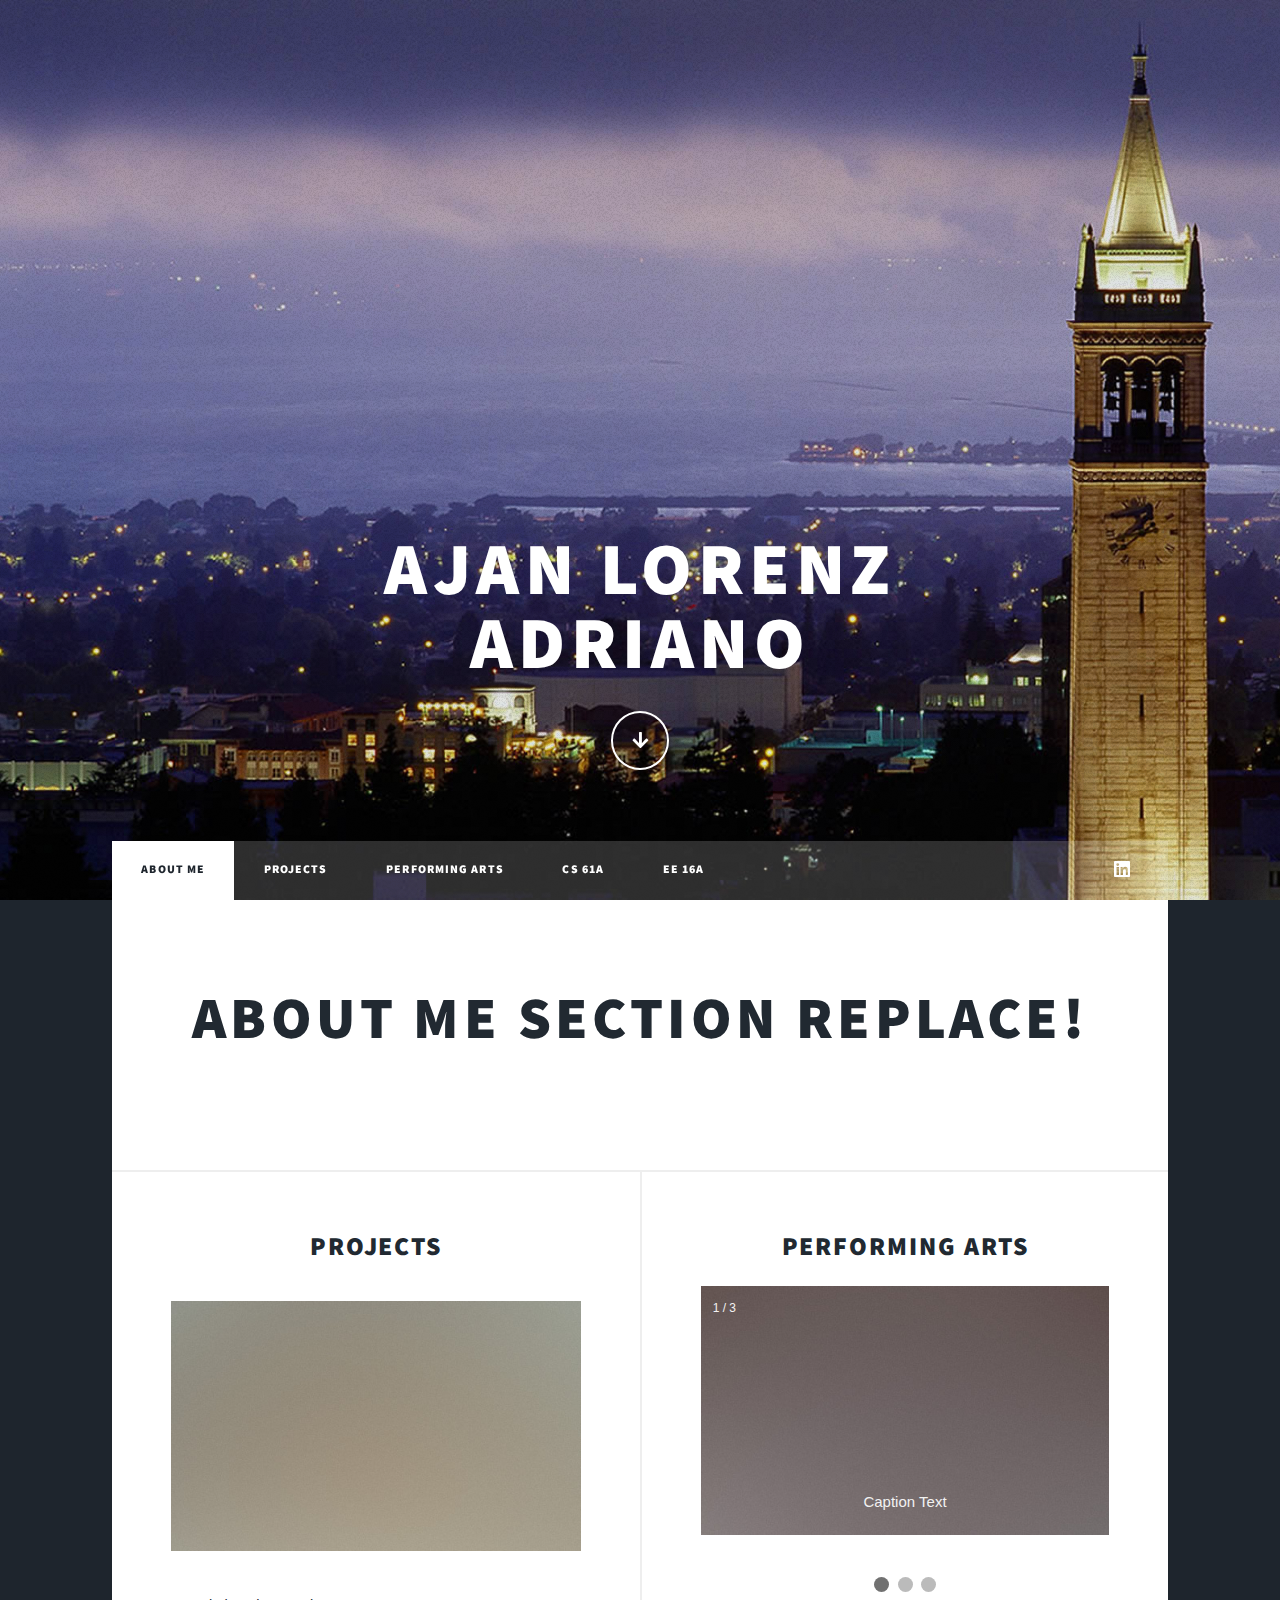
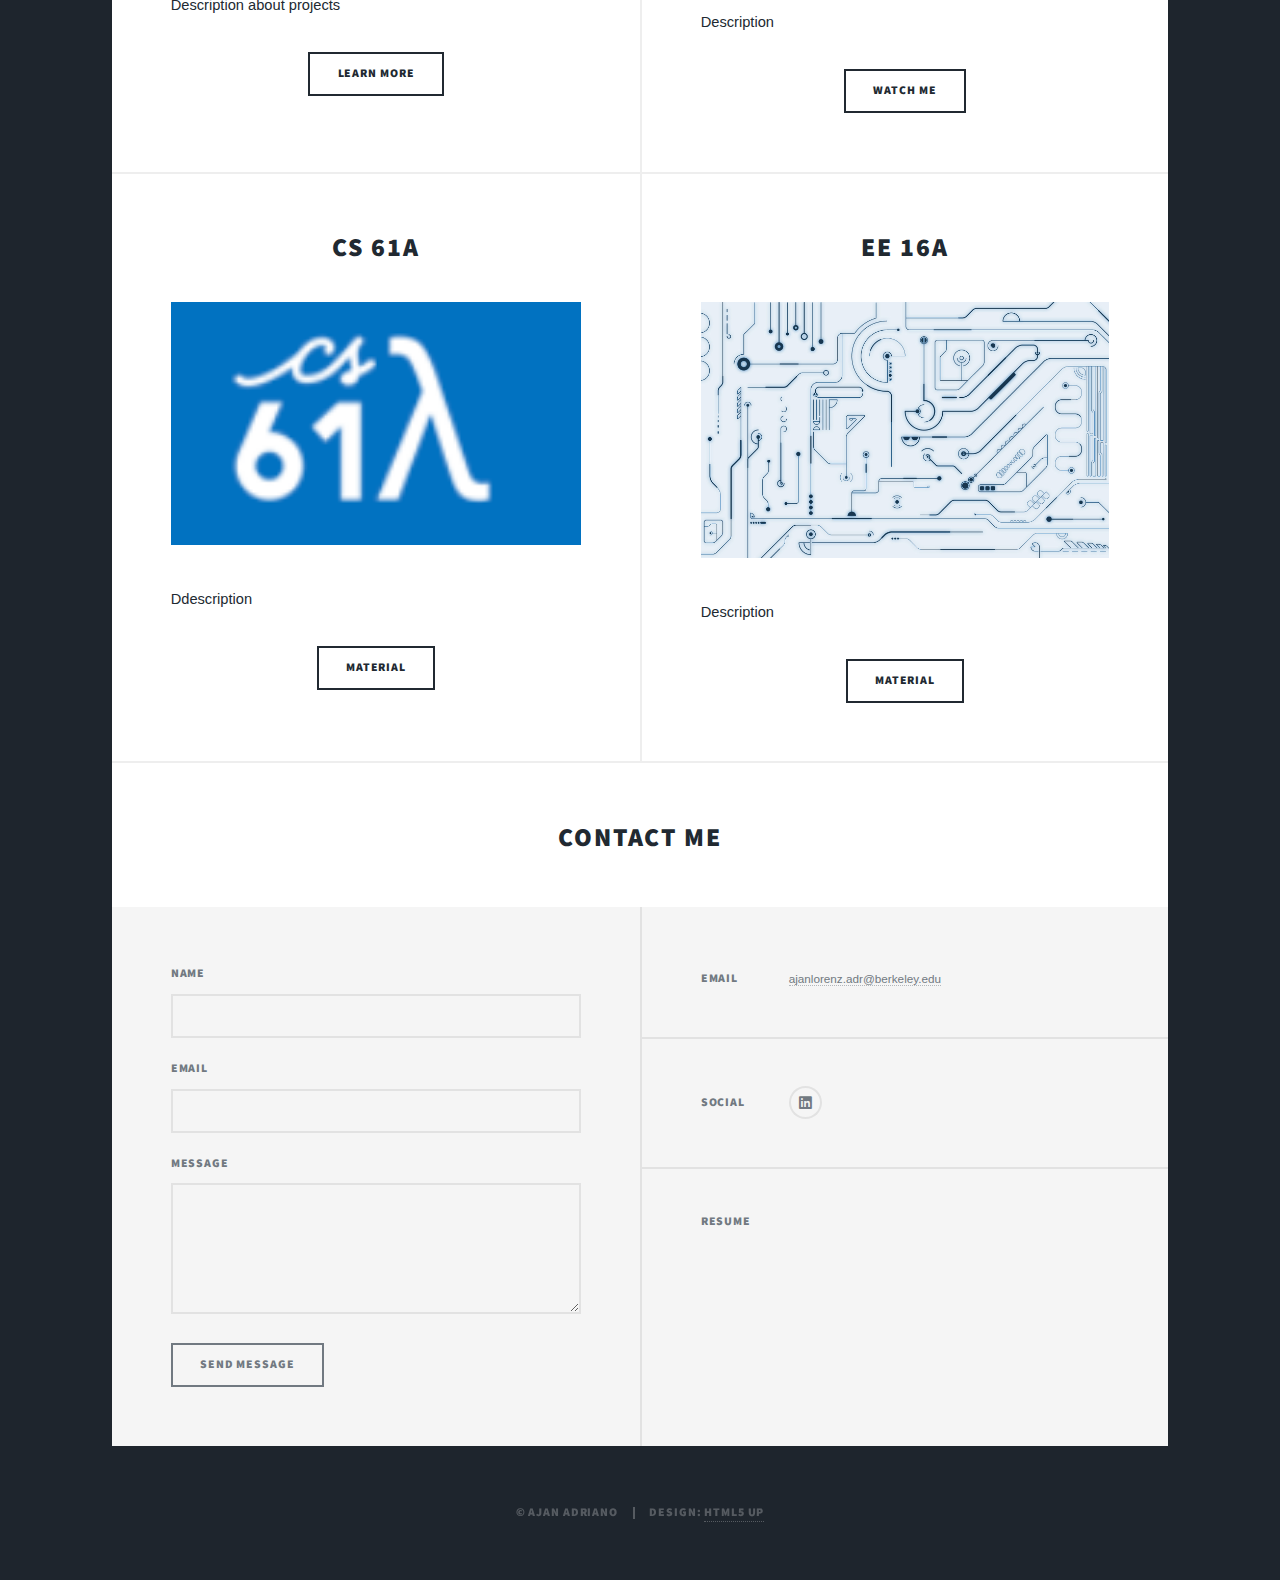
<file: index.html>
<!DOCTYPE HTML>
<!--
	Massively by HTML5 UP
	html5up.net | @ajlkn
	Free for personal and commercial use under the CCA 3.0 license (html5up.net/license)
-->
<html>
	<head>
		<title>Ajan Adriano</title>
		<link rel="shortcut icon" type="image/x-icon" href="images/tabimage.jpg" />
		<meta charset="utf-8" />
		<meta name="viewport" content="width=device-width, initial-scale=1, user-scalable=no" />
		<link rel="stylesheet" href="assets/css/main.css" />
		<noscript><link rel="stylesheet" href="assets/css/noscript.css" /></noscript>
	</head>
	<body class="is-preload">

		<!-- Wrapper -->
			<div id="wrapper" class="fade-in">

				<!-- Intro -->
					<div id="intro">
						<h1>Ajan Lorenz<br />
						Adriano</h1>
						<ul class="actions">
							<li><a href="#header" class="button icon solid solo fa-arrow-down scrolly">Continue</a></li>
						</ul>
					</div>

				<!-- Header -->
					<header id="header">
						<a href="index.html" class="logo">About Me</a>
					</header>

				<!-- Nav -->
					<nav id="nav">
						<ul class="links">
							<li class="active"><a href="index.html">About Me</a></li>
							<li><a href="generic.html">Projects</a></li>
							<li><a href="performingarts.html">Performing Arts</a></li>
							<li><a href="#">CS 61A</a></li>
							<li><a href="elements.html">EE 16A</a></li>
						</ul>
						<ul class="icons">
							<li><a href="https://www.linkedin.com/in/ajan-lorenz-adriano-377b59148/" class="icon brands fa-linkedin"><span class="label">Linkedin</span></a></li>
						</ul>
					</nav>

				<!-- Main -->
					<div id="main">

						<!-- Featured Post -->
							<article class="post featured">
								<header class="major">
								<!-- 	<span class="date">April 25, 2017</span> -->
									<h2><a>About me section REPLACE!
									</a></h2>
								<!-- 	<p>Aenean ornare velit lacus varius enim ullamcorper proin aliquam<br />
									facilisis ante sed etiam magna interdum congue. Lorem ipsum dolor<br />
									amet nullam sed etiam veroeros.</p> -->
								</header>
								<!-- <a href="#" class="image main"><img src="images/pic01.jpg" alt="" /></a>
								<ul class="actions special">
									<li><a href="#" class="button large">Full Story</a></li>
								</ul> -->
							</article>

						<!-- Posts -->
							<section class="posts">
								<article>
									<header>
									<!-- 	<span class="date">April 24, 2017</span> -->
										<h2>Projects</h2>
									</header>
									<a href="#" class="image fit"><img src="images/pic02.jpg" alt="" /></a>
									<p>Description about projects</p>
									<ul class="actions special">
										<li><a href="#" class="button">Learn More</a></li>
									</ul>
								</article>
								<article>
									<header>
										<!-- <span class="date">April 22, 2017</span> -->
										<h2>Performing Arts</br> </h2>
									</header>
									<head>
									<meta name="viewport" content="width=device-width, initial-scale=1">
									<style>
									* {box-sizing: border-box;}
									body {font-family: Verdana, sans-serif;}
									.mySlides {display: none;}
									img {vertical-align: middle;}

									/* Slideshow container */
									.slideshow-container {
									  max-width: 1000px;
									  position: relative;
									  margin: auto;
									}

									/* Caption text */
									.text {
									  color: #f2f2f2;
									  font-size: 15px;
									  padding: 8px 12px;
									  position: absolute;
									  bottom: 8px;
									  width: 100%;
									  text-align: center;
									}

									/* Number text (1/3 etc) */
									.numbertext {
									  color: #f2f2f2;
									  font-size: 12px;
									  padding: 8px 12px;
									  position: absolute;
									  top: 0;
									}

									/* The dots/bullets/indicators */
									.dot {
									  height: 15px;
									  width: 15px;
									  margin: 0 2px;
									  background-color: #bbb;
									  border-radius: 50%;
									  display: inline-block;
									  transition: background-color 0.6s ease;
									}

									.active {
									  background-color: #717171;
									}

									/* Fading animation */
									.fade {
									  -webkit-animation-name: fade;
									  -webkit-animation-duration: 1.5s;
									  animation-name: fade;
									  animation-duration: 1.5s;
									}

									@-webkit-keyframes fade {
									  from {opacity: .4} 
									  to {opacity: 1}
									}

									@keyframes fade {
									  from {opacity: .4} 
									  to {opacity: 1}
									}

									/* On smaller screens, decrease text size */
									@media only screen and (max-width: 300px) {
									  .text {font-size: 11px}
									}
									</style>
									</head>
									<body>


									<div class="slideshow-container">

									<div class="mySlides fade">
									  <div class="numbertext">1 / 3</div>
									  <img src="images/pic03.jpg" style="width:100%">
									  <div class="text">Caption Text</div>
									</div>

									<div class="mySlides fade">
									  <div class="numbertext">2 / 3</div>
									  <img src="images/pic02.jpg" style="width:100%">
									  <div class="text">Caption Two</div>
									</div>

									<div class="mySlides fade">
									  <div class="numbertext">3 / 3</div>
									  <img src="images/pic03.jpg" style="width:100%">
									  <div class="text">Caption Three</div>
									</div>

									</div>
									<br>

									<div style="text-align:center">
									  <span class="dot"></span> 
									  <span class="dot"></span> 
									  <span class="dot"></span> 
									</div>

									<script>
									var slideIndex = 0;
									showSlides();

									function showSlides() {
									  var i;
									  var slides = document.getElementsByClassName("mySlides");
									  var dots = document.getElementsByClassName("dot");
									  for (i = 0; i < slides.length; i++) {
									    slides[i].style.display = "none";  
									  }
									  slideIndex++;
									  if (slideIndex > slides.length) {slideIndex = 1}    
									  for (i = 0; i < dots.length; i++) {
									    dots[i].className = dots[i].className.replace(" active", "");
									  }
									  slides[slideIndex-1].style.display = "block";  
									  dots[slideIndex-1].className += " active";
									  setTimeout(showSlides, 3000); // Change image every 3 seconds
									}
									</script>

									</body>
									<p>Description</p>
									<ul class="actions special">
										<li><a href="performingarts.html" class="button">Watch Me</a></li>
									</ul>
								</article>
								<article>
									<header>
										
										<h2>CS 61A</h2>
									</header>
									<a href="https://cs61a.org" class="image fit"><img src="images/CS61A.jpg" alt="" /></a>
									<p>Ddescription</p>
									<ul class="actions special">
										<li><a href="#" class="button">Material</a></li>
									</ul>
								</article>
								<article>
									<header>
									
										<h2>EE 16A</h2>
									</header>
									<a href="http://ee16a.com" class="image fit"><img src="images/EE16A.jpg" alt="" /></a>
									<p>Description</p>
									<ul class="actions special">
										<li><a href="#" class="button">Material</a></li>
									</ul>
								</article>
							</section>

						<!-- Footer -->
							<footer>
								<!-- <div class="pagination">
									<a href="#" class="previous">Prev</a>
									<a href="#" class="page active">1</a>
									<a href="#" class="page">2</a>
									<a href="#" class="page">3</a>
									<span class="extra">&hellip;</span>
									<a href="#" class="page">8</a>
									<a href="#" class="page">9</a>
									<a href="#" class="page">10</a>
									<a href="#" class="next">Next</a>
								</div> -->
								<h2> Contact Me </h2>
							</footer>

					</div>

				<!-- Footer -->
					<footer id="footer">
						<section>
							<form method="post" action="mailto:ajanlorenz.adr@berkeley.edu">
								<div class="fields">
									<div class="field">
										<label for="name">Name</label>
										<input type="text" name="name" id="name" />
									</div>
									<div class="field">
										<label for="email">Email</label>
										<input type="text" name="email" id="email" />
									</div>
									<div class="field">
										<label for="message">Message</label>
										<textarea name="message" id="message" rows="3"></textarea>
									</div>
								</div>
								<ul class="actions">
									<li><input type="submit" value="Send Message" /></li>
								</ul>
							</form>
						</section>
						<section class="split contact">
							<section>
								<h3>Email</h3>
								<p><a href="mailto:ajanlorenz.adr@berkeley.edu">ajanlorenz.adr@berkeley.edu</a></p>
							</section>
							<section>
								<h3>Social</h3>
								<ul class="icons alt">
									<li><a href="https://www.linkedin.com/in/ajan-lorenz-adriano-377b59148/" class="icon brands fa-linkedin"><span class="label">Linkedin</span></a></li>

								</ul>
							</section>
							<section>
								<h3><a href="Ajan_Adriano_Resume.pdf">Resume</a></h3>

							</section>
						</section>
					</footer>

				<!-- Copyright -->
					<div id="copyright">
						<ul><li>&copy; Ajan Adriano</li><li>Design: <a href="https://html5up.net">HTML5 UP</a></li></ul>
					</div>

			</div>

		<!-- Scripts -->
			<script src="assets/js/jquery.min.js"></script>
			<script src="assets/js/jquery.scrollex.min.js"></script>
			<script src="assets/js/jquery.scrolly.min.js"></script>
			<script src="assets/js/browser.min.js"></script>
			<script src="assets/js/breakpoints.min.js"></script>
			<script src="assets/js/util.js"></script>
			<script src="assets/js/main.js"></script>

	</body>
</html>
</file>
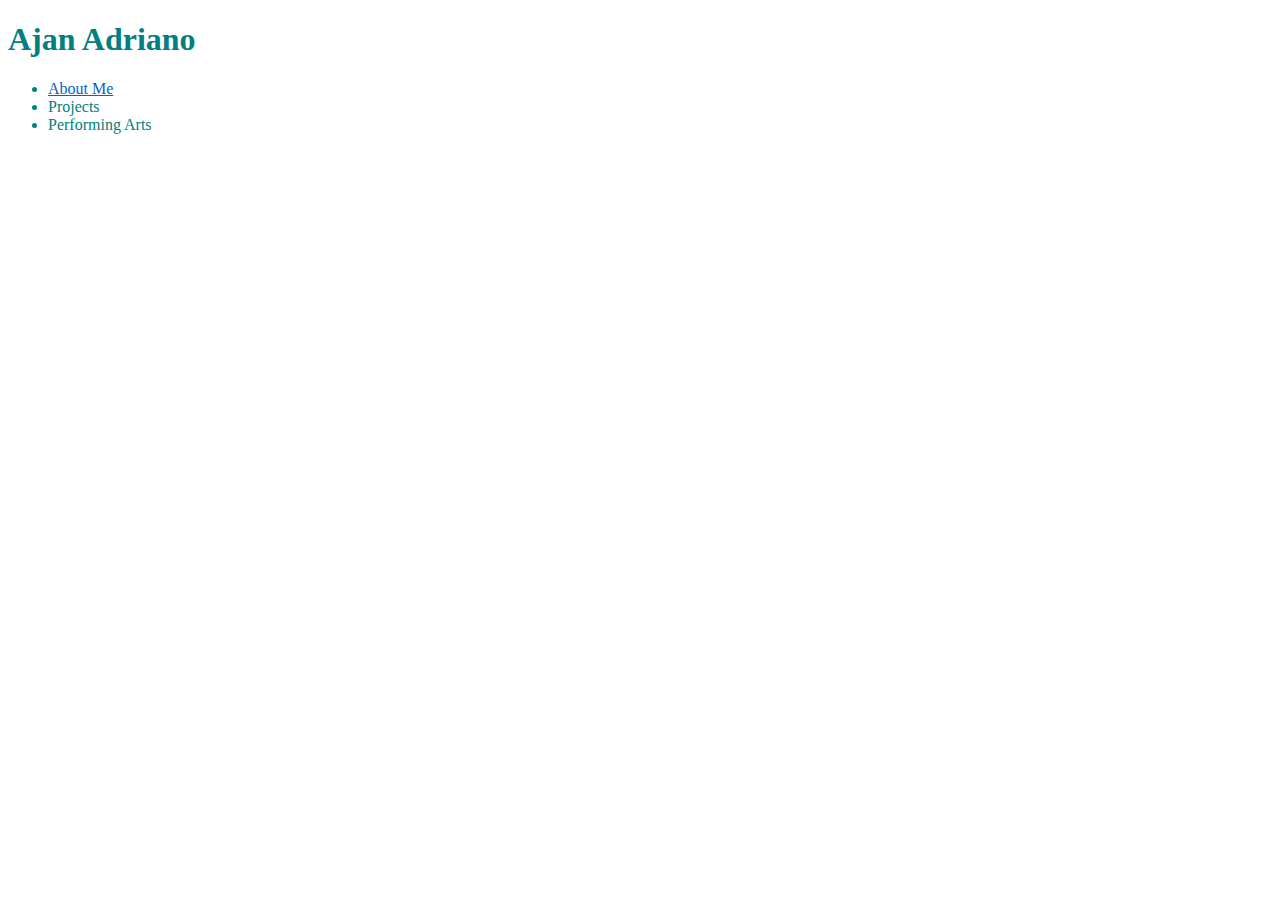
<file: Old Info/index.html>
<!DOCTYPE html>
<!-- header types <h1> ... <h6>

<p> for paragraph description

<a id="learn-code" href="url"> Text </a>
id can only be used one [unique to element its assigned to]

<img src="url.jpg"/>
<video width="size" height="size" controls> <source src=url.mp4 type="video/mp4"></video>  (controls adds play, pause, and volum control) 

<ul>
	<li> item one </li>
	...
	<li> item n </li>
</ul/

<div class="name">

id can go in anywhere

<-->

<html>
	<head>
  		<title>Ajan Adriano</title>
  		<meta charset="utf-8"/>
  		<link rel="stylesheet" type="text/css" href="main.css">
	</head>

	<div class="main">
		<h1>Ajan Adriano</h1>
		<ul>
			<li><a href="aboutme.html">About Me</a></li>
			<li>Projects</li>
			<li>Performing Arts</li>
		</ul>
	</div>

</html>
</file>
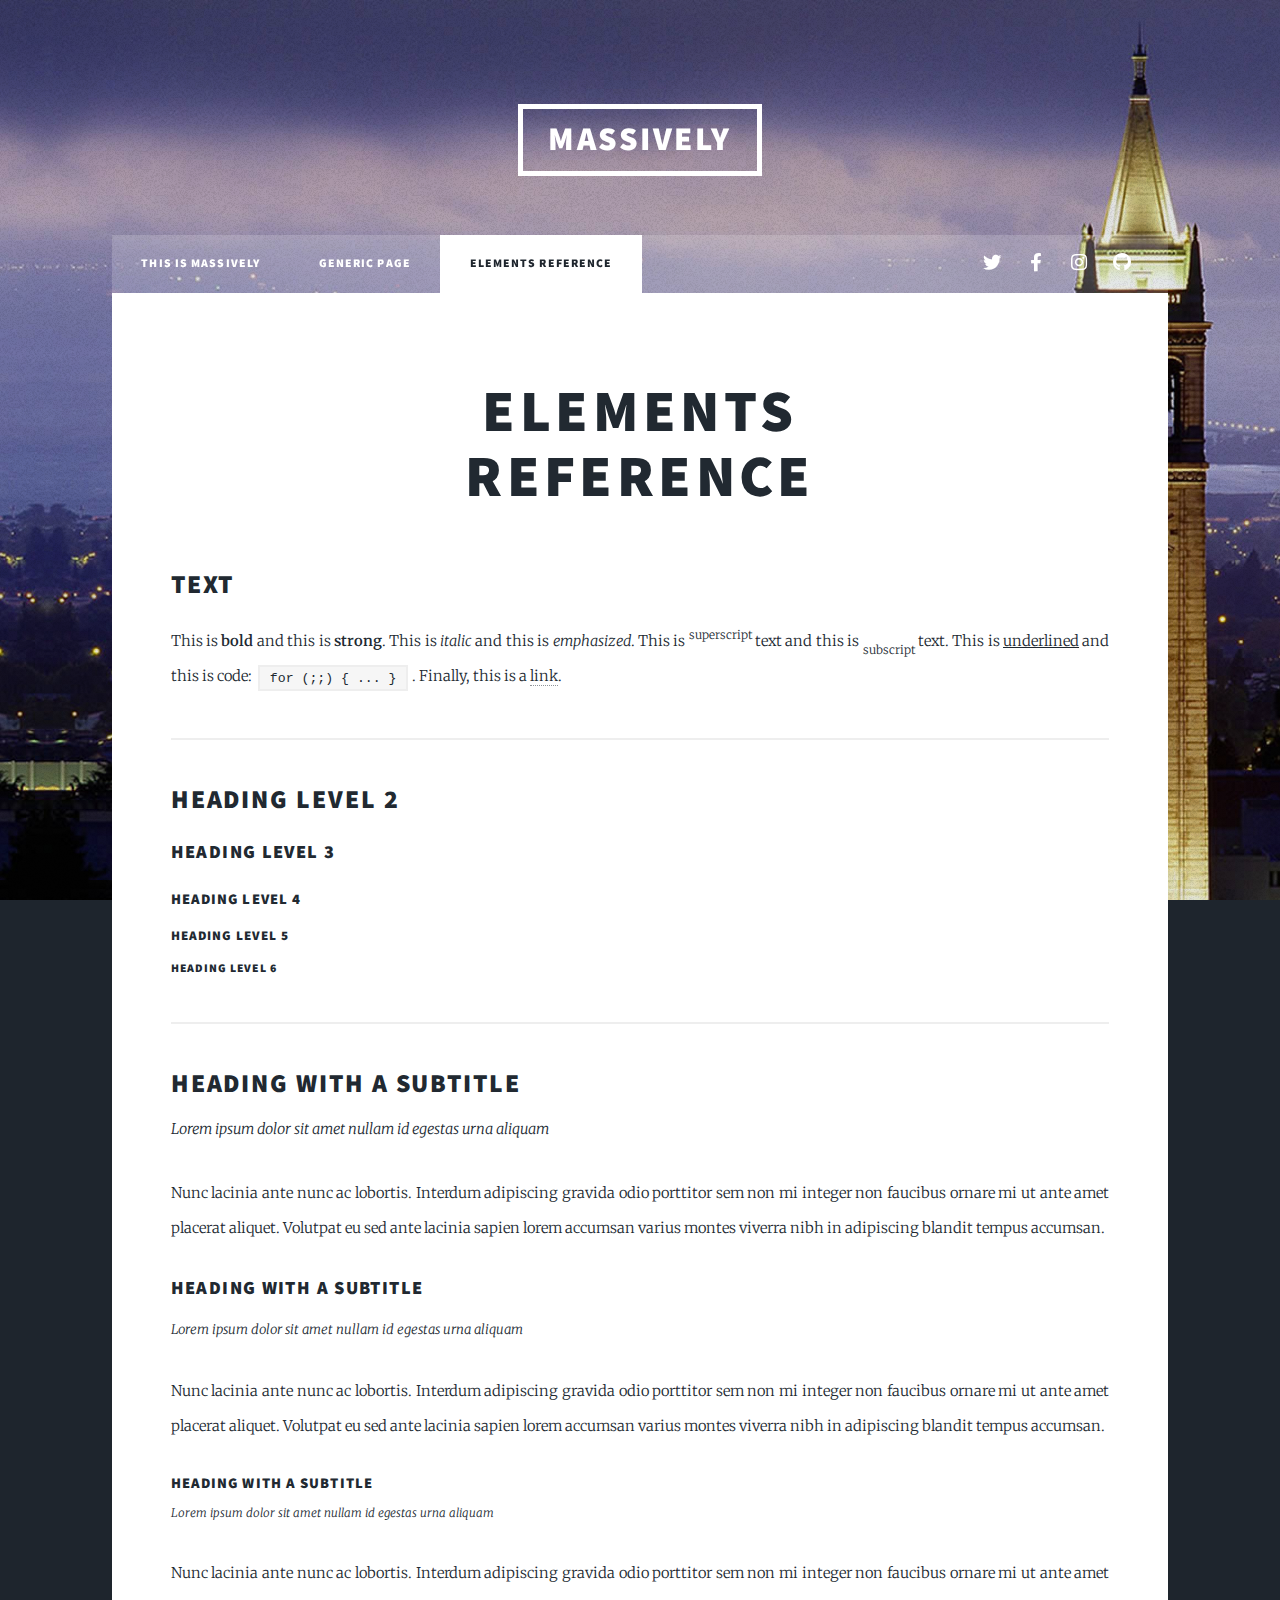
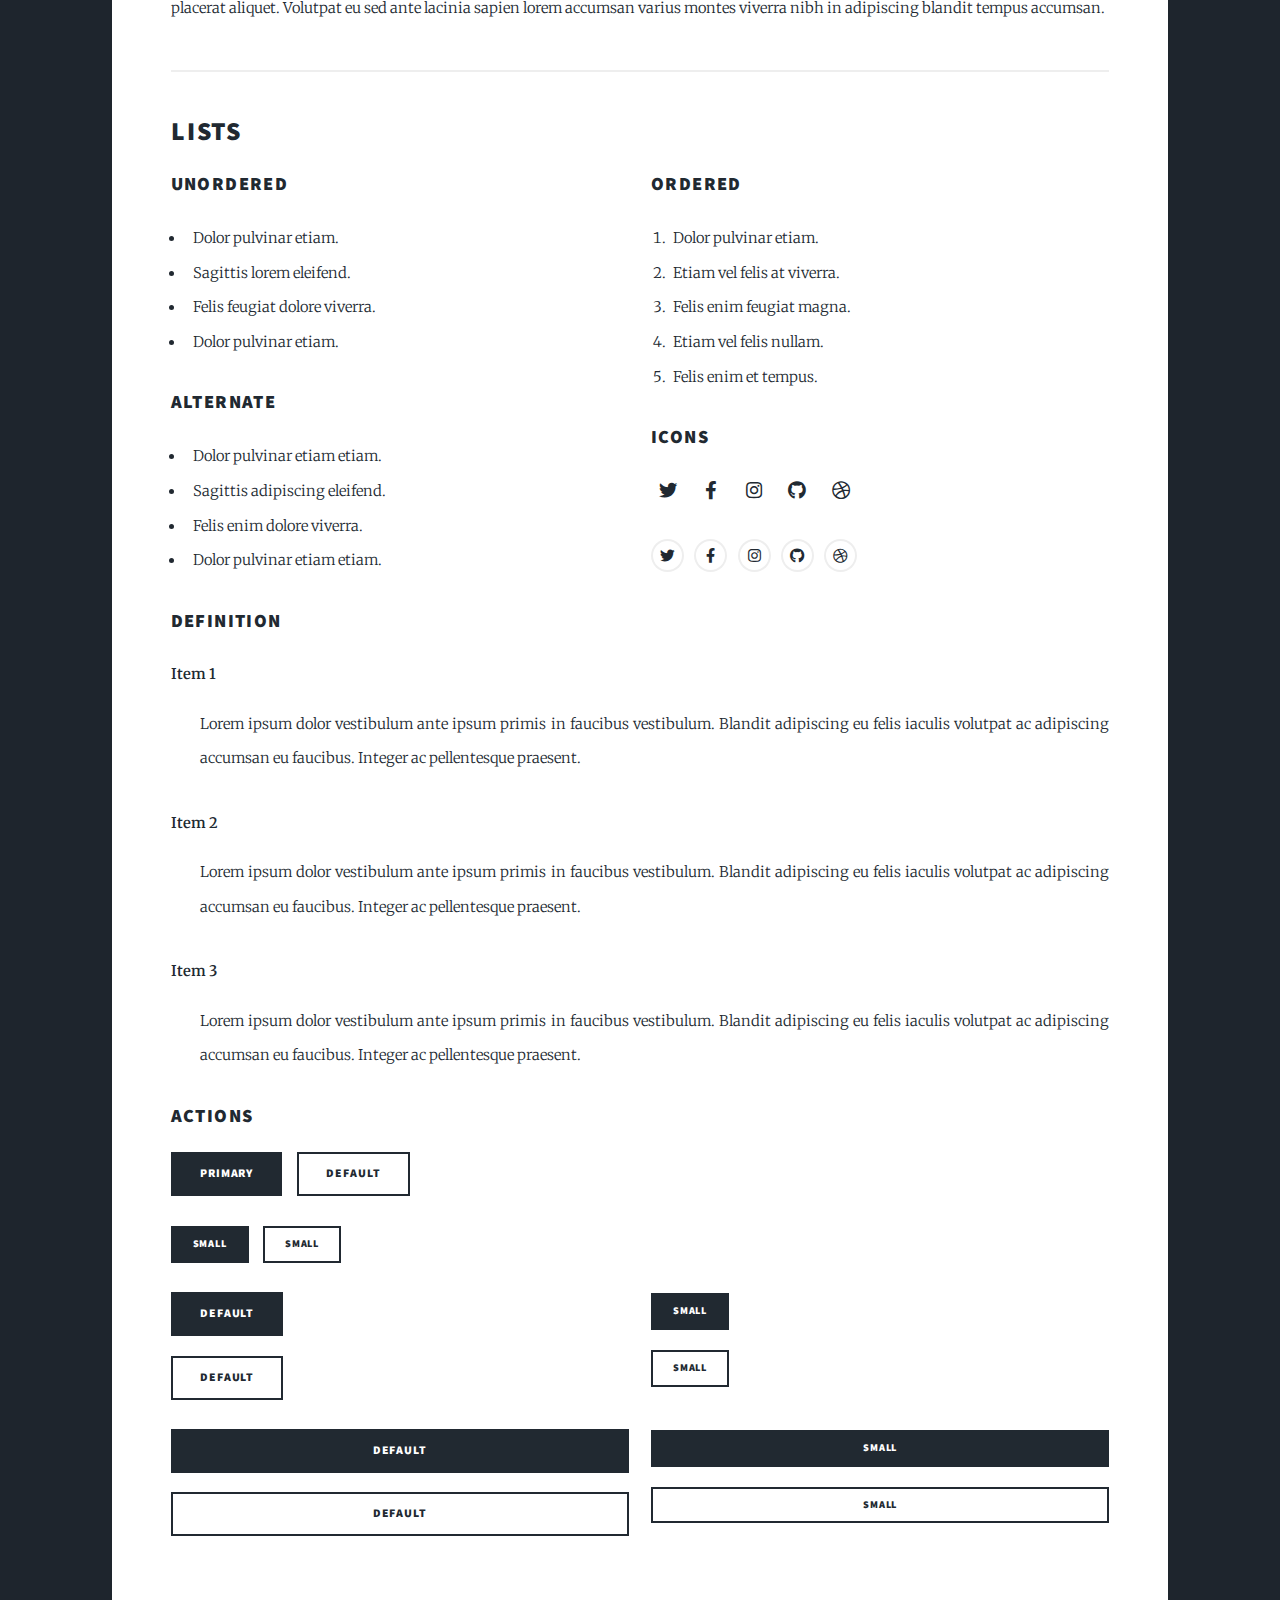
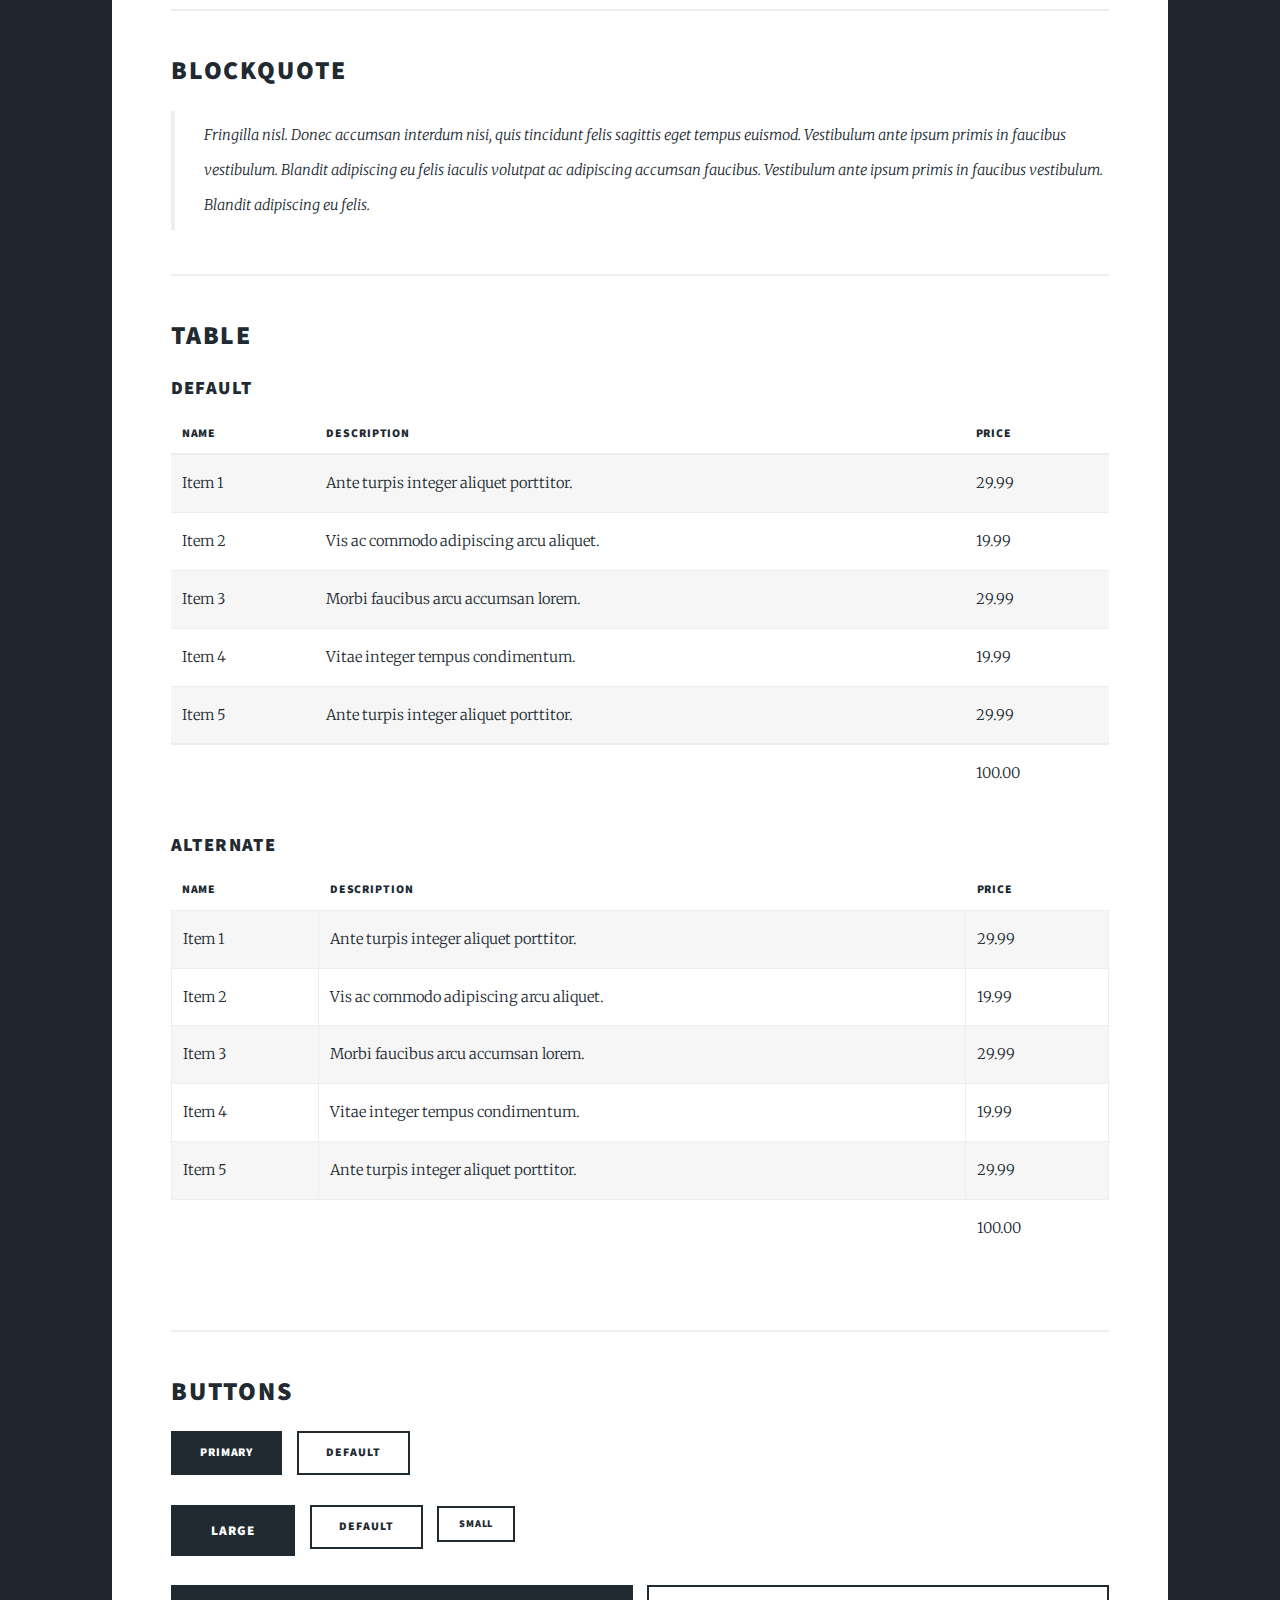
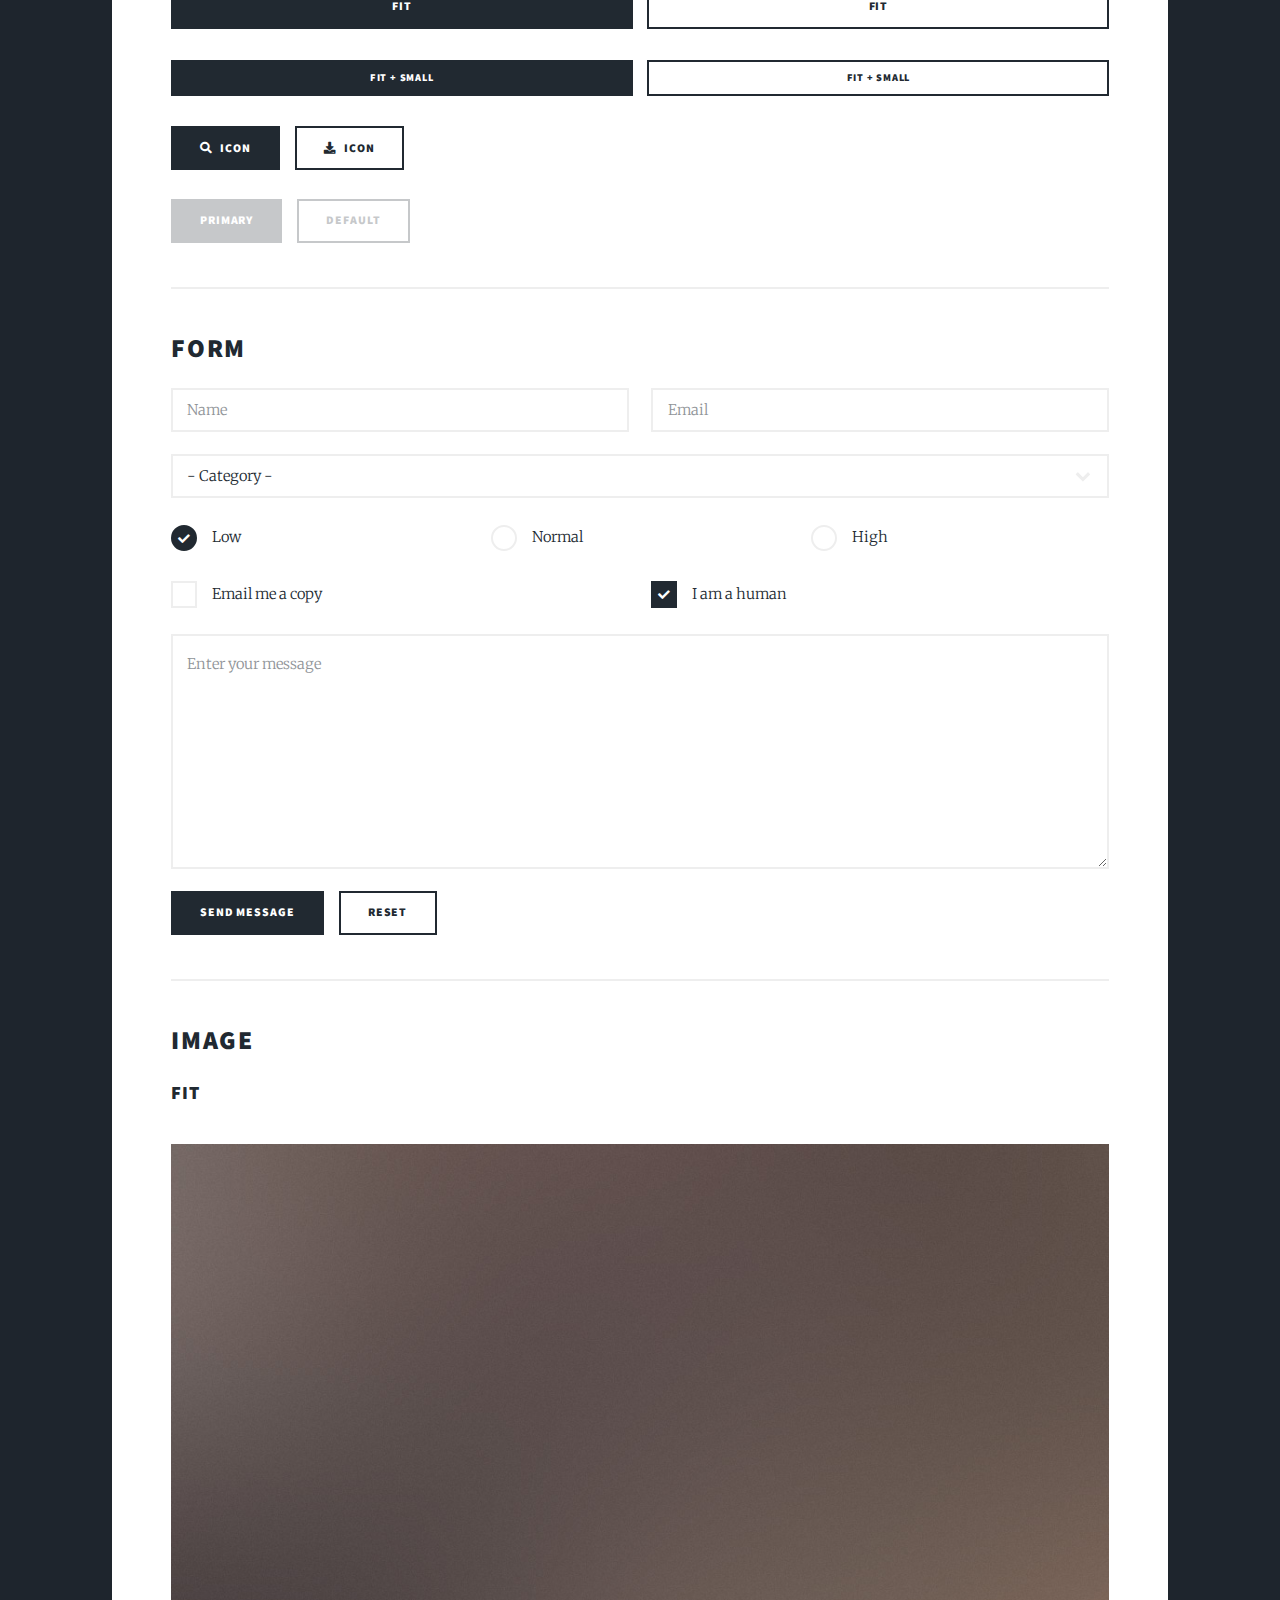
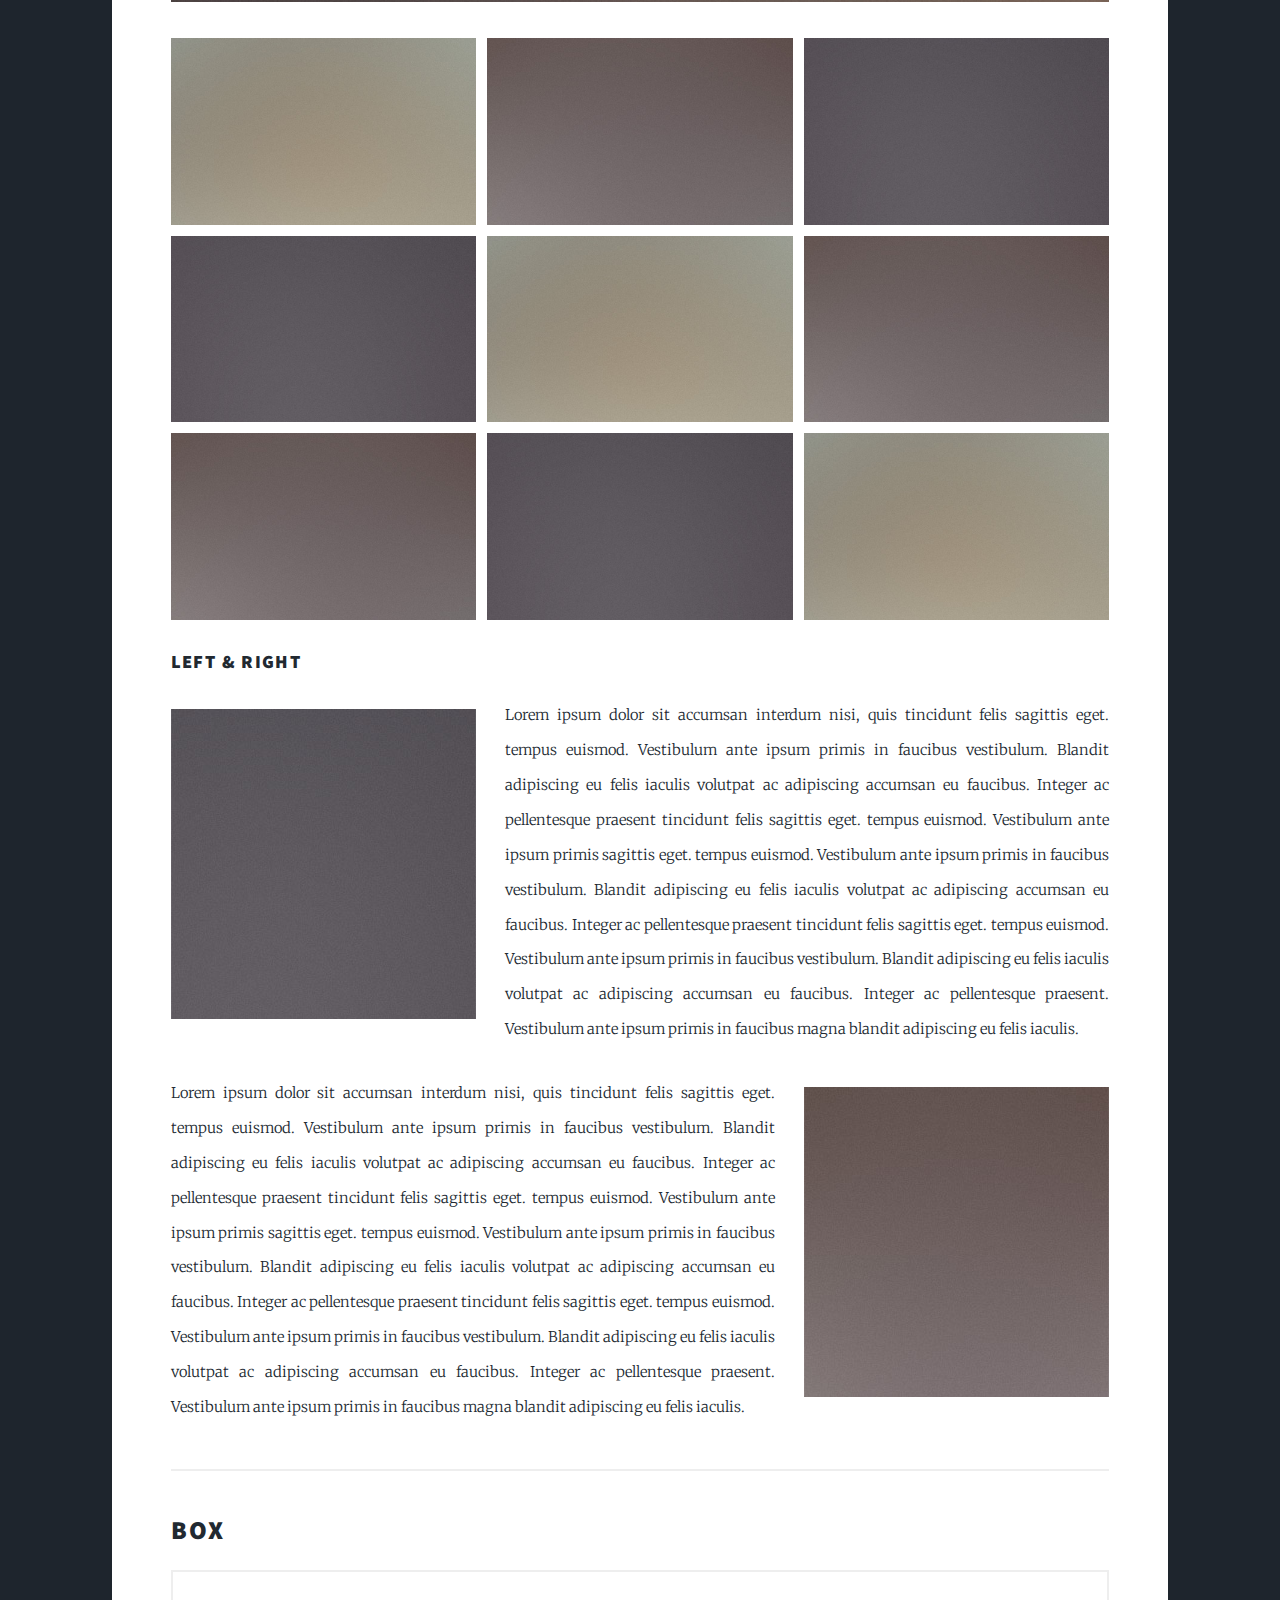
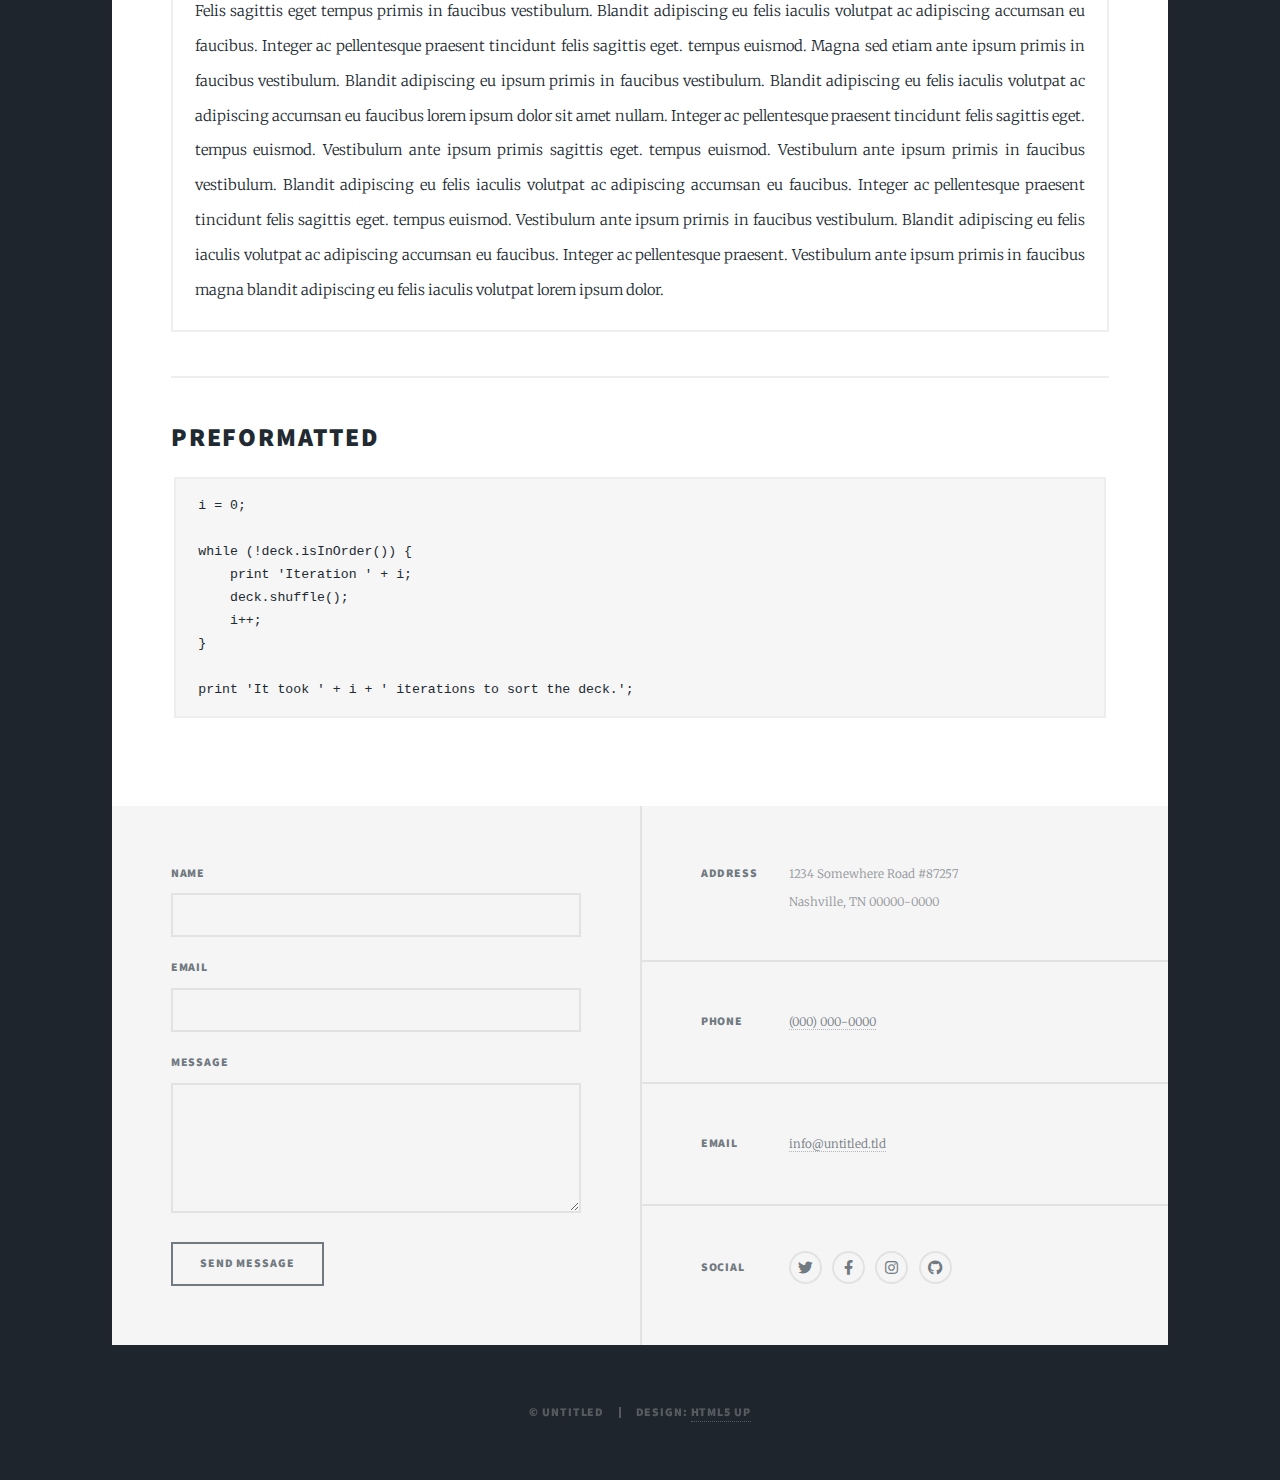
<file: elements.html>
<!DOCTYPE HTML>
<!--
	Massively by HTML5 UP
	html5up.net | @ajlkn
	Free for personal and commercial use under the CCA 3.0 license (html5up.net/license)
-->
<html>
	<head>
		<title>Elements Reference - Massively by HTML5 UP</title>
		<meta charset="utf-8" />
		<meta name="viewport" content="width=device-width, initial-scale=1, user-scalable=no" />
		<link rel="stylesheet" href="assets/css/main.css" />
		<noscript><link rel="stylesheet" href="assets/css/noscript.css" /></noscript>
	</head>
	<body class="is-preload">

		<!-- Wrapper -->
			<div id="wrapper">

				<!-- Header -->
					<header id="header">
						<a href="index.html" class="logo">Massively</a>
					</header>

				<!-- Nav -->
					<nav id="nav">
						<ul class="links">
							<li><a href="index.html">This is Massively</a></li>
							<li><a href="generic.html">Generic Page</a></li>
							<li class="active"><a href="elements.html">Elements Reference</a></li>
						</ul>
						<ul class="icons">
							<li><a href="#" class="icon brands fa-twitter"><span class="label">Twitter</span></a></li>
							<li><a href="#" class="icon brands fa-facebook-f"><span class="label">Facebook</span></a></li>
							<li><a href="#" class="icon brands fa-instagram"><span class="label">Instagram</span></a></li>
							<li><a href="#" class="icon brands fa-github"><span class="label">GitHub</span></a></li>
						</ul>
					</nav>

				<!-- Main -->
					<div id="main">

						<!-- Post -->
							<section class="post">
								<header class="major">
									<h1>Elements<br />
									Reference</h1>
								</header>

								<!-- Text stuff -->
									<h2>Text</h2>
									<p>This is <b>bold</b> and this is <strong>strong</strong>. This is <i>italic</i> and this is <em>emphasized</em>.
									This is <sup>superscript</sup> text and this is <sub>subscript</sub> text.
									This is <u>underlined</u> and this is code: <code>for (;;) { ... }</code>.
									Finally, this is a <a href="#">link</a>.</p>
									<hr />
									<h2>Heading Level 2</h2>
									<h3>Heading Level 3</h3>
									<h4>Heading Level 4</h4>
									<h5>Heading Level 5</h5>
									<h6>Heading Level 6</h6>
									<hr />
									<header>
										<h2>Heading with a Subtitle</h2>
										<p>Lorem ipsum dolor sit amet nullam id egestas urna aliquam</p>
									</header>
									<p>Nunc lacinia ante nunc ac lobortis. Interdum adipiscing gravida odio porttitor sem non mi integer non faucibus ornare mi ut ante amet placerat aliquet. Volutpat eu sed ante lacinia sapien lorem accumsan varius montes viverra nibh in adipiscing blandit tempus accumsan.</p>
									<header>
										<h3>Heading with a Subtitle</h3>
										<p>Lorem ipsum dolor sit amet nullam id egestas urna aliquam</p>
									</header>
									<p>Nunc lacinia ante nunc ac lobortis. Interdum adipiscing gravida odio porttitor sem non mi integer non faucibus ornare mi ut ante amet placerat aliquet. Volutpat eu sed ante lacinia sapien lorem accumsan varius montes viverra nibh in adipiscing blandit tempus accumsan.</p>
									<header>
										<h4>Heading with a Subtitle</h4>
										<p>Lorem ipsum dolor sit amet nullam id egestas urna aliquam</p>
									</header>
									<p>Nunc lacinia ante nunc ac lobortis. Interdum adipiscing gravida odio porttitor sem non mi integer non faucibus ornare mi ut ante amet placerat aliquet. Volutpat eu sed ante lacinia sapien lorem accumsan varius montes viverra nibh in adipiscing blandit tempus accumsan.</p>

									<hr />

								<!-- Lists -->
									<h2>Lists</h2>
									<div class="row">
										<div class="col-6 col-12-small">

											<h3>Unordered</h3>
											<ul>
												<li>Dolor pulvinar etiam.</li>
												<li>Sagittis lorem eleifend.</li>
												<li>Felis feugiat dolore viverra.</li>
												<li>Dolor pulvinar etiam.</li>
											</ul>

											<h3>Alternate</h3>
											<ul class="alt">
												<li>Dolor pulvinar etiam etiam.</li>
												<li>Sagittis adipiscing eleifend.</li>
												<li>Felis enim dolore viverra.</li>
												<li>Dolor pulvinar etiam etiam.</li>
											</ul>

										</div>
										<div class="col-6 col-12-small">

											<h3>Ordered</h3>
											<ol>
												<li>Dolor pulvinar etiam.</li>
												<li>Etiam vel felis at viverra.</li>
												<li>Felis enim feugiat magna.</li>
												<li>Etiam vel felis nullam.</li>
												<li>Felis enim et tempus.</li>
											</ol>

											<h3>Icons</h3>
											<ul class="icons">
												<li><a href="#" class="icon brands fa-twitter"><span class="label">Twitter</span></a></li>
												<li><a href="#" class="icon brands fa-facebook-f"><span class="label">Facebook</span></a></li>
												<li><a href="#" class="icon brands fa-instagram"><span class="label">Instagram</span></a></li>
												<li><a href="#" class="icon brands fa-github"><span class="label">Github</span></a></li>
												<li><a href="#" class="icon brands fa-dribbble"><span class="label">Dribbble</span></a></li>
											</ul>
											<ul class="icons alt">
												<li><a href="#" class="icon brands alt fa-twitter"><span class="label">Twitter</span></a></li>
												<li><a href="#" class="icon brands alt fa-facebook-f"><span class="label">Facebook</span></a></li>
												<li><a href="#" class="icon brands alt fa-instagram"><span class="label">Instagram</span></a></li>
												<li><a href="#" class="icon brands alt fa-github"><span class="label">Github</span></a></li>
												<li><a href="#" class="icon brands alt fa-dribbble"><span class="label">Dribbble</span></a></li>
											</ul>

										</div>
									</div>
									<h3>Definition</h3>
									<dl>
										<dt>Item 1</dt>
										<dd>
											<p>Lorem ipsum dolor vestibulum ante ipsum primis in faucibus vestibulum. Blandit adipiscing eu felis iaculis volutpat ac adipiscing accumsan eu faucibus. Integer ac pellentesque praesent.</p>
										</dd>
										<dt>Item 2</dt>
										<dd>
											<p>Lorem ipsum dolor vestibulum ante ipsum primis in faucibus vestibulum. Blandit adipiscing eu felis iaculis volutpat ac adipiscing accumsan eu faucibus. Integer ac pellentesque praesent.</p>
										</dd>
										<dt>Item 3</dt>
										<dd>
											<p>Lorem ipsum dolor vestibulum ante ipsum primis in faucibus vestibulum. Blandit adipiscing eu felis iaculis volutpat ac adipiscing accumsan eu faucibus. Integer ac pellentesque praesent.</p>
										</dd>
									</dl>

									<h3>Actions</h3>
									<ul class="actions">
										<li><a href="#" class="button primary">Primary</a></li>
										<li><a href="#" class="button">Default</a></li>
									</ul>
									<ul class="actions small">
										<li><a href="#" class="button primary small">Small</a></li>
										<li><a href="#" class="button small">Small</a></li>
									</ul>
									<div class="row">
										<div class="col-6 col-12-small">
											<ul class="actions stacked">
												<li><a href="#" class="button primary">Default</a></li>
												<li><a href="#" class="button">Default</a></li>
											</ul>
										</div>
										<div class="col-6 col-12-small">
											<ul class="actions stacked">
												<li><a href="#" class="button primary small">Small</a></li>
												<li><a href="#" class="button small">Small</a></li>
											</ul>
										</div>
									</div>
									<div class="row">
										<div class="col-6 col-12-small">
											<ul class="actions stacked">
												<li><a href="#" class="button primary fit">Default</a></li>
												<li><a href="#" class="button fit">Default</a></li>
											</ul>
										</div>
										<div class="col-6 col-12-small">
											<ul class="actions stacked">
												<li><a href="#" class="button primary small fit">Small</a></li>
												<li><a href="#" class="button small fit">Small</a></li>
											</ul>
										</div>
									</div>

									<hr />

								<!-- Blockquote -->
									<h2>Blockquote</h2>
									<blockquote>Fringilla nisl. Donec accumsan interdum nisi, quis tincidunt felis sagittis eget tempus euismod. Vestibulum ante ipsum primis in faucibus vestibulum. Blandit adipiscing eu felis iaculis volutpat ac adipiscing accumsan faucibus. Vestibulum ante ipsum primis in faucibus vestibulum. Blandit adipiscing eu felis.</blockquote>

									<hr />

								<!-- Table -->
									<h2>Table</h2>

									<h3>Default</h3>
									<div class="table-wrapper">
										<table>
											<thead>
												<tr>
													<th>Name</th>
													<th>Description</th>
													<th>Price</th>
												</tr>
											</thead>
											<tbody>
												<tr>
													<td>Item 1</td>
													<td>Ante turpis integer aliquet porttitor.</td>
													<td>29.99</td>
												</tr>
												<tr>
													<td>Item 2</td>
													<td>Vis ac commodo adipiscing arcu aliquet.</td>
													<td>19.99</td>
												</tr>
												<tr>
													<td>Item 3</td>
													<td> Morbi faucibus arcu accumsan lorem.</td>
													<td>29.99</td>
												</tr>
												<tr>
													<td>Item 4</td>
													<td>Vitae integer tempus condimentum.</td>
													<td>19.99</td>
												</tr>
												<tr>
													<td>Item 5</td>
													<td>Ante turpis integer aliquet porttitor.</td>
													<td>29.99</td>
												</tr>
											</tbody>
											<tfoot>
												<tr>
													<td colspan="2"></td>
													<td>100.00</td>
												</tr>
											</tfoot>
										</table>
									</div>

									<h3>Alternate</h3>
									<div class="table-wrapper">
										<table class="alt">
											<thead>
												<tr>
													<th>Name</th>
													<th>Description</th>
													<th>Price</th>
												</tr>
											</thead>
											<tbody>
												<tr>
													<td>Item 1</td>
													<td>Ante turpis integer aliquet porttitor.</td>
													<td>29.99</td>
												</tr>
												<tr>
													<td>Item 2</td>
													<td>Vis ac commodo adipiscing arcu aliquet.</td>
													<td>19.99</td>
												</tr>
												<tr>
													<td>Item 3</td>
													<td> Morbi faucibus arcu accumsan lorem.</td>
													<td>29.99</td>
												</tr>
												<tr>
													<td>Item 4</td>
													<td>Vitae integer tempus condimentum.</td>
													<td>19.99</td>
												</tr>
												<tr>
													<td>Item 5</td>
													<td>Ante turpis integer aliquet porttitor.</td>
													<td>29.99</td>
												</tr>
											</tbody>
											<tfoot>
												<tr>
													<td colspan="2"></td>
													<td>100.00</td>
												</tr>
											</tfoot>
										</table>
									</div>

									<hr />

								<!-- Buttons -->
									<h2>Buttons</h2>
									<ul class="actions">
										<li><a href="#" class="button primary">Primary</a></li>
										<li><a href="#" class="button">Default</a></li>
									</ul>
									<ul class="actions">
										<li><a href="#" class="button primary large">Large</a></li>
										<li><a href="#" class="button">Default</a></li>
										<li><a href="#" class="button small">Small</a></li>
									</ul>
									<ul class="actions fit">
										<li><a href="#" class="button primary fit">Fit</a></li>
										<li><a href="#" class="button fit">Fit</a></li>
									</ul>
									<ul class="actions fit small">
										<li><a href="#" class="button primary fit small">Fit + Small</a></li>
										<li><a href="#" class="button fit small">Fit + Small</a></li>
									</ul>
									<ul class="actions">
										<li><a href="#" class="button primary icon solid fa-search">Icon</a></li>
										<li><a href="#" class="button icon solid fa-download">Icon</a></li>
									</ul>
									<ul class="actions">
										<li><span class="button primary disabled">Primary</span></li>
										<li><span class="button disabled">Default</span></li>
									</ul>

									<hr />

								<!-- Form -->
									<h2>Form</h2>

									<form method="post" action="#">
										<div class="row gtr-uniform">
											<div class="col-6 col-12-xsmall">
												<input type="text" name="demo-name" id="demo-name" value="" placeholder="Name" />
											</div>
											<div class="col-6 col-12-xsmall">
												<input type="email" name="demo-email" id="demo-email" value="" placeholder="Email" />
											</div>
											<!-- Break -->
											<div class="col-12">
												<select name="demo-category" id="demo-category">
													<option value="">- Category -</option>
													<option value="1">Manufacturing</option>
													<option value="1">Shipping</option>
													<option value="1">Administration</option>
													<option value="1">Human Resources</option>
												</select>
											</div>
											<!-- Break -->
											<div class="col-4 col-12-small">
												<input type="radio" id="demo-priority-low" name="demo-priority" checked>
												<label for="demo-priority-low">Low</label>
											</div>
											<div class="col-4 col-12-small">
												<input type="radio" id="demo-priority-normal" name="demo-priority">
												<label for="demo-priority-normal">Normal</label>
											</div>
											<div class="col-4 col-12-small">
												<input type="radio" id="demo-priority-high" name="demo-priority">
												<label for="demo-priority-high">High</label>
											</div>
											<!-- Break -->
											<div class="col-6 col-12-small">
												<input type="checkbox" id="demo-copy" name="demo-copy">
												<label for="demo-copy">Email me a copy</label>
											</div>
											<div class="col-6 col-12-small">
												<input type="checkbox" id="demo-human" name="demo-human" checked>
												<label for="demo-human">I am a human</label>
											</div>
											<!-- Break -->
											<div class="col-12">
												<textarea name="demo-message" id="demo-message" placeholder="Enter your message" rows="6"></textarea>
											</div>
											<!-- Break -->
											<div class="col-12">
												<ul class="actions">
													<li><input type="submit" value="Send Message" class="primary" /></li>
													<li><input type="reset" value="Reset" /></li>
												</ul>
											</div>
										</div>
									</form>

									<hr />

								<!-- Image -->
									<h2>Image</h2>

									<h3>Fit</h3>
									<span class="image fit"><img src="images/pic01.jpg" alt="" /></span>
									<div class="box alt">
										<div class="row gtr-50 gtr-uniform">
											<div class="col-4"><span class="image fit"><img src="images/pic02.jpg" alt="" /></span></div>
											<div class="col-4"><span class="image fit"><img src="images/pic03.jpg" alt="" /></span></div>
											<div class="col-4"><span class="image fit"><img src="images/pic04.jpg" alt="" /></span></div>
											<!-- Break -->
											<div class="col-4"><span class="image fit"><img src="images/pic04.jpg" alt="" /></span></div>
											<div class="col-4"><span class="image fit"><img src="images/pic02.jpg" alt="" /></span></div>
											<div class="col-4"><span class="image fit"><img src="images/pic03.jpg" alt="" /></span></div>
											<!-- Break -->
											<div class="col-4"><span class="image fit"><img src="images/pic03.jpg" alt="" /></span></div>
											<div class="col-4"><span class="image fit"><img src="images/pic04.jpg" alt="" /></span></div>
											<div class="col-4"><span class="image fit"><img src="images/pic02.jpg" alt="" /></span></div>
										</div>
									</div>

									<h3>Left &amp; Right</h3>
									<p><span class="image left"><img src="images/pic08.jpg" alt="" /></span>Lorem ipsum dolor sit accumsan interdum nisi, quis tincidunt felis sagittis eget. tempus euismod. Vestibulum ante ipsum primis in faucibus vestibulum. Blandit adipiscing eu felis iaculis volutpat ac adipiscing accumsan eu faucibus. Integer ac pellentesque praesent tincidunt felis sagittis eget. tempus euismod. Vestibulum ante ipsum primis sagittis eget. tempus euismod. Vestibulum ante ipsum primis in faucibus vestibulum. Blandit adipiscing eu felis iaculis volutpat ac adipiscing accumsan eu faucibus. Integer ac pellentesque praesent tincidunt felis sagittis eget. tempus euismod. Vestibulum ante ipsum primis in faucibus vestibulum. Blandit adipiscing eu felis iaculis volutpat ac adipiscing accumsan eu faucibus. Integer ac pellentesque praesent. Vestibulum ante ipsum primis in faucibus magna blandit adipiscing eu felis iaculis.</p>
									<p><span class="image right"><img src="images/pic09.jpg" alt="" /></span>Lorem ipsum dolor sit accumsan interdum nisi, quis tincidunt felis sagittis eget. tempus euismod. Vestibulum ante ipsum primis in faucibus vestibulum. Blandit adipiscing eu felis iaculis volutpat ac adipiscing accumsan eu faucibus. Integer ac pellentesque praesent tincidunt felis sagittis eget. tempus euismod. Vestibulum ante ipsum primis sagittis eget. tempus euismod. Vestibulum ante ipsum primis in faucibus vestibulum. Blandit adipiscing eu felis iaculis volutpat ac adipiscing accumsan eu faucibus. Integer ac pellentesque praesent tincidunt felis sagittis eget. tempus euismod. Vestibulum ante ipsum primis in faucibus vestibulum. Blandit adipiscing eu felis iaculis volutpat ac adipiscing accumsan eu faucibus. Integer ac pellentesque praesent. Vestibulum ante ipsum primis in faucibus magna blandit adipiscing eu felis iaculis.</p>

									<hr />

								<!-- Box -->
									<h2>Box</h2>
									<div class="box">
										<p>Felis sagittis eget tempus primis in faucibus vestibulum. Blandit adipiscing eu felis iaculis volutpat ac adipiscing accumsan eu faucibus. Integer ac pellentesque praesent tincidunt felis sagittis eget. tempus euismod. Magna sed etiam ante ipsum primis in faucibus vestibulum. Blandit adipiscing eu ipsum primis in faucibus vestibulum. Blandit adipiscing eu felis iaculis volutpat ac adipiscing accumsan eu faucibus lorem ipsum dolor sit amet nullam. Integer ac pellentesque praesent tincidunt felis sagittis eget. tempus euismod. Vestibulum ante ipsum primis sagittis eget. tempus euismod. Vestibulum ante ipsum primis in faucibus vestibulum. Blandit adipiscing eu felis iaculis volutpat ac adipiscing accumsan eu faucibus. Integer ac pellentesque praesent tincidunt felis sagittis eget. tempus euismod. Vestibulum ante ipsum primis in faucibus vestibulum. Blandit adipiscing eu felis iaculis volutpat ac adipiscing accumsan eu faucibus. Integer ac pellentesque praesent. Vestibulum ante ipsum primis in faucibus magna blandit adipiscing eu felis iaculis volutpat lorem ipsum dolor.</p>
									</div>

									<hr />

								<!-- Preformatted Code -->
									<h2>Preformatted</h2>
									<pre><code>i = 0;

while (!deck.isInOrder()) {
    print 'Iteration ' + i;
    deck.shuffle();
    i++;
}

print 'It took ' + i + ' iterations to sort the deck.';
</code></pre>

							</section>

					</div>

				<!-- Footer -->
					<footer id="footer">
						<section>
							<form method="post" action="#">
								<div class="fields">
									<div class="field">
										<label for="name">Name</label>
										<input type="text" name="name" id="name" />
									</div>
									<div class="field">
										<label for="email">Email</label>
										<input type="text" name="email" id="email" />
									</div>
									<div class="field">
										<label for="message">Message</label>
										<textarea name="message" id="message" rows="3"></textarea>
									</div>
								</div>
								<ul class="actions">
									<li><input type="submit" value="Send Message" /></li>
								</ul>
							</form>
						</section>
						<section class="split contact">
							<section class="alt">
								<h3>Address</h3>
								<p>1234 Somewhere Road #87257<br />
								Nashville, TN 00000-0000</p>
							</section>
							<section>
								<h3>Phone</h3>
								<p><a href="#">(000) 000-0000</a></p>
							</section>
							<section>
								<h3>Email</h3>
								<p><a href="#">info@untitled.tld</a></p>
							</section>
							<section>
								<h3>Social</h3>
								<ul class="icons alt">
									<li><a href="#" class="icon brands alt fa-twitter"><span class="label">Twitter</span></a></li>
									<li><a href="#" class="icon brands alt fa-facebook-f"><span class="label">Facebook</span></a></li>
									<li><a href="#" class="icon brands alt fa-instagram"><span class="label">Instagram</span></a></li>
									<li><a href="#" class="icon brands alt fa-github"><span class="label">GitHub</span></a></li>
								</ul>
							</section>
						</section>
					</footer>

				<!-- Copyright -->
					<div id="copyright">
						<ul><li>&copy; Untitled</li><li>Design: <a href="https://html5up.net">HTML5 UP</a></li></ul>
					</div>

			</div>

		<!-- Scripts -->
			<script src="assets/js/jquery.min.js"></script>
			<script src="assets/js/jquery.scrollex.min.js"></script>
			<script src="assets/js/jquery.scrolly.min.js"></script>
			<script src="assets/js/browser.min.js"></script>
			<script src="assets/js/breakpoints.min.js"></script>
			<script src="assets/js/util.js"></script>
			<script src="assets/js/main.js"></script>

	</body>
</html>
</file>
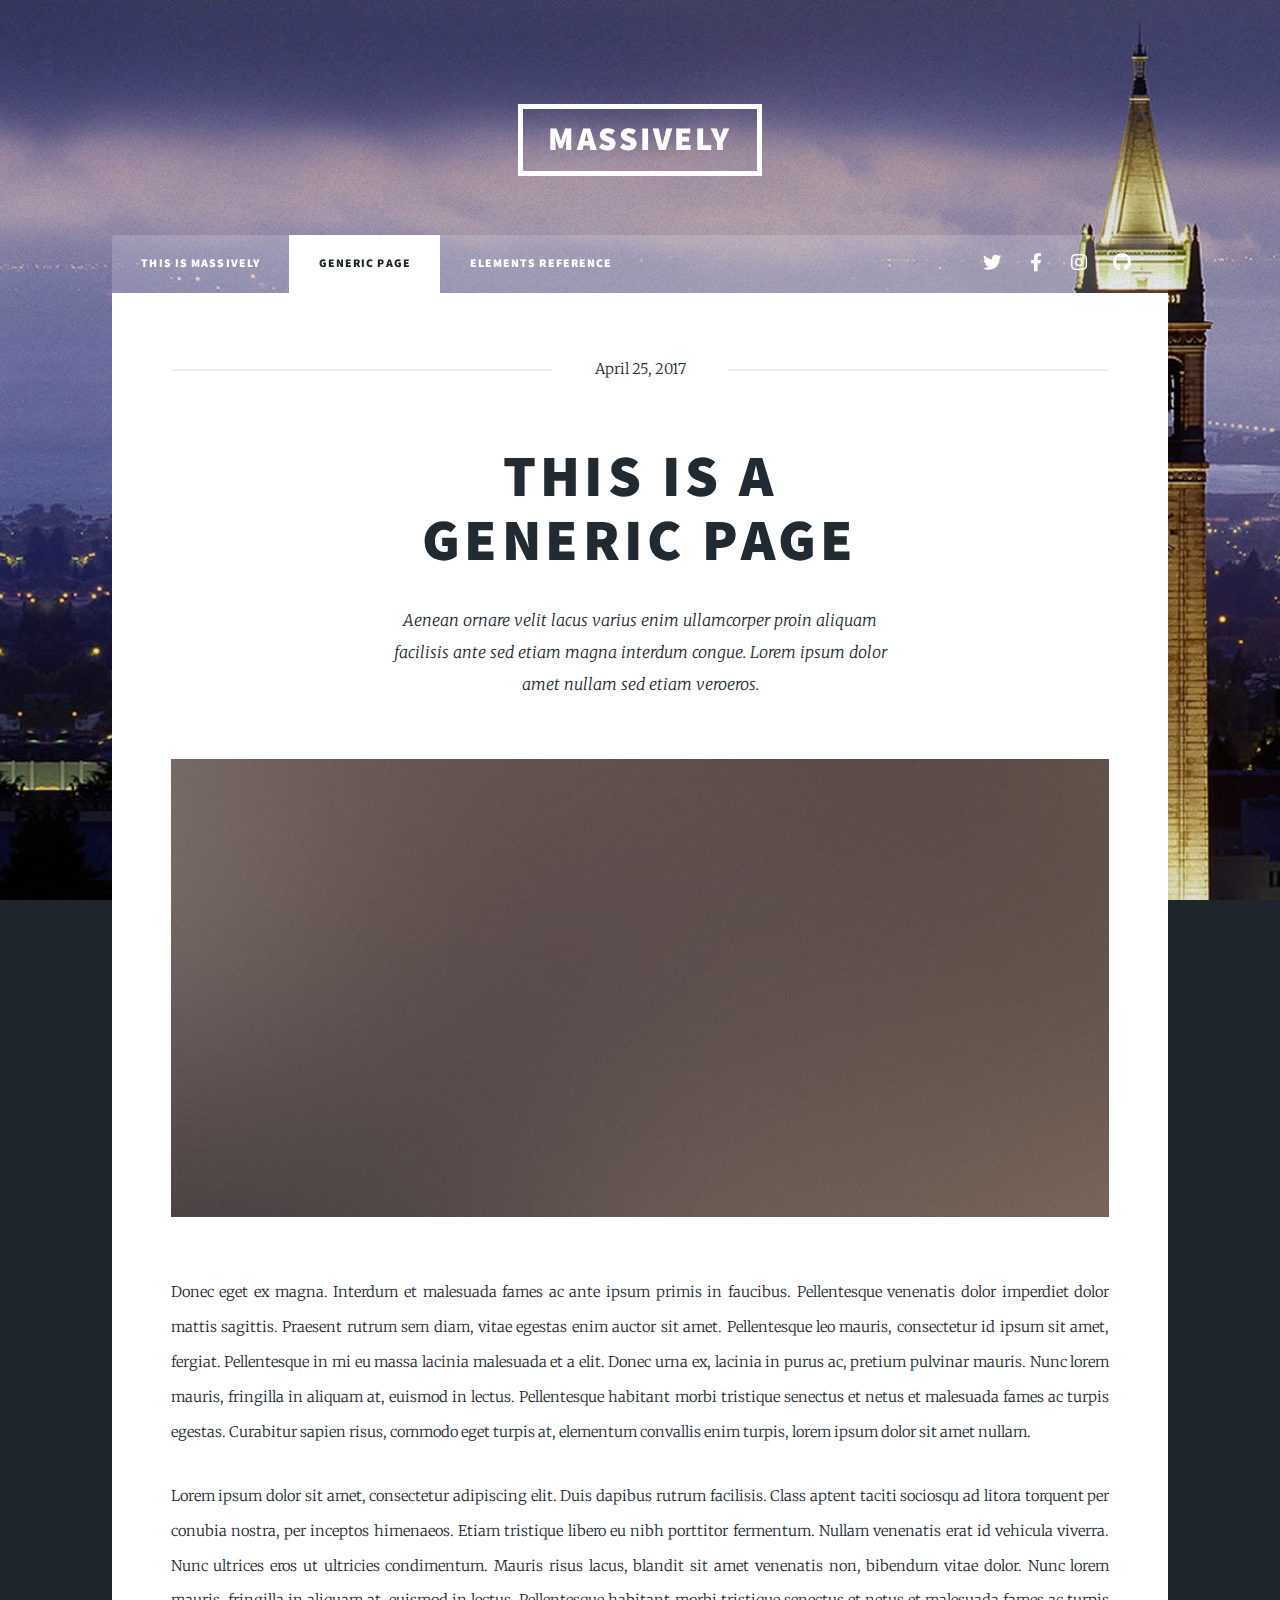
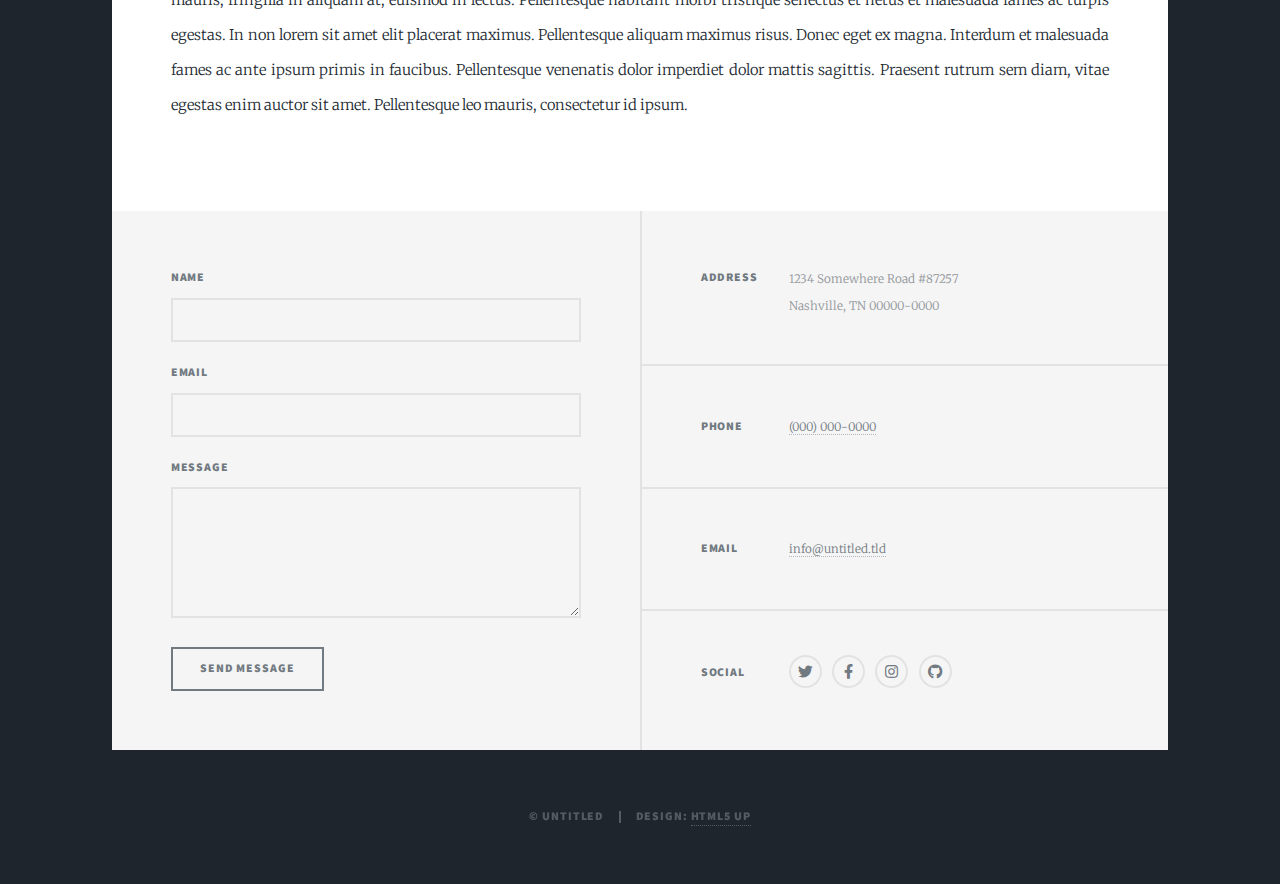
<file: generic.html>
<!DOCTYPE HTML>
<!--
	Massively by HTML5 UP
	html5up.net | @ajlkn
	Free for personal and commercial use under the CCA 3.0 license (html5up.net/license)
-->
<html>
	<head>
		<title>Generic Page - Massively by HTML5 UP</title>
		<meta charset="utf-8" />
		<meta name="viewport" content="width=device-width, initial-scale=1, user-scalable=no" />
		<link rel="stylesheet" href="assets/css/main.css" />
		<noscript><link rel="stylesheet" href="assets/css/noscript.css" /></noscript>
	</head>
	<body class="is-preload">

		<!-- Wrapper -->
			<div id="wrapper">

				<!-- Header -->
					<header id="header">
						<a href="index.html" class="logo">Massively</a>
					</header>

				<!-- Nav -->
					<nav id="nav">
						<ul class="links">
							<li><a href="index.html">This is Massively</a></li>
							<li class="active"><a href="generic.html">Generic Page</a></li>
							<li><a href="elements.html">Elements Reference</a></li>
						</ul>
						<ul class="icons">
							<li><a href="#" class="icon brands fa-twitter"><span class="label">Twitter</span></a></li>
							<li><a href="#" class="icon brands fa-facebook-f"><span class="label">Facebook</span></a></li>
							<li><a href="#" class="icon brands fa-instagram"><span class="label">Instagram</span></a></li>
							<li><a href="#" class="icon brands fa-github"><span class="label">GitHub</span></a></li>
						</ul>
					</nav>

				<!-- Main -->
					<div id="main">

						<!-- Post -->
							<section class="post">
								<header class="major">
									<span class="date">April 25, 2017</span>
									<h1>This is a<br />
									Generic Page</h1>
									<p>Aenean ornare velit lacus varius enim ullamcorper proin aliquam<br />
									facilisis ante sed etiam magna interdum congue. Lorem ipsum dolor<br />
									amet nullam sed etiam veroeros.</p>
								</header>
								<div class="image main"><img src="images/pic01.jpg" alt="" /></div>
								<p>Donec eget ex magna. Interdum et malesuada fames ac ante ipsum primis in faucibus. Pellentesque venenatis dolor imperdiet dolor mattis sagittis. Praesent rutrum sem diam, vitae egestas enim auctor sit amet. Pellentesque leo mauris, consectetur id ipsum sit amet, fergiat. Pellentesque in mi eu massa lacinia malesuada et a elit. Donec urna ex, lacinia in purus ac, pretium pulvinar mauris. Nunc lorem mauris, fringilla in aliquam at, euismod in lectus. Pellentesque habitant morbi tristique senectus et netus et malesuada fames ac turpis egestas. Curabitur sapien risus, commodo eget turpis at, elementum convallis enim turpis, lorem ipsum dolor sit amet nullam.</p>
								<p>Lorem ipsum dolor sit amet, consectetur adipiscing elit. Duis dapibus rutrum facilisis. Class aptent taciti sociosqu ad litora torquent per conubia nostra, per inceptos himenaeos. Etiam tristique libero eu nibh porttitor fermentum. Nullam venenatis erat id vehicula viverra. Nunc ultrices eros ut ultricies condimentum. Mauris risus lacus, blandit sit amet venenatis non, bibendum vitae dolor. Nunc lorem mauris, fringilla in aliquam at, euismod in lectus. Pellentesque habitant morbi tristique senectus et netus et malesuada fames ac turpis egestas. In non lorem sit amet elit placerat maximus. Pellentesque aliquam maximus risus. Donec eget ex magna. Interdum et malesuada fames ac ante ipsum primis in faucibus. Pellentesque venenatis dolor imperdiet dolor mattis sagittis. Praesent rutrum sem diam, vitae egestas enim auctor sit amet. Pellentesque leo mauris, consectetur id ipsum.</p>
							</section>

					</div>

				<!-- Footer -->
					<footer id="footer">
						<section>
							<form method="post" action="#">
								<div class="fields">
									<div class="field">
										<label for="name">Name</label>
										<input type="text" name="name" id="name" />
									</div>
									<div class="field">
										<label for="email">Email</label>
										<input type="text" name="email" id="email" />
									</div>
									<div class="field">
										<label for="message">Message</label>
										<textarea name="message" id="message" rows="3"></textarea>
									</div>
								</div>
								<ul class="actions">
									<li><input type="submit" value="Send Message" /></li>
								</ul>
							</form>
						</section>
						<section class="split contact">
							<section class="alt">
								<h3>Address</h3>
								<p>1234 Somewhere Road #87257<br />
								Nashville, TN 00000-0000</p>
							</section>
							<section>
								<h3>Phone</h3>
								<p><a href="#">(000) 000-0000</a></p>
							</section>
							<section>
								<h3>Email</h3>
								<p><a href="#">info@untitled.tld</a></p>
							</section>
							<section>
								<h3>Social</h3>
								<ul class="icons alt">
									<li><a href="#" class="icon brands alt fa-twitter"><span class="label">Twitter</span></a></li>
									<li><a href="#" class="icon brands alt fa-facebook-f"><span class="label">Facebook</span></a></li>
									<li><a href="#" class="icon brands alt fa-instagram"><span class="label">Instagram</span></a></li>
									<li><a href="#" class="icon brands alt fa-github"><span class="label">GitHub</span></a></li>
								</ul>
							</section>
						</section>
					</footer>

				<!-- Copyright -->
					<div id="copyright">
						<ul><li>&copy; Untitled</li><li>Design: <a href="https://html5up.net">HTML5 UP</a></li></ul>
					</div>

			</div>

		<!-- Scripts -->
			<script src="assets/js/jquery.min.js"></script>
			<script src="assets/js/jquery.scrollex.min.js"></script>
			<script src="assets/js/jquery.scrolly.min.js"></script>
			<script src="assets/js/browser.min.js"></script>
			<script src="assets/js/breakpoints.min.js"></script>
			<script src="assets/js/util.js"></script>
			<script src="assets/js/main.js"></script>

	</body>
</html>
</file>
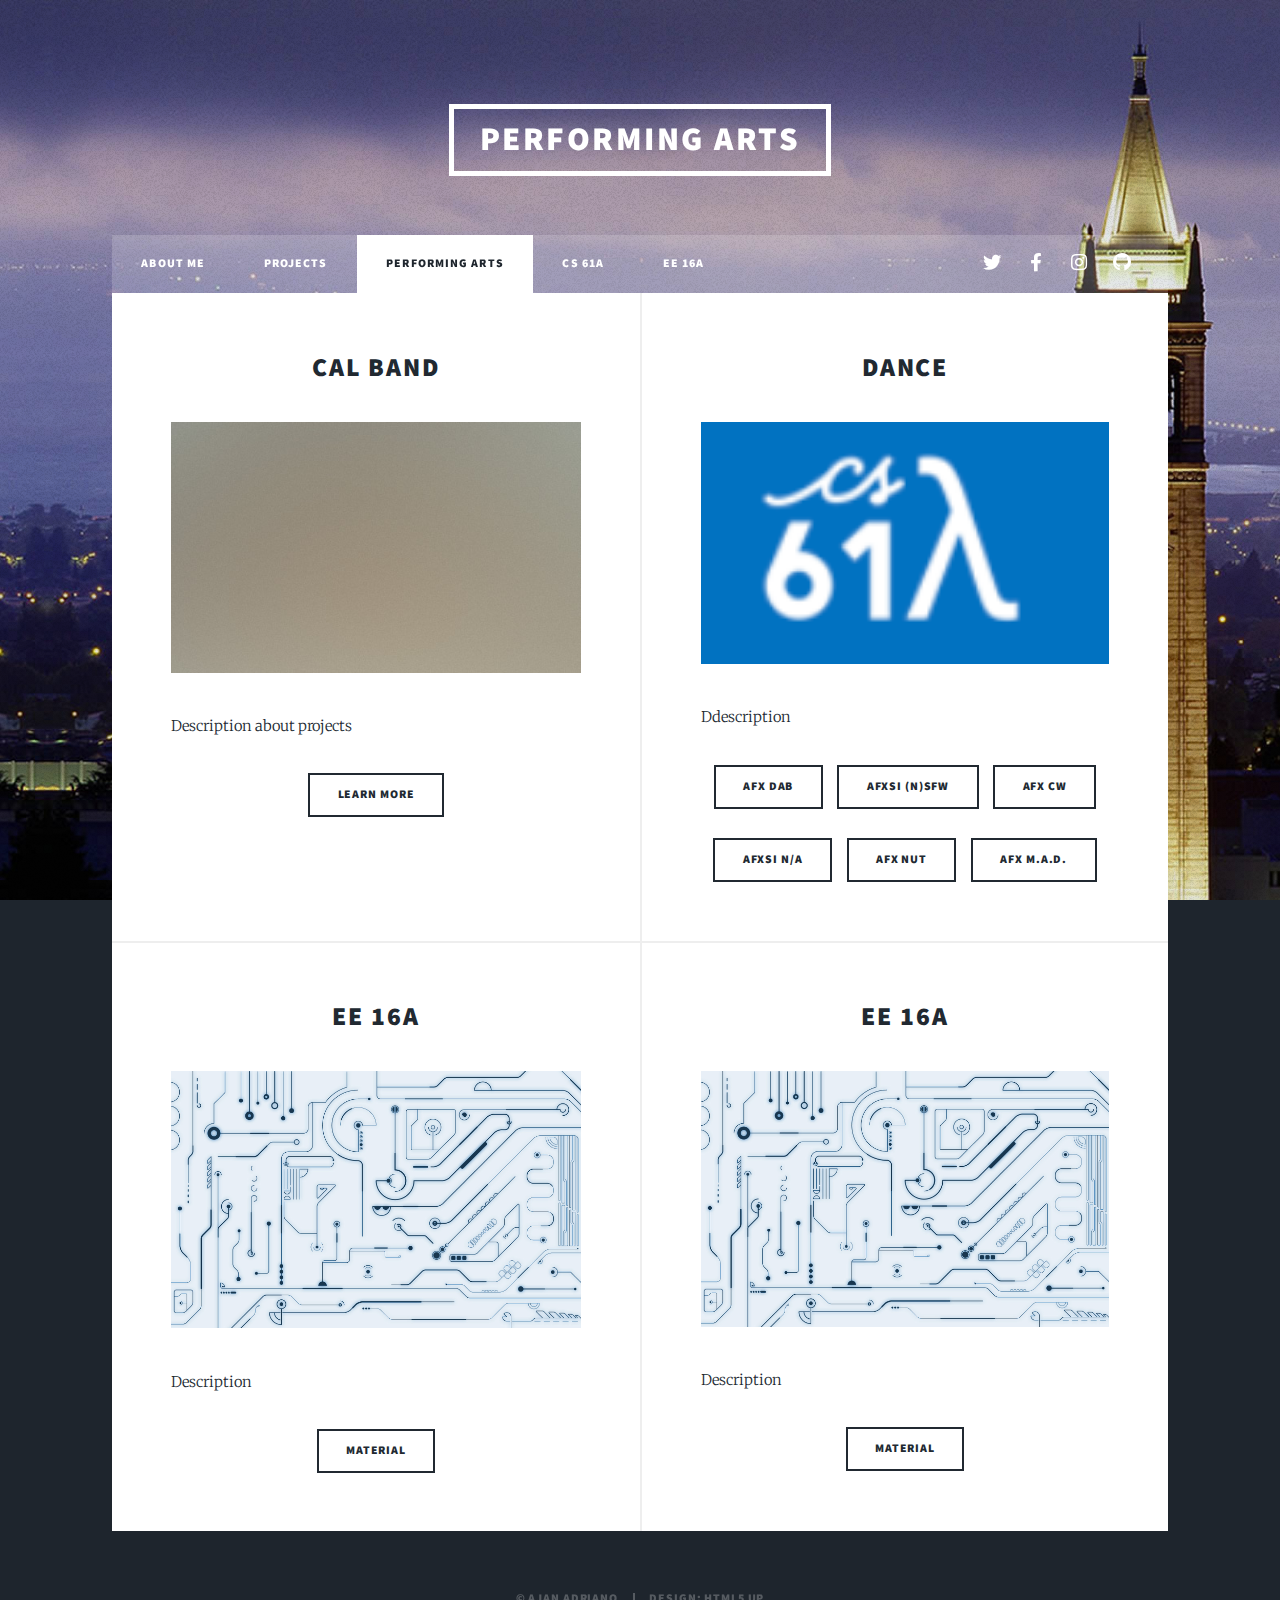
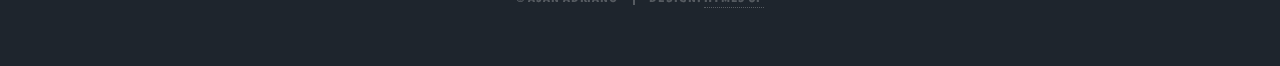
<file: performingarts.html>
<!DOCTYPE HTML>
<!--
	Massively by HTML5 UP
	html5up.net | @ajlkn
	Free for personal and commercial use under the CCA 3.0 license (html5up.net/license)
-->
<html>
	<head>
		<title>Performing Arts - Ajan Adriano</title>
		<link rel="shortcut icon" type="image/x-icon" href="images/tabimage.jpg" />
		<meta charset="utf-8" />
		<meta name="viewport" content="width=device-width, initial-scale=1, user-scalable=no" />
		<link rel="stylesheet" href="assets/css/main.css" />
		<noscript><link rel="stylesheet" href="assets/css/noscript.css" /></noscript>
	</head>
	<body class="is-preload">

		<!-- Wrapper -->
			<div id="wrapper">

				<!-- Header -->
					<header id="header">
						<a href="index.html" class="logo">Performing Arts</a>
					</header>

				<!-- Nav -->
					<nav id="nav">
						<ul class="links">
							<li><a href="index.html">About Me</a></li>
							<li><a href="generic.html">Projects</a></li>
							<li class="active"><a href="elements.html">Performing Arts</a></li>
							<li><a href="#">CS 61A</a></li>
							<li><a href="#">EE 16A</a></li>
						</ul>
						<ul class="icons">
							<li><a href="#" class="icon brands fa-twitter"><span class="label">Twitter</span></a></li>
							<li><a href="#" class="icon brands fa-facebook-f"><span class="label">Facebook</span></a></li>
							<li><a href="#" class="icon brands fa-instagram"><span class="label">Instagram</span></a></li>
							<li><a href="#" class="icon brands fa-github"><span class="label">GitHub</span></a></li>
						</ul>
					</nav>

				<!-- Main -->
					<div id="main">

							<!-- Posts -->
							<section class="posts">
								<article>
									<header>
									<!-- 	<span class="date">April 24, 2017</span> -->
									<h2>Cal Band</h2>
									</header>
									<a href="#" class="image fit"><img src="images/pic02.jpg" alt="" /></a>
									<p>Description about projects</p>
									<ul class="actions special">
										<li><a href="#" class="button">Learn More</a></li>

									</ul>
								</article>
								<article>
									<header>
										<h2>Dance</h2>
									</header>
									<a href="https://cs61a.org" class="image fit"><img src="images/CS61A.jpg" alt="" /></a>
									<p>Ddescription</p>
									<ul class="actions special">
										<li><a href="https://youtu.be/K4SoUc_uNF8" class="button">AFX DaB</a></li>
										<li><a href="https://youtu.be/FYufD2RH1LU" class="button">AFXsi (N)SFW</a></li>
										<li><a href="https://youtu.be/D3XmEXhLA9g" class="button">AFX CW</a></li>
									</ul>
									<ul class="actions special">
										<li><a href="https://youtu.be/b30MsEs2niE" class="button">AFXsi N/A</a></li>
										<li><a href="https://youtu.be/32Ln4ssMqbM" class="button">AFX Nut</a></li>
										<li><a href="https://youtu.be/qQAjk18mkIk" class="button">AFX M.A.D.</a></li>
									</ul>
								</article>
								<article>
									<header>
									
										<h2>EE 16A</h2>
									</header>
									<a href="http://ee16a.com" class="image fit"><img src="images/EE16A.jpg" alt="" /></a>
									<p>Description</p>
									<ul class="actions special">
										<li><a href="#" class="button">Material</a></li>
									</ul>
								</article>
								<article>
									<header>
									
										<h2>EE 16A</h2>
									</header>
									<a href="http://ee16a.com" class="image fit"><img src="images/EE16A.jpg" alt="" /></a>
									<p>Description</p>
									<ul class="actions special">
										<li><a href="#" class="button">Material</a></li>
									</ul>
								</article>
							</section>

					</div>

					
				<!-- Copyright -->
					<div id="copyright">
						<ul><li>&copy; Ajan Adriano</li><li>Design: <a href="https://html5up.net">HTML5 UP</a></li></ul>
					</div>

			</div>

		<!-- Scripts -->
			<script src="assets/js/jquery.min.js"></script>
			<script src="assets/js/jquery.scrollex.min.js"></script>
			<script src="assets/js/jquery.scrolly.min.js"></script>
			<script src="assets/js/browser.min.js"></script>
			<script src="assets/js/breakpoints.min.js"></script>
			<script src="assets/js/util.js"></script>
			<script src="assets/js/main.js"></script>

	</body>
</html>
</file>
<file: Old Info/main.css>
/* font-family: font, fallbackfont   [Fallback font used if font not supported by visitor's browser
 font-size: 32px [px for pixels, rem default font size for web browser i.e. 2rem]
 color: #FF0000, red, rgb(0,128,128) 
 Class selectors identified with . i.e. .main
 id selectors identified w ith # i.e. #learn-code
 background-image:url("url")
 id > class
content --> padding --> border --> margin
border: size type color        type--> [solid, dotted, dashed]
margin: size; --> surrounding space from next element
margin-top, margin-bottom, margin-left, margin-right;
 'http://www.birds.com/wp-content/uploads/home/bird4.jpg'
display:block or inline;
float:right or left;
display:flex <-- align horizontally
flex-wrap:wrap to prevent element going off page
justify-content: center to center things;

position:relative;
top:#px;
left:#px;
a:active selector allows us to modify something when being clicked
 */

.main {
	background-image: url("https://i.ytimg.com/vi/YWcrfp_dXKM/maxresdefault.jpg");	
	background-position: center top;
	background-size: cover;
	color:rgb(0,128,128);
	background-color: (10,20,30);
}

.main a{
	color:rgb(0, 100, 200);
}

body{
	background-image: url("https://s3.amazonaws.com/codecademy-content/projects/make-a-website/lesson-2/bg.jpg" );
	background-size: cover;
}

img{
	border: 5px dashed #fff;
	display: inline;
	justify-content: center;
}

img:active{
	top: 2px;
}

h5{
	color:white;
	
}

.nav li{
	display:inline;
}
.nav a:active{
	top:3px;
}
</file>
<file: assets/css/main.css>
@import url(fontawesome-all.min.css);
@import url("https://fonts.googleapis.com/css?family=Merriweather:300,700,300italic,700italic|Source+Sans+Pro:900");

/*
	Massively by HTML5 UP
	html5up.net | @ajlkn
	Free for personal and commercial use under the CCA 3.0 license (html5up.net/license)
*/

html, body, div, span, applet, object,
iframe, h1, h2, h3, h4, h5, h6, p, blockquote,
pre, a, abbr, acronym, address, big, cite,
code, del, dfn, em, img, ins, kbd, q, s, samp,
small, strike, strong, sub, sup, tt, var, b,
u, i, center, dl, dt, dd, ol, ul, li, fieldset,
form, label, legend, table, caption, tbody,
tfoot, thead, tr, th, td, article, aside,
canvas, details, embed, figure, figcaption,
footer, header, hgroup, menu, nav, output, ruby,
section, summary, time, mark, audio, video {
	margin: 0;
	padding: 0;
	border: 0;
	font-size: 100%;
	font: inherit;
	vertical-align: baseline;}

article, aside, details, figcaption, figure,
footer, header, hgroup, menu, nav, section {
	display: block;}

body {
	line-height: 1;
}

ol, ul {
	list-style: none;
}

blockquote, q {
	quotes: none;
}

	blockquote:before, blockquote:after, q:before, q:after {
		content: '';
		content: none;
	}

table {
	border-collapse: collapse;
	border-spacing: 0;
}

body {
	-webkit-text-size-adjust: none;
}

mark {
	background-color: transparent;
	color: inherit;
}

input::-moz-focus-inner {
	border: 0;
	padding: 0;
}

input, select, textarea {
	-moz-appearance: none;
	-webkit-appearance: none;
	-ms-appearance: none;
	appearance: none;
}

/* Basic */

	@-ms-viewport {
		width: device-width;
	}

	body {
		-ms-overflow-style: scrollbar;
	}

	@media screen and (max-width: 480px) {

		html, body {
			min-width: 320px;
		}

	}

	html {
		box-sizing: border-box;
	}

	*, *:before, *:after {
		box-sizing: inherit;
	}

	body {
		background-color: #1e252d;
	}

		body.is-preload *, body.is-preload *:before, body.is-preload *:after {
			-moz-animation: none !important;
			-webkit-animation: none !important;
			-ms-animation: none !important;
			animation: none !important;
			-moz-transition: none !important;
			-webkit-transition: none !important;
			-ms-transition: none !important;
			transition: none !important;
		}

/* Type */

	html {
		font-size: 16pt;
	}

		@media screen and (max-width: 1680px) {

			html {
				font-size: 12pt;
			}

		}

		@media screen and (max-width: 1280px) {

			html {
				font-size: 11pt;
			}

		}

		@media screen and (max-width: 360px) {

			html {
				font-size: 10pt;
			}

		}

	body {
		color: #212931;
	}

	body, input, select, textarea {
		font-family: "Merriweather", Georgia, serif;
		font-weight: 300;
		font-size: 1rem;
		line-height: 2.375;
	}

	a {
		-moz-transition: color 0.2s ease-in-out, background-color 0.2s ease-in-out, border-color 0.2s ease-in-out, box-shadow 0.2s ease-in-out;
		-webkit-transition: color 0.2s ease-in-out, background-color 0.2s ease-in-out, border-color 0.2s ease-in-out, box-shadow 0.2s ease-in-out;
		-ms-transition: color 0.2s ease-in-out, background-color 0.2s ease-in-out, border-color 0.2s ease-in-out, box-shadow 0.2s ease-in-out;
		transition: color 0.2s ease-in-out, background-color 0.2s ease-in-out, border-color 0.2s ease-in-out, box-shadow 0.2s ease-in-out;
		border-bottom: dotted 1px;
		text-decoration: none;
	}

		a:hover {
			border-bottom-color: transparent;
		}

	strong, b {
		font-weight: 600;
	}

	em, i {
		font-style: italic;
	}

	p {
		text-align: justify;
		margin: 0 0 2rem 0;
	}

	h1, h2, h3, h4, h5, h6 {
		font-family: "Source Sans Pro", Helvetica, sans-serif;
		font-weight: 900;
		line-height: 1.5;
		letter-spacing: 0.075em;
		text-transform: uppercase;
		margin: 0 0 1rem 0;
	}

		h1 a, h2 a, h3 a, h4 a, h5 a, h6 a {
			border-bottom: 0;
			color: inherit;
			text-decoration: none;
		}

	h1 {
		font-size: 4rem;
		line-height: 1.1;
		margin: 0 0 2rem 0;
	}

	h2 {
		font-size: 1.75rem;
		line-height: 1.3;
		margin: 0 0 1.5rem 0;
	}

	h3 {
		font-size: 1.25rem;
		margin: 0 0 1.5rem 0;
	}

	h4 {
		font-size: 1rem;
	}

	h5 {
		font-size: 0.9rem;
	}

	h6 {
		font-size: 0.8rem;
	}

	sub {
		font-size: 0.8rem;
		position: relative;
		top: 0.5rem;
	}

	sup {
		font-size: 0.8rem;
		position: relative;
		top: -0.5rem;
	}

	blockquote {
		border-left: solid 4px;
		font-style: italic;
		margin: 0 0 2rem 0;
		padding: 0.5rem 0 0.5rem 2rem;
	}

	code {
		border: solid 2px;
		font-family: "Courier New", monospace;
		font-size: 0.9rem;
		margin: 0 0.25rem;
		padding: 0.25rem 0.65rem;
	}

	pre {
		-webkit-overflow-scrolling: touch;
		font-family: "Courier New", monospace;
		font-size: 0.9rem;
		margin: 0 0 2rem 0;
	}

		pre code {
			display: block;
			line-height: 1.75;
			padding: 1rem 1.5rem;
			overflow-x: auto;
		}

	hr {
		border: 0;
		border-bottom: solid 2px;
		margin: 3rem 0;
	}

		hr.major {
			margin: 5rem 0;
		}

	.align-left {
		text-align: left;
	}

	.align-center {
		text-align: center;
	}

	.align-right {
		text-align: right;
	}

	input, select, textarea {
		color: #212931;
	}

	a {
		color: #212931;
		border-bottom-color: rgba(33, 41, 49, 0.5);
	}

		a:hover {
			border-bottom-color: transparent;
			color: #18bfef !important;
		}

	strong, b {
		color: #212931;
	}

	h1, h2, h3, h4, h5, h6 {
		color: #212931;
	}

	blockquote {
		border-left-color: #eeeeee;
	}

	code {
		background: rgba(220, 220, 220, 0.25);
		border-color: #eeeeee;
	}

	hr {
		border-bottom-color: #eeeeee;
	}

/* Row */

	.row {
		display: flex;
		flex-wrap: wrap;
		box-sizing: border-box;
		align-items: stretch;
	}

		.row > * {
			box-sizing: border-box;
		}

		.row.gtr-uniform > * > :last-child {
			margin-bottom: 0;
		}

		.row.aln-left {
			justify-content: flex-start;
		}

		.row.aln-center {
			justify-content: center;
		}

		.row.aln-right {
			justify-content: flex-end;
		}

		.row.aln-top {
			align-items: flex-start;
		}

		.row.aln-middle {
			align-items: center;
		}

		.row.aln-bottom {
			align-items: flex-end;
		}

		.row > .imp {
			order: -1;
		}

		.row > .col-1 {
			width: 8.33333%;
		}

		.row > .off-1 {
			margin-left: 8.33333%;
		}

		.row > .col-2 {
			width: 16.66667%;
		}

		.row > .off-2 {
			margin-left: 16.66667%;
		}

		.row > .col-3 {
			width: 25%;
		}

		.row > .off-3 {
			margin-left: 25%;
		}

		.row > .col-4 {
			width: 33.33333%;
		}

		.row > .off-4 {
			margin-left: 33.33333%;
		}

		.row > .col-5 {
			width: 41.66667%;
		}

		.row > .off-5 {
			margin-left: 41.66667%;
		}

		.row > .col-6 {
			width: 50%;
		}

		.row > .off-6 {
			margin-left: 50%;
		}

		.row > .col-7 {
			width: 58.33333%;
		}

		.row > .off-7 {
			margin-left: 58.33333%;
		}

		.row > .col-8 {
			width: 66.66667%;
		}

		.row > .off-8 {
			margin-left: 66.66667%;
		}

		.row > .col-9 {
			width: 75%;
		}

		.row > .off-9 {
			margin-left: 75%;
		}

		.row > .col-10 {
			width: 83.33333%;
		}

		.row > .off-10 {
			margin-left: 83.33333%;
		}

		.row > .col-11 {
			width: 91.66667%;
		}

		.row > .off-11 {
			margin-left: 91.66667%;
		}

		.row > .col-12 {
			width: 100%;
		}

		.row > .off-12 {
			margin-left: 100%;
		}

		.row.gtr-0 {
			margin-top: 0;
			margin-left: 0rem;
		}

			.row.gtr-0 > * {
				padding: 0 0 0 0rem;
			}

			.row.gtr-0.gtr-uniform {
				margin-top: 0rem;
			}

				.row.gtr-0.gtr-uniform > * {
					padding-top: 0rem;
				}

		.row.gtr-25 {
			margin-top: 0;
			margin-left: -0.375rem;
		}

			.row.gtr-25 > * {
				padding: 0 0 0 0.375rem;
			}

			.row.gtr-25.gtr-uniform {
				margin-top: -0.375rem;
			}

				.row.gtr-25.gtr-uniform > * {
					padding-top: 0.375rem;
				}

		.row.gtr-50 {
			margin-top: 0;
			margin-left: -0.75rem;
		}

			.row.gtr-50 > * {
				padding: 0 0 0 0.75rem;
			}

			.row.gtr-50.gtr-uniform {
				margin-top: -0.75rem;
			}

				.row.gtr-50.gtr-uniform > * {
					padding-top: 0.75rem;
				}

		.row {
			margin-top: 0;
			margin-left: -1.5rem;
		}

			.row > * {
				padding: 0 0 0 1.5rem;
			}

			.row.gtr-uniform {
				margin-top: -1.5rem;
			}

				.row.gtr-uniform > * {
					padding-top: 1.5rem;
				}

		.row.gtr-150 {
			margin-top: 0;
			margin-left: -2.25rem;
		}

			.row.gtr-150 > * {
				padding: 0 0 0 2.25rem;
			}

			.row.gtr-150.gtr-uniform {
				margin-top: -2.25rem;
			}

				.row.gtr-150.gtr-uniform > * {
					padding-top: 2.25rem;
				}

		.row.gtr-200 {
			margin-top: 0;
			margin-left: -3rem;
		}

			.row.gtr-200 > * {
				padding: 0 0 0 3rem;
			}

			.row.gtr-200.gtr-uniform {
				margin-top: -3rem;
			}

				.row.gtr-200.gtr-uniform > * {
					padding-top: 3rem;
				}

		@media screen and (max-width: 1680px) {

			.row {
				display: flex;
				flex-wrap: wrap;
				box-sizing: border-box;
				align-items: stretch;
			}

				.row > * {
					box-sizing: border-box;
				}

				.row.gtr-uniform > * > :last-child {
					margin-bottom: 0;
				}

				.row.aln-left {
					justify-content: flex-start;
				}

				.row.aln-center {
					justify-content: center;
				}

				.row.aln-right {
					justify-content: flex-end;
				}

				.row.aln-top {
					align-items: flex-start;
				}

				.row.aln-middle {
					align-items: center;
				}

				.row.aln-bottom {
					align-items: flex-end;
				}

				.row > .imp-xlarge {
					order: -1;
				}

				.row > .col-1-xlarge {
					width: 8.33333%;
				}

				.row > .off-1-xlarge {
					margin-left: 8.33333%;
				}

				.row > .col-2-xlarge {
					width: 16.66667%;
				}

				.row > .off-2-xlarge {
					margin-left: 16.66667%;
				}

				.row > .col-3-xlarge {
					width: 25%;
				}

				.row > .off-3-xlarge {
					margin-left: 25%;
				}

				.row > .col-4-xlarge {
					width: 33.33333%;
				}

				.row > .off-4-xlarge {
					margin-left: 33.33333%;
				}

				.row > .col-5-xlarge {
					width: 41.66667%;
				}

				.row > .off-5-xlarge {
					margin-left: 41.66667%;
				}

				.row > .col-6-xlarge {
					width: 50%;
				}

				.row > .off-6-xlarge {
					margin-left: 50%;
				}

				.row > .col-7-xlarge {
					width: 58.33333%;
				}

				.row > .off-7-xlarge {
					margin-left: 58.33333%;
				}

				.row > .col-8-xlarge {
					width: 66.66667%;
				}

				.row > .off-8-xlarge {
					margin-left: 66.66667%;
				}

				.row > .col-9-xlarge {
					width: 75%;
				}

				.row > .off-9-xlarge {
					margin-left: 75%;
				}

				.row > .col-10-xlarge {
					width: 83.33333%;
				}

				.row > .off-10-xlarge {
					margin-left: 83.33333%;
				}

				.row > .col-11-xlarge {
					width: 91.66667%;
				}

				.row > .off-11-xlarge {
					margin-left: 91.66667%;
				}

				.row > .col-12-xlarge {
					width: 100%;
				}

				.row > .off-12-xlarge {
					margin-left: 100%;
				}

				.row.gtr-0 {
					margin-top: 0;
					margin-left: 0rem;
				}

					.row.gtr-0 > * {
						padding: 0 0 0 0rem;
					}

					.row.gtr-0.gtr-uniform {
						margin-top: 0rem;
					}

						.row.gtr-0.gtr-uniform > * {
							padding-top: 0rem;
						}

				.row.gtr-25 {
					margin-top: 0;
					margin-left: -0.375rem;
				}

					.row.gtr-25 > * {
						padding: 0 0 0 0.375rem;
					}

					.row.gtr-25.gtr-uniform {
						margin-top: -0.375rem;
					}

						.row.gtr-25.gtr-uniform > * {
							padding-top: 0.375rem;
						}

				.row.gtr-50 {
					margin-top: 0;
					margin-left: -0.75rem;
				}

					.row.gtr-50 > * {
						padding: 0 0 0 0.75rem;
					}

					.row.gtr-50.gtr-uniform {
						margin-top: -0.75rem;
					}

						.row.gtr-50.gtr-uniform > * {
							padding-top: 0.75rem;
						}

				.row {
					margin-top: 0;
					margin-left: -1.5rem;
				}

					.row > * {
						padding: 0 0 0 1.5rem;
					}

					.row.gtr-uniform {
						margin-top: -1.5rem;
					}

						.row.gtr-uniform > * {
							padding-top: 1.5rem;
						}

				.row.gtr-150 {
					margin-top: 0;
					margin-left: -2.25rem;
				}

					.row.gtr-150 > * {
						padding: 0 0 0 2.25rem;
					}

					.row.gtr-150.gtr-uniform {
						margin-top: -2.25rem;
					}

						.row.gtr-150.gtr-uniform > * {
							padding-top: 2.25rem;
						}

				.row.gtr-200 {
					margin-top: 0;
					margin-left: -3rem;
				}

					.row.gtr-200 > * {
						padding: 0 0 0 3rem;
					}

					.row.gtr-200.gtr-uniform {
						margin-top: -3rem;
					}

						.row.gtr-200.gtr-uniform > * {
							padding-top: 3rem;
						}

		}

		@media screen and (max-width: 1280px) {

			.row {
				display: flex;
				flex-wrap: wrap;
				box-sizing: border-box;
				align-items: stretch;
			}

				.row > * {
					box-sizing: border-box;
				}

				.row.gtr-uniform > * > :last-child {
					margin-bottom: 0;
				}

				.row.aln-left {
					justify-content: flex-start;
				}

				.row.aln-center {
					justify-content: center;
				}

				.row.aln-right {
					justify-content: flex-end;
				}

				.row.aln-top {
					align-items: flex-start;
				}

				.row.aln-middle {
					align-items: center;
				}

				.row.aln-bottom {
					align-items: flex-end;
				}

				.row > .imp-large {
					order: -1;
				}

				.row > .col-1-large {
					width: 8.33333%;
				}

				.row > .off-1-large {
					margin-left: 8.33333%;
				}

				.row > .col-2-large {
					width: 16.66667%;
				}

				.row > .off-2-large {
					margin-left: 16.66667%;
				}

				.row > .col-3-large {
					width: 25%;
				}

				.row > .off-3-large {
					margin-left: 25%;
				}

				.row > .col-4-large {
					width: 33.33333%;
				}

				.row > .off-4-large {
					margin-left: 33.33333%;
				}

				.row > .col-5-large {
					width: 41.66667%;
				}

				.row > .off-5-large {
					margin-left: 41.66667%;
				}

				.row > .col-6-large {
					width: 50%;
				}

				.row > .off-6-large {
					margin-left: 50%;
				}

				.row > .col-7-large {
					width: 58.33333%;
				}

				.row > .off-7-large {
					margin-left: 58.33333%;
				}

				.row > .col-8-large {
					width: 66.66667%;
				}

				.row > .off-8-large {
					margin-left: 66.66667%;
				}

				.row > .col-9-large {
					width: 75%;
				}

				.row > .off-9-large {
					margin-left: 75%;
				}

				.row > .col-10-large {
					width: 83.33333%;
				}

				.row > .off-10-large {
					margin-left: 83.33333%;
				}

				.row > .col-11-large {
					width: 91.66667%;
				}

				.row > .off-11-large {
					margin-left: 91.66667%;
				}

				.row > .col-12-large {
					width: 100%;
				}

				.row > .off-12-large {
					margin-left: 100%;
				}

				.row.gtr-0 {
					margin-top: 0;
					margin-left: 0rem;
				}

					.row.gtr-0 > * {
						padding: 0 0 0 0rem;
					}

					.row.gtr-0.gtr-uniform {
						margin-top: 0rem;
					}

						.row.gtr-0.gtr-uniform > * {
							padding-top: 0rem;
						}

				.row.gtr-25 {
					margin-top: 0;
					margin-left: -0.375rem;
				}

					.row.gtr-25 > * {
						padding: 0 0 0 0.375rem;
					}

					.row.gtr-25.gtr-uniform {
						margin-top: -0.375rem;
					}

						.row.gtr-25.gtr-uniform > * {
							padding-top: 0.375rem;
						}

				.row.gtr-50 {
					margin-top: 0;
					margin-left: -0.75rem;
				}

					.row.gtr-50 > * {
						padding: 0 0 0 0.75rem;
					}

					.row.gtr-50.gtr-uniform {
						margin-top: -0.75rem;
					}

						.row.gtr-50.gtr-uniform > * {
							padding-top: 0.75rem;
						}

				.row {
					margin-top: 0;
					margin-left: -1.5rem;
				}

					.row > * {
						padding: 0 0 0 1.5rem;
					}

					.row.gtr-uniform {
						margin-top: -1.5rem;
					}

						.row.gtr-uniform > * {
							padding-top: 1.5rem;
						}

				.row.gtr-150 {
					margin-top: 0;
					margin-left: -2.25rem;
				}

					.row.gtr-150 > * {
						padding: 0 0 0 2.25rem;
					}

					.row.gtr-150.gtr-uniform {
						margin-top: -2.25rem;
					}

						.row.gtr-150.gtr-uniform > * {
							padding-top: 2.25rem;
						}

				.row.gtr-200 {
					margin-top: 0;
					margin-left: -3rem;
				}

					.row.gtr-200 > * {
						padding: 0 0 0 3rem;
					}

					.row.gtr-200.gtr-uniform {
						margin-top: -3rem;
					}

						.row.gtr-200.gtr-uniform > * {
							padding-top: 3rem;
						}

		}

		@media screen and (max-width: 980px) {

			.row {
				display: flex;
				flex-wrap: wrap;
				box-sizing: border-box;
				align-items: stretch;
			}

				.row > * {
					box-sizing: border-box;
				}

				.row.gtr-uniform > * > :last-child {
					margin-bottom: 0;
				}

				.row.aln-left {
					justify-content: flex-start;
				}

				.row.aln-center {
					justify-content: center;
				}

				.row.aln-right {
					justify-content: flex-end;
				}

				.row.aln-top {
					align-items: flex-start;
				}

				.row.aln-middle {
					align-items: center;
				}

				.row.aln-bottom {
					align-items: flex-end;
				}

				.row > .imp-medium {
					order: -1;
				}

				.row > .col-1-medium {
					width: 8.33333%;
				}

				.row > .off-1-medium {
					margin-left: 8.33333%;
				}

				.row > .col-2-medium {
					width: 16.66667%;
				}

				.row > .off-2-medium {
					margin-left: 16.66667%;
				}

				.row > .col-3-medium {
					width: 25%;
				}

				.row > .off-3-medium {
					margin-left: 25%;
				}

				.row > .col-4-medium {
					width: 33.33333%;
				}

				.row > .off-4-medium {
					margin-left: 33.33333%;
				}

				.row > .col-5-medium {
					width: 41.66667%;
				}

				.row > .off-5-medium {
					margin-left: 41.66667%;
				}

				.row > .col-6-medium {
					width: 50%;
				}

				.row > .off-6-medium {
					margin-left: 50%;
				}

				.row > .col-7-medium {
					width: 58.33333%;
				}

				.row > .off-7-medium {
					margin-left: 58.33333%;
				}

				.row > .col-8-medium {
					width: 66.66667%;
				}

				.row > .off-8-medium {
					margin-left: 66.66667%;
				}

				.row > .col-9-medium {
					width: 75%;
				}

				.row > .off-9-medium {
					margin-left: 75%;
				}

				.row > .col-10-medium {
					width: 83.33333%;
				}

				.row > .off-10-medium {
					margin-left: 83.33333%;
				}

				.row > .col-11-medium {
					width: 91.66667%;
				}

				.row > .off-11-medium {
					margin-left: 91.66667%;
				}

				.row > .col-12-medium {
					width: 100%;
				}

				.row > .off-12-medium {
					margin-left: 100%;
				}

				.row.gtr-0 {
					margin-top: 0;
					margin-left: 0rem;
				}

					.row.gtr-0 > * {
						padding: 0 0 0 0rem;
					}

					.row.gtr-0.gtr-uniform {
						margin-top: 0rem;
					}

						.row.gtr-0.gtr-uniform > * {
							padding-top: 0rem;
						}

				.row.gtr-25 {
					margin-top: 0;
					margin-left: -0.375rem;
				}

					.row.gtr-25 > * {
						padding: 0 0 0 0.375rem;
					}

					.row.gtr-25.gtr-uniform {
						margin-top: -0.375rem;
					}

						.row.gtr-25.gtr-uniform > * {
							padding-top: 0.375rem;
						}

				.row.gtr-50 {
					margin-top: 0;
					margin-left: -0.75rem;
				}

					.row.gtr-50 > * {
						padding: 0 0 0 0.75rem;
					}

					.row.gtr-50.gtr-uniform {
						margin-top: -0.75rem;
					}

						.row.gtr-50.gtr-uniform > * {
							padding-top: 0.75rem;
						}

				.row {
					margin-top: 0;
					margin-left: -1.5rem;
				}

					.row > * {
						padding: 0 0 0 1.5rem;
					}

					.row.gtr-uniform {
						margin-top: -1.5rem;
					}

						.row.gtr-uniform > * {
							padding-top: 1.5rem;
						}

				.row.gtr-150 {
					margin-top: 0;
					margin-left: -2.25rem;
				}

					.row.gtr-150 > * {
						padding: 0 0 0 2.25rem;
					}

					.row.gtr-150.gtr-uniform {
						margin-top: -2.25rem;
					}

						.row.gtr-150.gtr-uniform > * {
							padding-top: 2.25rem;
						}

				.row.gtr-200 {
					margin-top: 0;
					margin-left: -3rem;
				}

					.row.gtr-200 > * {
						padding: 0 0 0 3rem;
					}

					.row.gtr-200.gtr-uniform {
						margin-top: -3rem;
					}

						.row.gtr-200.gtr-uniform > * {
							padding-top: 3rem;
						}

		}

		@media screen and (max-width: 736px) {

			.row {
				display: flex;
				flex-wrap: wrap;
				box-sizing: border-box;
				align-items: stretch;
			}

				.row > * {
					box-sizing: border-box;
				}

				.row.gtr-uniform > * > :last-child {
					margin-bottom: 0;
				}

				.row.aln-left {
					justify-content: flex-start;
				}

				.row.aln-center {
					justify-content: center;
				}

				.row.aln-right {
					justify-content: flex-end;
				}

				.row.aln-top {
					align-items: flex-start;
				}

				.row.aln-middle {
					align-items: center;
				}

				.row.aln-bottom {
					align-items: flex-end;
				}

				.row > .imp-small {
					order: -1;
				}

				.row > .col-1-small {
					width: 8.33333%;
				}

				.row > .off-1-small {
					margin-left: 8.33333%;
				}

				.row > .col-2-small {
					width: 16.66667%;
				}

				.row > .off-2-small {
					margin-left: 16.66667%;
				}

				.row > .col-3-small {
					width: 25%;
				}

				.row > .off-3-small {
					margin-left: 25%;
				}

				.row > .col-4-small {
					width: 33.33333%;
				}

				.row > .off-4-small {
					margin-left: 33.33333%;
				}

				.row > .col-5-small {
					width: 41.66667%;
				}

				.row > .off-5-small {
					margin-left: 41.66667%;
				}

				.row > .col-6-small {
					width: 50%;
				}

				.row > .off-6-small {
					margin-left: 50%;
				}

				.row > .col-7-small {
					width: 58.33333%;
				}

				.row > .off-7-small {
					margin-left: 58.33333%;
				}

				.row > .col-8-small {
					width: 66.66667%;
				}

				.row > .off-8-small {
					margin-left: 66.66667%;
				}

				.row > .col-9-small {
					width: 75%;
				}

				.row > .off-9-small {
					margin-left: 75%;
				}

				.row > .col-10-small {
					width: 83.33333%;
				}

				.row > .off-10-small {
					margin-left: 83.33333%;
				}

				.row > .col-11-small {
					width: 91.66667%;
				}

				.row > .off-11-small {
					margin-left: 91.66667%;
				}

				.row > .col-12-small {
					width: 100%;
				}

				.row > .off-12-small {
					margin-left: 100%;
				}

				.row.gtr-0 {
					margin-top: 0;
					margin-left: 0rem;
				}

					.row.gtr-0 > * {
						padding: 0 0 0 0rem;
					}

					.row.gtr-0.gtr-uniform {
						margin-top: 0rem;
					}

						.row.gtr-0.gtr-uniform > * {
							padding-top: 0rem;
						}

				.row.gtr-25 {
					margin-top: 0;
					margin-left: -0.375rem;
				}

					.row.gtr-25 > * {
						padding: 0 0 0 0.375rem;
					}

					.row.gtr-25.gtr-uniform {
						margin-top: -0.375rem;
					}

						.row.gtr-25.gtr-uniform > * {
							padding-top: 0.375rem;
						}

				.row.gtr-50 {
					margin-top: 0;
					margin-left: -0.75rem;
				}

					.row.gtr-50 > * {
						padding: 0 0 0 0.75rem;
					}

					.row.gtr-50.gtr-uniform {
						margin-top: -0.75rem;
					}

						.row.gtr-50.gtr-uniform > * {
							padding-top: 0.75rem;
						}

				.row {
					margin-top: 0;
					margin-left: -1.5rem;
				}

					.row > * {
						padding: 0 0 0 1.5rem;
					}

					.row.gtr-uniform {
						margin-top: -1.5rem;
					}

						.row.gtr-uniform > * {
							padding-top: 1.5rem;
						}

				.row.gtr-150 {
					margin-top: 0;
					margin-left: -2.25rem;
				}

					.row.gtr-150 > * {
						padding: 0 0 0 2.25rem;
					}

					.row.gtr-150.gtr-uniform {
						margin-top: -2.25rem;
					}

						.row.gtr-150.gtr-uniform > * {
							padding-top: 2.25rem;
						}

				.row.gtr-200 {
					margin-top: 0;
					margin-left: -3rem;
				}

					.row.gtr-200 > * {
						padding: 0 0 0 3rem;
					}

					.row.gtr-200.gtr-uniform {
						margin-top: -3rem;
					}

						.row.gtr-200.gtr-uniform > * {
							padding-top: 3rem;
						}

		}

		@media screen and (max-width: 480px) {

			.row {
				display: flex;
				flex-wrap: wrap;
				box-sizing: border-box;
				align-items: stretch;
			}

				.row > * {
					box-sizing: border-box;
				}

				.row.gtr-uniform > * > :last-child {
					margin-bottom: 0;
				}

				.row.aln-left {
					justify-content: flex-start;
				}

				.row.aln-center {
					justify-content: center;
				}

				.row.aln-right {
					justify-content: flex-end;
				}

				.row.aln-top {
					align-items: flex-start;
				}

				.row.aln-middle {
					align-items: center;
				}

				.row.aln-bottom {
					align-items: flex-end;
				}

				.row > .imp-xsmall {
					order: -1;
				}

				.row > .col-1-xsmall {
					width: 8.33333%;
				}

				.row > .off-1-xsmall {
					margin-left: 8.33333%;
				}

				.row > .col-2-xsmall {
					width: 16.66667%;
				}

				.row > .off-2-xsmall {
					margin-left: 16.66667%;
				}

				.row > .col-3-xsmall {
					width: 25%;
				}

				.row > .off-3-xsmall {
					margin-left: 25%;
				}

				.row > .col-4-xsmall {
					width: 33.33333%;
				}

				.row > .off-4-xsmall {
					margin-left: 33.33333%;
				}

				.row > .col-5-xsmall {
					width: 41.66667%;
				}

				.row > .off-5-xsmall {
					margin-left: 41.66667%;
				}

				.row > .col-6-xsmall {
					width: 50%;
				}

				.row > .off-6-xsmall {
					margin-left: 50%;
				}

				.row > .col-7-xsmall {
					width: 58.33333%;
				}

				.row > .off-7-xsmall {
					margin-left: 58.33333%;
				}

				.row > .col-8-xsmall {
					width: 66.66667%;
				}

				.row > .off-8-xsmall {
					margin-left: 66.66667%;
				}

				.row > .col-9-xsmall {
					width: 75%;
				}

				.row > .off-9-xsmall {
					margin-left: 75%;
				}

				.row > .col-10-xsmall {
					width: 83.33333%;
				}

				.row > .off-10-xsmall {
					margin-left: 83.33333%;
				}

				.row > .col-11-xsmall {
					width: 91.66667%;
				}

				.row > .off-11-xsmall {
					margin-left: 91.66667%;
				}

				.row > .col-12-xsmall {
					width: 100%;
				}

				.row > .off-12-xsmall {
					margin-left: 100%;
				}

				.row.gtr-0 {
					margin-top: 0;
					margin-left: 0rem;
				}

					.row.gtr-0 > * {
						padding: 0 0 0 0rem;
					}

					.row.gtr-0.gtr-uniform {
						margin-top: 0rem;
					}

						.row.gtr-0.gtr-uniform > * {
							padding-top: 0rem;
						}

				.row.gtr-25 {
					margin-top: 0;
					margin-left: -0.375rem;
				}

					.row.gtr-25 > * {
						padding: 0 0 0 0.375rem;
					}

					.row.gtr-25.gtr-uniform {
						margin-top: -0.375rem;
					}

						.row.gtr-25.gtr-uniform > * {
							padding-top: 0.375rem;
						}

				.row.gtr-50 {
					margin-top: 0;
					margin-left: -0.75rem;
				}

					.row.gtr-50 > * {
						padding: 0 0 0 0.75rem;
					}

					.row.gtr-50.gtr-uniform {
						margin-top: -0.75rem;
					}

						.row.gtr-50.gtr-uniform > * {
							padding-top: 0.75rem;
						}

				.row {
					margin-top: 0;
					margin-left: -1.5rem;
				}

					.row > * {
						padding: 0 0 0 1.5rem;
					}

					.row.gtr-uniform {
						margin-top: -1.5rem;
					}

						.row.gtr-uniform > * {
							padding-top: 1.5rem;
						}

				.row.gtr-150 {
					margin-top: 0;
					margin-left: -2.25rem;
				}

					.row.gtr-150 > * {
						padding: 0 0 0 2.25rem;
					}

					.row.gtr-150.gtr-uniform {
						margin-top: -2.25rem;
					}

						.row.gtr-150.gtr-uniform > * {
							padding-top: 2.25rem;
						}

				.row.gtr-200 {
					margin-top: 0;
					margin-left: -3rem;
				}

					.row.gtr-200 > * {
						padding: 0 0 0 3rem;
					}

					.row.gtr-200.gtr-uniform {
						margin-top: -3rem;
					}

						.row.gtr-200.gtr-uniform > * {
							padding-top: 3rem;
						}

		}

		@media screen and (max-width: 360px) {

			.row {
				display: flex;
				flex-wrap: wrap;
				box-sizing: border-box;
				align-items: stretch;
			}

				.row > * {
					box-sizing: border-box;
				}

				.row.gtr-uniform > * > :last-child {
					margin-bottom: 0;
				}

				.row.aln-left {
					justify-content: flex-start;
				}

				.row.aln-center {
					justify-content: center;
				}

				.row.aln-right {
					justify-content: flex-end;
				}

				.row.aln-top {
					align-items: flex-start;
				}

				.row.aln-middle {
					align-items: center;
				}

				.row.aln-bottom {
					align-items: flex-end;
				}

				.row > .imp-xxsmall {
					order: -1;
				}

				.row > .col-1-xxsmall {
					width: 8.33333%;
				}

				.row > .off-1-xxsmall {
					margin-left: 8.33333%;
				}

				.row > .col-2-xxsmall {
					width: 16.66667%;
				}

				.row > .off-2-xxsmall {
					margin-left: 16.66667%;
				}

				.row > .col-3-xxsmall {
					width: 25%;
				}

				.row > .off-3-xxsmall {
					margin-left: 25%;
				}

				.row > .col-4-xxsmall {
					width: 33.33333%;
				}

				.row > .off-4-xxsmall {
					margin-left: 33.33333%;
				}

				.row > .col-5-xxsmall {
					width: 41.66667%;
				}

				.row > .off-5-xxsmall {
					margin-left: 41.66667%;
				}

				.row > .col-6-xxsmall {
					width: 50%;
				}

				.row > .off-6-xxsmall {
					margin-left: 50%;
				}

				.row > .col-7-xxsmall {
					width: 58.33333%;
				}

				.row > .off-7-xxsmall {
					margin-left: 58.33333%;
				}

				.row > .col-8-xxsmall {
					width: 66.66667%;
				}

				.row > .off-8-xxsmall {
					margin-left: 66.66667%;
				}

				.row > .col-9-xxsmall {
					width: 75%;
				}

				.row > .off-9-xxsmall {
					margin-left: 75%;
				}

				.row > .col-10-xxsmall {
					width: 83.33333%;
				}

				.row > .off-10-xxsmall {
					margin-left: 83.33333%;
				}

				.row > .col-11-xxsmall {
					width: 91.66667%;
				}

				.row > .off-11-xxsmall {
					margin-left: 91.66667%;
				}

				.row > .col-12-xxsmall {
					width: 100%;
				}

				.row > .off-12-xxsmall {
					margin-left: 100%;
				}

				.row.gtr-0 {
					margin-top: 0;
					margin-left: 0rem;
				}

					.row.gtr-0 > * {
						padding: 0 0 0 0rem;
					}

					.row.gtr-0.gtr-uniform {
						margin-top: 0rem;
					}

						.row.gtr-0.gtr-uniform > * {
							padding-top: 0rem;
						}

				.row.gtr-25 {
					margin-top: 0;
					margin-left: -0.375rem;
				}

					.row.gtr-25 > * {
						padding: 0 0 0 0.375rem;
					}

					.row.gtr-25.gtr-uniform {
						margin-top: -0.375rem;
					}

						.row.gtr-25.gtr-uniform > * {
							padding-top: 0.375rem;
						}

				.row.gtr-50 {
					margin-top: 0;
					margin-left: -0.75rem;
				}

					.row.gtr-50 > * {
						padding: 0 0 0 0.75rem;
					}

					.row.gtr-50.gtr-uniform {
						margin-top: -0.75rem;
					}

						.row.gtr-50.gtr-uniform > * {
							padding-top: 0.75rem;
						}

				.row {
					margin-top: 0;
					margin-left: -1.5rem;
				}

					.row > * {
						padding: 0 0 0 1.5rem;
					}

					.row.gtr-uniform {
						margin-top: -1.5rem;
					}

						.row.gtr-uniform > * {
							padding-top: 1.5rem;
						}

				.row.gtr-150 {
					margin-top: 0;
					margin-left: -2.25rem;
				}

					.row.gtr-150 > * {
						padding: 0 0 0 2.25rem;
					}

					.row.gtr-150.gtr-uniform {
						margin-top: -2.25rem;
					}

						.row.gtr-150.gtr-uniform > * {
							padding-top: 2.25rem;
						}

				.row.gtr-200 {
					margin-top: 0;
					margin-left: -3rem;
				}

					.row.gtr-200 > * {
						padding: 0 0 0 3rem;
					}

					.row.gtr-200.gtr-uniform {
						margin-top: -3rem;
					}

						.row.gtr-200.gtr-uniform > * {
							padding-top: 3rem;
						}

		}

/* Box */

	.box {
		border: solid 2px;
		margin-bottom: 2rem;
		padding: 1.5rem;
	}

		.box > :last-child,
		.box > :last-child > :last-child,
		.box > :last-child > :last-child > :last-child {
			margin-bottom: 0;
		}

		.box.alt {
			border: 0;
			border-radius: 0;
			padding: 0;
		}

	.box {
		border-color: #eeeeee;
	}

/* Button */

	input[type="submit"],
	input[type="reset"],
	input[type="button"],
	button,
	.button {
		-moz-appearance: none;
		-webkit-appearance: none;
		-ms-appearance: none;
		appearance: none;
		-moz-transition: background-color 0.2s ease-in-out, box-shadow 0.2s ease-in-out, color 0.2s ease-in-out;
		-webkit-transition: background-color 0.2s ease-in-out, box-shadow 0.2s ease-in-out, color 0.2s ease-in-out;
		-ms-transition: background-color 0.2s ease-in-out, box-shadow 0.2s ease-in-out, color 0.2s ease-in-out;
		transition: background-color 0.2s ease-in-out, box-shadow 0.2s ease-in-out, color 0.2s ease-in-out;
		border: 0;
		border-radius: 0;
		cursor: pointer;
		display: inline-block;
		font-family: "Source Sans Pro", Helvetica, sans-serif;
		font-size: 0.8rem;
		font-weight: 900;
		letter-spacing: 0.075em;
		height: 3rem;
		line-height: 3rem;
		padding: 0 2rem;
		text-align: center;
		text-decoration: none;
		text-transform: uppercase;
		white-space: nowrap;
	}

		input[type="submit"].icon:before,
		input[type="reset"].icon:before,
		input[type="button"].icon:before,
		button.icon:before,
		.button.icon:before {
			margin-right: 0.5rem;
		}

		input[type="submit"].icon.solo,
		input[type="reset"].icon.solo,
		input[type="button"].icon.solo,
		button.icon.solo,
		.button.icon.solo {
			position: relative;
			width: 4rem;
			height: 4rem;
			line-height: 4rem;
			border-radius: 4rem;
			text-indent: 4rem;
			overflow: hidden;
			padding: 0;
			white-space: nowrap;
		}

			input[type="submit"].icon.solo:before,
			input[type="reset"].icon.solo:before,
			input[type="button"].icon.solo:before,
			button.icon.solo:before,
			.button.icon.solo:before {
				position: absolute;
				display: block;
				top: 0;
				left: 0;
				width: inherit;
				height: inherit;
				line-height: inherit;
				font-size: 1.25rem;
				margin-right: 0;
				text-align: center;
				text-indent: 0;
			}

		input[type="submit"].fit,
		input[type="reset"].fit,
		input[type="button"].fit,
		button.fit,
		.button.fit {
			width: 100%;
		}

		input[type="submit"].small,
		input[type="reset"].small,
		input[type="button"].small,
		button.small,
		.button.small {
			font-size: 0.7rem;
			height: 2.5rem;
			line-height: 2.5rem;
			padding: 0 1.5rem;
		}

		input[type="submit"].large,
		input[type="reset"].large,
		input[type="button"].large,
		button.large,
		.button.large {
			font-size: 0.9rem;
			height: 3.5rem;
			line-height: 3.5rem;
			padding: 0 2.75rem;
		}

		@media screen and (max-width: 980px) {

			input[type="submit"],
			input[type="reset"],
			input[type="button"],
			button,
			.button {
				font-size: 0.9rem;
				height: 3.25rem;
				line-height: 3.25rem;
			}

				input[type="submit"].large,
				input[type="reset"].large,
				input[type="button"].large,
				button.large,
				.button.large {
					font-size: 1rem;
					height: 3.75rem;
					line-height: 3.75rem;
				}

		}

		input[type="submit"].disabled, input[type="submit"]:disabled,
		input[type="reset"].disabled,
		input[type="reset"]:disabled,
		input[type="button"].disabled,
		input[type="button"]:disabled,
		button.disabled,
		button:disabled,
		.button.disabled,
		.button:disabled {
			pointer-events: none;
			opacity: 0.25;
		}

	input[type="submit"],
	input[type="reset"],
	input[type="button"],
	button,
	.button {
		background-color: transparent;
		box-shadow: inset 0 0 0 2px #212931;
		color: #212931 !important;
	}

		input[type="submit"]:hover,
		input[type="reset"]:hover,
		input[type="button"]:hover,
		button:hover,
		.button:hover {
			box-shadow: inset 0 0 0 2px #18bfef;
			color: #18bfef !important;
		}

		input[type="submit"].primary,
		input[type="reset"].primary,
		input[type="button"].primary,
		button.primary,
		.button.primary {
			background-color: #212931;
			box-shadow: none;
			color: #ffffff !important;
		}

			input[type="submit"].primary:hover,
			input[type="reset"].primary:hover,
			input[type="button"].primary:hover,
			button.primary:hover,
			.button.primary:hover {
				background-color: #18bfef;
			}

/* Form */

	form {
		margin: 0 0 2rem 0;
	}

		form > :last-child {
			margin-bottom: 0;
		}

		form > .fields {
			display: -moz-flex;
			display: -webkit-flex;
			display: -ms-flex;
			display: flex;
			-moz-flex-wrap: wrap;
			-webkit-flex-wrap: wrap;
			-ms-flex-wrap: wrap;
			flex-wrap: wrap;
			width: calc(100% + 3rem);
			margin: -1.5rem 0 2rem -1.5rem;
		}

			form > .fields > .field {
				-moz-flex-grow: 0;
				-webkit-flex-grow: 0;
				-ms-flex-grow: 0;
				flex-grow: 0;
				-moz-flex-shrink: 0;
				-webkit-flex-shrink: 0;
				-ms-flex-shrink: 0;
				flex-shrink: 0;
				padding: 1.5rem 0 0 1.5rem;
				width: calc(100% - 1.5rem);
			}

				form > .fields > .field.half {
					width: calc(50% - 0.75rem);
				}

				form > .fields > .field.third {
					width: calc(100%/3 - 0.5rem);
				}

				form > .fields > .field.quarter {
					width: calc(25% - 0.375rem);
				}

		@media screen and (max-width: 480px) {

			form > .fields {
				width: calc(100% + 3rem);
				margin: -1.5rem 0 2rem -1.5rem;
			}

				form > .fields > .field {
					padding: 1.5rem 0 0 1.5rem;
					width: calc(100% - 1.5rem);
				}

					form > .fields > .field.half {
						width: calc(100% - 1.5rem);
					}

					form > .fields > .field.third {
						width: calc(100% - 1.5rem);
					}

					form > .fields > .field.quarter {
						width: calc(100% - 1.5rem);
					}

		}

	label {
		display: block;
		font-family: "Source Sans Pro", Helvetica, sans-serif;
		font-weight: 900;
		line-height: 1.5;
		letter-spacing: 0.075em;
		font-size: 0.8rem;
		text-transform: uppercase;
		margin: 0 0 0.75rem 0;
	}

		@media screen and (max-width: 980px) {

			label {
				font-size: 0.9rem;
			}

		}

	input[type="text"],
	input[type="password"],
	input[type="email"],
	select,
	textarea {
		-moz-appearance: none;
		-webkit-appearance: none;
		-ms-appearance: none;
		appearance: none;
		background: transparent;
		border-radius: 0;
		border: solid 2px;
		color: inherit;
		display: block;
		outline: 0;
		padding: 0 1rem;
		text-decoration: none;
		width: 100%;
	}

		input[type="text"]:invalid,
		input[type="password"]:invalid,
		input[type="email"]:invalid,
		select:invalid,
		textarea:invalid {
			box-shadow: none;
		}

	select {
		background-size: 1.25rem;
		background-repeat: no-repeat;
		background-position: calc(100% - 1rem) center;
		height: 3rem;
		padding-right: 3rem;
		text-overflow: ellipsis;
	}

		select:focus::-ms-value {
			background-color: transparent;
		}

		select::-ms-expand {
			display: none;
		}

	input[type="text"],
	input[type="password"],
	input[type="email"],
	select {
		height: 3rem;
	}

	textarea {
		padding: 0.75rem 1rem;
	}

	input[type="checkbox"],
	input[type="radio"] {
		-moz-appearance: none;
		-webkit-appearance: none;
		-ms-appearance: none;
		appearance: none;
		display: block;
		float: left;
		margin-right: -2rem;
		opacity: 0;
		width: 1rem;
		z-index: -1;
	}

		input[type="checkbox"] + label,
		input[type="radio"] + label {
			text-decoration: none;
			cursor: pointer;
			display: inline-block;
			font-size: 1rem;
			letter-spacing: 0;
			font-family: "Merriweather", Georgia, serif;
			text-transform: none;
			font-weight: 300;
			padding-left: 2.8rem;
			padding-right: 1rem;
			position: relative;
		}

			input[type="checkbox"] + label:before,
			input[type="radio"] + label:before {
				-moz-osx-font-smoothing: grayscale;
				-webkit-font-smoothing: antialiased;
				display: inline-block;
				font-style: normal;
				font-variant: normal;
				text-rendering: auto;
				line-height: 1;
				text-transform: none !important;
				font-family: 'Font Awesome 5 Free';
				font-weight: 900;
			}

			input[type="checkbox"] + label:before,
			input[type="radio"] + label:before {
				border-radius: 0;
				border: solid 2px;
				content: '';
				display: inline-block;
				font-size: 0.8rem;
				height: 1.8rem;
				left: 0;
				line-height: 1.65rem;
				position: absolute;
				text-align: center;
				top: -0.125rem;
				width: 1.8rem;
			}

		input[type="checkbox"]:checked + label:before,
		input[type="radio"]:checked + label:before {
			content: '\f00c';
		}

	input[type="checkbox"] + label:before {
		border-radius: 0;
	}

	input[type="radio"] + label:before {
		border-radius: 100%;
	}

	::-webkit-input-placeholder {
		opacity: 1.0;
	}

	:-moz-placeholder {
		opacity: 1.0;
	}

	::-moz-placeholder {
		opacity: 1.0;
	}

	:-ms-input-placeholder {
		opacity: 1.0;
	}

	label {
		color: #212931;
	}

	input[type="text"],
	input[type="password"],
	input[type="email"],
	select,
	textarea {
		border-color: #eeeeee;
	}

		input[type="text"]:focus,
		input[type="password"]:focus,
		input[type="email"]:focus,
		select:focus,
		textarea:focus {
			border-color: #18bfef;
		}

	select {
		background-image: url("data:image/svg+xml;charset=utf8,%3Csvg xmlns='http://www.w3.org/2000/svg' width='40' height='40' preserveAspectRatio='none' viewBox='0 0 40 40'%3E%3Cpath d='M9.4,12.3l10.4,10.4l10.4-10.4c0.2-0.2,0.5-0.4,0.9-0.4c0.3,0,0.6,0.1,0.9,0.4l3.3,3.3c0.2,0.2,0.4,0.5,0.4,0.9 c0,0.4-0.1,0.6-0.4,0.9L20.7,31.9c-0.2,0.2-0.5,0.4-0.9,0.4c-0.3,0-0.6-0.1-0.9-0.4L4.3,17.3c-0.2-0.2-0.4-0.5-0.4-0.9 c0-0.4,0.1-0.6,0.4-0.9l3.3-3.3c0.2-0.2,0.5-0.4,0.9-0.4S9.1,12.1,9.4,12.3z' fill='%23eeeeee' /%3E%3C/svg%3E");
	}

		select option {
			background-color: #ffffff;
			color: #212931;
		}

	.select-wrapper:before {
		color: #eeeeee;
	}

	input[type="checkbox"] + label,
	input[type="radio"] + label {
		color: #212931;
	}

		input[type="checkbox"] + label:before,
		input[type="radio"] + label:before {
			border-color: #eeeeee;
		}

	input[type="checkbox"]:checked + label:before,
	input[type="radio"]:checked + label:before {
		background-color: #212931;
		border-color: #212931;
		color: #ffffff;
	}

	input[type="checkbox"]:focus + label:before,
	input[type="radio"]:focus + label:before {
		border-color: #18bfef;
	}

	::-webkit-input-placeholder {
		color: #909498 !important;
	}

	:-moz-placeholder {
		color: #909498 !important;
	}

	::-moz-placeholder {
		color: #909498 !important;
	}

	:-ms-input-placeholder {
		color: #909498 !important;
	}

	.formerize-placeholder {
		color: #909498 !important;
	}

/* Icon */

	.icon {
		text-decoration: none;
		border-bottom: none;
		position: relative;
	}

		.icon:before {
			-moz-osx-font-smoothing: grayscale;
			-webkit-font-smoothing: antialiased;
			display: inline-block;
			font-style: normal;
			font-variant: normal;
			text-rendering: auto;
			line-height: 1;
			text-transform: none !important;
			font-family: 'Font Awesome 5 Free';
			font-weight: 400;
		}

		.icon > .label {
			display: none;
		}

		.icon:before {
			line-height: inherit;
		}

		.icon.solid:before {
			font-weight: 900;
		}

		.icon.brands:before {
			font-family: 'Font Awesome 5 Brands';
		}

/* Image */

	.image {
		border: 0;
		display: inline-block;
		position: relative;
	}

		.image img {
			display: block;
		}

		.image.left, .image.right {
			max-width: 40%;
		}

			.image.left img, .image.right img {
				width: 100%;
			}

		.image.left {
			float: left;
			margin: 0 2rem 2rem 0;
			top: 0.75rem;
		}

		.image.right {
			float: right;
			margin: 0 0 2rem 2rem;
			top: 0.75rem;
		}

		.image.fit {
			display: block;
			margin: 2.5rem 0;
			width: 100%;
		}

			.image.fit:first-child {
				margin-top: 0;
			}

			.image.fit img {
				width: 100%;
			}

		.image.main {
			display: block;
			margin: 4rem 0;
			width: 100%;
		}

			.image.main:first-child {
				margin-top: 0;
			}

			.image.main img {
				width: 100%;
			}

		@media screen and (max-width: 736px) {

			.image.fit {
				margin: 2rem 0;
			}

			.image.main {
				margin: 2rem 0;
			}

		}

	a.image {
		overflow: hidden;
	}

		a.image img {
			-moz-transition: -moz-transform 0.2s ease-out;
			-webkit-transition: -webkit-transform 0.2s ease-out;
			-ms-transition: -ms-transform 0.2s ease-out;
			transition: transform 0.2s ease-out;
		}

		a.image:hover img {
			-moz-transform: scale(1.05);
			-webkit-transform: scale(1.05);
			-ms-transform: scale(1.05);
			transform: scale(1.05);
		}

/* Actions */

	ul.actions {
		display: -moz-flex;
		display: -webkit-flex;
		display: -ms-flex;
		display: flex;
		cursor: default;
		list-style: none;
		margin-left: -1rem;
		padding-left: 0;
	}

		ul.actions li {
			padding: 0 0 0 1rem;
			vertical-align: middle;
		}

		ul.actions.special {
			-moz-justify-content: center;
			-webkit-justify-content: center;
			-ms-justify-content: center;
			justify-content: center;
			width: 100%;
			margin-left: 0;
		}

			ul.actions.special li:first-child {
				padding-left: 0;
			}

		ul.actions.stacked {
			-moz-flex-direction: column;
			-webkit-flex-direction: column;
			-ms-flex-direction: column;
			flex-direction: column;
			margin-left: 0;
		}

			ul.actions.stacked li {
				padding: 1.3rem 0 0 0;
			}

				ul.actions.stacked li:first-child {
					padding-top: 0;
				}

		ul.actions.fit {
			width: calc(100% + 1rem);
		}

			ul.actions.fit li {
				-moz-flex-grow: 1;
				-webkit-flex-grow: 1;
				-ms-flex-grow: 1;
				flex-grow: 1;
				-moz-flex-shrink: 1;
				-webkit-flex-shrink: 1;
				-ms-flex-shrink: 1;
				flex-shrink: 1;
				width: 100%;
			}

				ul.actions.fit li > * {
					width: 100%;
				}

			ul.actions.fit.stacked {
				width: 100%;
			}

		@media screen and (max-width: 480px) {

			ul.actions:not(.fixed) {
				-moz-flex-direction: column;
				-webkit-flex-direction: column;
				-ms-flex-direction: column;
				flex-direction: column;
				margin-left: 0;
				width: 100% !important;
			}

				ul.actions:not(.fixed) li {
					-moz-flex-grow: 1;
					-webkit-flex-grow: 1;
					-ms-flex-grow: 1;
					flex-grow: 1;
					-moz-flex-shrink: 1;
					-webkit-flex-shrink: 1;
					-ms-flex-shrink: 1;
					flex-shrink: 1;
					padding: 1rem 0 0 0;
					text-align: center;
					width: 100%;
				}

					ul.actions:not(.fixed) li > * {
						width: 100%;
					}

					ul.actions:not(.fixed) li:first-child {
						padding-top: 0;
					}

					ul.actions:not(.fixed) li input[type="submit"],
					ul.actions:not(.fixed) li input[type="reset"],
					ul.actions:not(.fixed) li input[type="button"],
					ul.actions:not(.fixed) li button,
					ul.actions:not(.fixed) li .button {
						width: 100%;
					}

						ul.actions:not(.fixed) li input[type="submit"].icon:before,
						ul.actions:not(.fixed) li input[type="reset"].icon:before,
						ul.actions:not(.fixed) li input[type="button"].icon:before,
						ul.actions:not(.fixed) li button.icon:before,
						ul.actions:not(.fixed) li .button.icon:before {
							margin-left: -0.5rem;
						}

		}

/* Icons */

	ul.icons {
		cursor: default;
		list-style: none;
		padding-left: 0;
	}

		ul.icons li {
			display: inline-block;
			padding: 0 0.5rem 0 0;
			vertical-align: middle;
		}

			ul.icons li:last-child {
				padding-right: 0;
			}

			ul.icons li .icon:before {
				width: 2.25rem;
				height: 2.25rem;
				line-height: 2.25rem;
				display: inline-block;
				text-align: center;
				border-radius: 100%;
				font-size: 1.25rem;
			}

		ul.icons.alt li .icon:before {
			-moz-transition: color 0.2s ease-in-out, background-color 0.2s ease-in-out, border-color 0.2s ease-in-out, box-shadow 0.2s ease-in-out;
			-webkit-transition: color 0.2s ease-in-out, background-color 0.2s ease-in-out, border-color 0.2s ease-in-out, box-shadow 0.2s ease-in-out;
			-ms-transition: color 0.2s ease-in-out, background-color 0.2s ease-in-out, border-color 0.2s ease-in-out, box-shadow 0.2s ease-in-out;
			transition: color 0.2s ease-in-out, background-color 0.2s ease-in-out, border-color 0.2s ease-in-out, box-shadow 0.2s ease-in-out;
			font-size: 1rem;
		}

/* List */

	ol {
		list-style: decimal;
		margin: 0 0 2rem 0;
		padding-left: 1.25rem;
	}

		ol li {
			padding-left: 0.25rem;
		}

	ul {
		list-style: disc;
		margin: 0 0 2rem 0;
		padding-left: 1rem;
	}

		ul li {
			padding-left: 0.5rem;
		}

		ul.divided {
			list-style: none;
			padding-left: 0;
		}

			ul.divided li {
				border-top: solid 1px;
				padding: 0.5rem 0;
			}

				ul.divided li:first-child {
					border-top: 0;
					padding-top: 0;
				}

	dl {
		margin: 0 0 2rem 0;
	}

		dl dt {
			display: block;
			font-weight: 600;
			margin: 0 0 1rem 0;
		}

		dl dd {
			margin-left: 2rem;
		}

	ul.divided li {
		border-top-color: #eeeeee;
	}

	ul.icons li a.icon:hover:before {
		color: #18bfef;
	}

	ul.icons.alt li .icon:before {
		box-shadow: inset 0 0 0 2px #eeeeee;
	}

	ul.icons.alt li a.icon:hover:before {
		box-shadow: inset 0 0 0 2px #18bfef;
	}

/* Section/Article */

	section.special, article.special {
		text-align: center;
	}

	header {
		cursor: default;
	}

		header > .date {
			display: block;
			font-size: 0.8rem;
			height: 1;
			margin: 0 0 1rem 0;
			position: relative;
		}

		header > p {
			font-style: italic;
		}

		header > h1 + p {
			font-size: 1.1rem;
			margin-top: -0.5rem;
			line-height: 2;
		}

		header > h2 + p {
			font-size: 1rem;
			margin-top: -0.75rem;
		}

		header > h3 + p {
			font-size: 0.9rem;
			margin-top: -0.75rem;
		}

		header > h4 + p {
			font-size: 0.8rem;
			margin-top: -0.75rem;
		}

		header.major {
			margin: 0 0 4rem 0;
			text-align: center;
		}

			header.major > :last-child {
				margin-bottom: 0;
			}

			header.major > p {
				margin-top: 0;
				text-align: center;
			}

			header.major > .date {
				font-size: 1rem;
				margin: 0 0 4rem 0;
			}

				header.major > .date:before, header.major > .date:after {
					content: '';
					display: block;
					position: absolute;
					top: 50%;
					width: calc(50% - 6rem);
					border-top: solid 2px;
				}

				header.major > .date:before {
					left: 0;
				}

				header.major > .date:after {
					right: 0;
				}

		@media screen and (max-width: 980px) {

			header br {
				display: none;
			}

		}

		@media screen and (max-width: 736px) {

			header.major {
				margin: 0 0 2rem 0;
			}

		}

	header.major .date:before, header.major .date:after {
		border-top-color: #eeeeee;
	}

/* Table */

	.table-wrapper {
		-webkit-overflow-scrolling: touch;
		overflow-x: auto;
	}

	table {
		margin: 0 0 2rem 0;
		width: 100%;
	}

		table tbody tr {
			border: solid 1px;
			border-left: 0;
			border-right: 0;
		}

		table td {
			padding: 0.75rem 0.75rem;
		}

		table th {
			font-family: "Source Sans Pro", Helvetica, sans-serif;
			font-size: 0.8rem;
			font-weight: 900;
			letter-spacing: 0.075em;
			line-height: 1.5;
			padding: 0 0.75rem 0.75rem 0.75rem;
			text-align: left;
			text-transform: uppercase;
		}

			@media screen and (max-width: 980px) {

				table th {
					font-size: 0.9rem;
				}

			}

		table thead {
			border-bottom: solid 2px;
		}

		table tfoot {
			border-top: solid 2px;
		}

		table.alt {
			border-collapse: separate;
		}

			table.alt tbody tr td {
				border: solid 1px;
				border-left-width: 0;
				border-top-width: 0;
			}

				table.alt tbody tr td:first-child {
					border-left-width: 1px;
				}

			table.alt tbody tr:first-child td {
				border-top-width: 1px;
			}

			table.alt thead {
				border-bottom: 0;
			}

			table.alt tfoot {
				border-top: 0;
			}

	table tbody tr {
		border-color: #eeeeee;
	}

		table tbody tr:nth-child(2n + 1) {
			background-color: rgba(220, 220, 220, 0.25);
		}

	table th {
		color: #212931;
	}

	table thead {
		border-bottom-color: #eeeeee;
	}

	table tfoot {
		border-top-color: #eeeeee;
	}

	table.alt tbody tr td {
		border-color: #eeeeee;
	}

/* Pagination */

	.pagination {
		display: -moz-inline-flex;
		display: -webkit-inline-flex;
		display: -ms-inline-flex;
		display: inline-flex;
		-moz-user-select: none;
		-webkit-user-select: none;
		-ms-user-select: none;
		user-select: none;
		cursor: default;
		list-style: none;
		margin: 0 0 2rem 2px;
		padding: 0;
	}

		.pagination a, .pagination span {
			-moz-transition: background-color 0.2s ease-in-out, border-color 0.2s ease-in-out, box-shadow 0.2s ease-in-out, color 0.2s ease-in-out;
			-webkit-transition: background-color 0.2s ease-in-out, border-color 0.2s ease-in-out, box-shadow 0.2s ease-in-out, color 0.2s ease-in-out;
			-ms-transition: background-color 0.2s ease-in-out, border-color 0.2s ease-in-out, box-shadow 0.2s ease-in-out, color 0.2s ease-in-out;
			transition: background-color 0.2s ease-in-out, border-color 0.2s ease-in-out, box-shadow 0.2s ease-in-out, color 0.2s ease-in-out;
			border: solid 2px;
			display: inline-block;
			font-family: "Source Sans Pro", Helvetica, sans-serif;
			font-size: 0.8rem;
			font-weight: 900;
			height: 3rem;
			letter-spacing: 0.075em;
			line-height: calc(3rem - 4px);
			margin-left: -2px;
			min-width: 3rem;
			position: relative;
			text-align: center;
			text-decoration: none;
			text-transform: uppercase;
		}

		.pagination .next, .pagination .previous {
			text-decoration: none;
			padding: 0 1.75rem;
		}

			.pagination .next:before, .pagination .previous:before {
				-moz-osx-font-smoothing: grayscale;
				-webkit-font-smoothing: antialiased;
				display: inline-block;
				font-style: normal;
				font-variant: normal;
				text-rendering: auto;
				line-height: 1;
				text-transform: none !important;
				font-family: 'Font Awesome 5 Free';
				font-weight: 900;
			}

			.pagination .next:before, .pagination .previous:before {
				display: inline-block;
				color: inherit !important;
				line-height: inherit;
			}

		.pagination .previous:before {
			content: '\f104';
			margin-right: 0.9375em;
		}

		.pagination .next:before {
			content: '\f105';
			float: right;
			margin-left: 0.9375em;
		}

		@media screen and (max-width: 980px) {

			.pagination a, .pagination span {
				font-size: 0.9rem;
			}

		}

		@media screen and (max-width: 480px) {

			.pagination .page, .pagination .extra {
				display: none;
			}

		}

	.pagination a, .pagination span {
		border-color: #eeeeee;
	}

	.pagination a {
		color: #212931 !important;
	}

		.pagination a:hover {
			color: #18bfef !important;
			border-color: #18bfef;
			z-index: 1;
		}

			.pagination a:hover + a,
			.pagination a:hover + span {
				border-left-color: #18bfef;
			}

		.pagination a.active {
			background-color: #eeeeee;
		}

	.pagination span {
		color: #eeeeee;
	}

/* Wrapper */

	#wrapper {
		-moz-transition: opacity 0.5s ease;
		-webkit-transition: opacity 0.5s ease;
		-ms-transition: opacity 0.5s ease;
		transition: opacity 0.5s ease;
		position: relative;
		z-index: 1;
		overflow: hidden;
	}

		#wrapper > .bg {
			position: absolute;
			top: 0;
			left: 0;
			width: 100%;
			height: 100%;
			background-color: #212931;
			background-image: url("../../images/overlay.png"), linear-gradient(0deg, rgba(0, 0, 0, 0.1), rgba(0, 0, 0, 0.1)), url("../../images/berk.jpg");
			background-size: auto,								auto,														cover;
			background-position: center,								center,														center center;
			background-repeat: repeat,								no-repeat,													no-repeat;
			background-attachment: scroll,								scroll,														scroll;
			z-index: -1;
		}

			#wrapper > .bg.fixed {
				position: fixed;
				width: 100vw;
				height: 100vh;
			}

		#wrapper.fade-in:before {
			pointer-events: none;
			-moz-transition: opacity 1s ease-in-out;
			-webkit-transition: opacity 1s ease-in-out;
			-ms-transition: opacity 1s ease-in-out;
			transition: opacity 1s ease-in-out;
			-moz-transition-delay: 0.75s;
			-webkit-transition-delay: 0.75s;
			-ms-transition-delay: 0.75s;
			transition-delay: 0.75s;
			background: #1e252d;
			content: '';
			display: block;
			height: 100%;
			left: 0;
			opacity: 0;
			position: fixed;
			top: 0;
			width: 100%;
		}

		body.is-preload #wrapper.fade-in:before {
			opacity: 1;
		}

		@media screen and (orientation: portrait) {

			#wrapper > .bg {
				background-size: auto,								auto,														cover;
				background-position: center,								center,														right center;
			}

		}

/* Intro */

	#intro {
		color: #ffffff;
		padding: 8rem 4rem 6rem 4rem ;
		-moz-align-items: center;
		-webkit-align-items: center;
		-ms-align-items: center;
		align-items: center;
		display: -moz-flex;
		display: -webkit-flex;
		display: -ms-flex;
		display: flex;
		-moz-flex-direction: column;
		-webkit-flex-direction: column;
		-ms-flex-direction: column;
		flex-direction: column;
		-moz-justify-content: -moz-flex-end;
		-webkit-justify-content: -webkit-flex-end;
		-ms-justify-content: -ms-flex-end;
		justify-content: flex-end;
		-moz-transition: opacity 1s ease, -moz-transform 1s ease;
		-webkit-transition: opacity 1s ease, -webkit-transform 1s ease;
		-ms-transition: opacity 1s ease, -ms-transform 1s ease;
		transition: opacity 1s ease, transform 1s ease;
		position: relative;
		cursor: default;
		text-align: center;
		z-index: 1;
		min-height: 100vh;
	}

		#intro input, #intro select, #intro textarea {
			color: #ffffff;
		}

		#intro a {
			color: #ffffff;
			border-bottom-color: rgba(255, 255, 255, 0.5);
		}

			#intro a:hover {
				border-bottom-color: transparent;
				color: #18bfef !important;
			}

		#intro strong, #intro b {
			color: #ffffff;
		}

		#intro h1, #intro h2, #intro h3, #intro h4, #intro h5, #intro h6 {
			color: #ffffff;
		}

		#intro blockquote {
			border-left-color: #ffffff;
		}

		#intro code {
			background: rgba(255, 255, 255, 0.075);
			border-color: #ffffff;
		}

		#intro hr {
			border-bottom-color: #ffffff;
		}

		#intro input[type="submit"],
		#intro input[type="reset"],
		#intro input[type="button"],
		#intro button,
		#intro .button {
			background-color: transparent;
			box-shadow: inset 0 0 0 2px #ffffff;
			color: #ffffff !important;
		}

			#intro input[type="submit"]:hover,
			#intro input[type="reset"]:hover,
			#intro input[type="button"]:hover,
			#intro button:hover,
			#intro .button:hover {
				box-shadow: inset 0 0 0 2px #18bfef;
				color: #18bfef !important;
			}

			#intro input[type="submit"].primary,
			#intro input[type="reset"].primary,
			#intro input[type="button"].primary,
			#intro button.primary,
			#intro .button.primary {
				background-color: #ffffff;
				box-shadow: none;
				color: #1e252d !important;
			}

				#intro input[type="submit"].primary:hover,
				#intro input[type="reset"].primary:hover,
				#intro input[type="button"].primary:hover,
				#intro button.primary:hover,
				#intro .button.primary:hover {
					background-color: #18bfef;
				}

		#intro h1 {
			font-size: 5rem;
			line-height: 1;
		}

		#intro p {
			font-size: 1.25rem;
			font-style: italic;
			margin-top: -0.25rem;
			text-align: center;
		}

		#intro + #header {
			margin-top: -20rem;
		}

			#intro + #header .logo {
				-moz-transform: translateY(2rem);
				-webkit-transform: translateY(2rem);
				-ms-transform: translateY(2rem);
				transform: translateY(2rem);
				opacity: 0;
				visibility: hidden;
			}

		#intro.hidden {
			pointer-events: none;
			-moz-transform: translateY(2rem);
			-webkit-transform: translateY(2rem);
			-ms-transform: translateY(2rem);
			transform: translateY(2rem);
			-moz-transition: opacity 0.5s ease, -moz-transform 0.5s ease, visibility 0.5s;
			-webkit-transition: opacity 0.5s ease, -webkit-transform 0.5s ease, visibility 0.5s;
			-ms-transition: opacity 0.5s ease, -ms-transform 0.5s ease, visibility 0.5s;
			transition: opacity 0.5s ease, transform 0.5s ease, visibility 0.5s;
			opacity: 0;
			visibility: hidden;
		}

			#intro.hidden + #header .logo {
				-moz-transform: translateY(0);
				-webkit-transform: translateY(0);
				-ms-transform: translateY(0);
				transform: translateY(0);
				opacity: 1;
				visibility: visible;
			}

		body.is-preload #intro {
			-moz-transform: translateY(2rem);
			-webkit-transform: translateY(2rem);
			-ms-transform: translateY(2rem);
			transform: translateY(2rem);
			opacity: 0;
		}

			body.is-preload #intro:not(.hidden) + #header + #nav {
				-moz-transform: translateY(4rem);
				-webkit-transform: translateY(4rem);
				-ms-transform: translateY(4rem);
				transform: translateY(4rem);
				opacity: 0;
			}

		@media screen and (max-width: 980px) {

			#intro {
				padding: 4rem 4rem 2rem 4rem ;
				min-height: 90vh;
			}

				#intro p br {
					display: none;
				}

				#intro + #header {
					margin-top: -14rem;
				}

		}

		@media screen and (max-width: 736px) {

			#intro {
				padding: 3rem 2rem 1rem 2rem ;
				min-height: 80vh;
			}

				#intro h1 {
					font-size: 3.25rem;
					line-height: 1.1;
					margin-bottom: 1rem;
				}

				#intro p {
					font-size: 1rem;
					margin-top: 0rem;
				}

				#intro .actions {
					display: none;
				}

		}

/* Header */

	#header {
		color: #ffffff;
		-moz-align-items: center;
		-webkit-align-items: center;
		-ms-align-items: center;
		align-items: center;
		display: -moz-flex;
		display: -webkit-flex;
		display: -ms-flex;
		display: flex;
		-moz-flex-direction: column;
		-webkit-flex-direction: column;
		-ms-flex-direction: column;
		flex-direction: column;
		-moz-justify-content: -moz-flex-end;
		-webkit-justify-content: -webkit-flex-end;
		-ms-justify-content: -ms-flex-end;
		justify-content: flex-end;
		pointer-events: none;
		-moz-user-select: none;
		-webkit-user-select: none;
		-ms-user-select: none;
		user-select: none;
		height: 20rem;
		padding-bottom: 8rem;
		position: relative;
		text-align: center;
		z-index: 2;
	}

		#header input, #header select, #header textarea {
			color: #ffffff;
		}

		#header a {
			color: #ffffff;
			border-bottom-color: rgba(255, 255, 255, 0.5);
		}

			#header a:hover {
				border-bottom-color: transparent;
				color: #18bfef !important;
			}

		#header strong, #header b {
			color: #ffffff;
		}

		#header h1, #header h2, #header h3, #header h4, #header h5, #header h6 {
			color: #ffffff;
		}

		#header blockquote {
			border-left-color: #ffffff;
		}

		#header code {
			background: rgba(255, 255, 255, 0.075);
			border-color: #ffffff;
		}

		#header hr {
			border-bottom-color: #ffffff;
		}

		#header .logo {
			-moz-transition: border-color 0.2s ease-in-out, color 0.2s ease-in-out, opacity 0.5s ease, -moz-transform 0.5s ease, visibility 0.5s;
			-webkit-transition: border-color 0.2s ease-in-out, color 0.2s ease-in-out, opacity 0.5s ease, -webkit-transform 0.5s ease, visibility 0.5s;
			-ms-transition: border-color 0.2s ease-in-out, color 0.2s ease-in-out, opacity 0.5s ease, -ms-transform 0.5s ease, visibility 0.5s;
			transition: border-color 0.2s ease-in-out, color 0.2s ease-in-out, opacity 0.5s ease, transform 0.5s ease, visibility 0.5s;
			pointer-events: auto;
			border-style: solid;
			border-color: #ffffff;
			border-width: 5px !important;
			font-family: "Source Sans Pro", Helvetica, sans-serif;
			font-size: 2.25rem;
			font-weight: 900;
			letter-spacing: 0.075em;
			line-height: 1;
			padding: 1rem 1.75rem;
			text-transform: uppercase;
			visibility: visible;
		}

			#header .logo:hover {
				border-color: #18bfef !important;
				color: #18bfef !important;
			}

		@media screen and (max-width: 980px) {

			#header {
				height: 14rem;
				padding-bottom: 4rem;
			}

		}

		@media screen and (max-width: 736px) {

			#header {
				padding-bottom: 3rem;
			}

				#header .logo {
					font-size: 1.75rem;
					border-width: 3px !important;
				}

		}

/* Nav */

	#nav {
		color: #ffffff;
		display: -moz-flex;
		display: -webkit-flex;
		display: -ms-flex;
		display: flex;
		-moz-transition: -moz-transform 1s ease, opacity 1s ease;
		-webkit-transition: -webkit-transform 1s ease, opacity 1s ease;
		-ms-transition: -ms-transform 1s ease, opacity 1s ease;
		transition: transform 1s ease, opacity 1s ease;
		background: rgba(255, 255, 255, 0.175);
		height: 4rem;
		line-height: 4rem;
		margin: -4rem auto 0 auto;
		overflow: hidden;
		padding: 0 2rem 0 0;
		position: relative;
		width: calc(100% - 4rem);
		max-width: 72rem;
		z-index: 2;
	}

		#nav ul.divided li {
			border-top-color: #ffffff;
		}

		#nav ul.icons li a.icon:hover:before {
			color: #18bfef;
		}

		#nav ul.icons.alt li .icon:before {
			box-shadow: inset 0 0 0 2px #ffffff;
		}

		#nav ul.icons.alt li a.icon:hover:before {
			box-shadow: inset 0 0 0 2px #18bfef;
		}

		#nav input, #nav select, #nav textarea {
			color: #ffffff;
		}

		#nav a {
			color: #ffffff;
			border-bottom-color: rgba(255, 255, 255, 0.5);
		}

			#nav a:hover {
				border-bottom-color: transparent;
				color: #18bfef !important;
			}

		#nav strong, #nav b {
			color: #ffffff;
		}

		#nav h1, #nav h2, #nav h3, #nav h4, #nav h5, #nav h6 {
			color: #ffffff;
		}

		#nav blockquote {
			border-left-color: #ffffff;
		}

		#nav code {
			background: rgba(255, 255, 255, 0.075);
			border-color: #ffffff;
		}

		#nav hr {
			border-bottom-color: #ffffff;
		}

		#nav ul.links {
			display: -moz-flex;
			display: -webkit-flex;
			display: -ms-flex;
			display: flex;
			-moz-flex-grow: 1;
			-webkit-flex-grow: 1;
			-ms-flex-grow: 1;
			flex-grow: 1;
			-moz-flex-shrink: 1;
			-webkit-flex-shrink: 1;
			-ms-flex-shrink: 1;
			flex-shrink: 1;
			font-family: "Source Sans Pro", Helvetica, sans-serif;
			font-weight: 900;
			letter-spacing: 0.075em;
			list-style: none;
			margin-bottom: 0;
			padding-left: 0;
			text-transform: uppercase;
		}

			#nav ul.links li {
				display: block;
				padding-left: 0;
			}

				#nav ul.links li a {
					-moz-transition: background-color 0.2s ease-in-out, color 0.2s ease-in-out;
					-webkit-transition: background-color 0.2s ease-in-out, color 0.2s ease-in-out;
					-ms-transition: background-color 0.2s ease-in-out, color 0.2s ease-in-out;
					transition: background-color 0.2s ease-in-out, color 0.2s ease-in-out;
					display: block;
					font-size: 0.8rem;
					outline: none;
					padding: 0 2rem;
				}

					#nav ul.links li a:hover {
						color: inherit !important;
						background-color: rgba(255, 255, 255, 0.1);
					}

				#nav ul.links li.active {
					background-color: #ffffff;
				}

					#nav ul.links li.active a {
						color: #1e252d;
					}

						#nav ul.links li.active a:hover {
							color: #18bfef !important;
						}

		#nav ul.icons {
			-moz-flex-grow: 0;
			-webkit-flex-grow: 0;
			-ms-flex-grow: 0;
			flex-grow: 0;
			-moz-flex-shrink: 0;
			-webkit-flex-shrink: 0;
			-ms-flex-shrink: 0;
			flex-shrink: 0;
			margin-bottom: 0;
		}

		@media screen and (max-width: 980px) {

			#nav {
				display: none;
			}

		}

/* Main */

	#main {
		background-color: #ffffff;
		position: relative;
		margin: 0 auto;
		width: calc(100% - 4rem);
		max-width: 72rem;
		z-index: 2;
	}

		#main > * {
			padding: 4rem 4rem 2rem 4rem ;
			border-top: solid 2px #eeeeee;
			margin: 0;
		}

			#main > *:first-child {
				border-top: 0;
			}

		#main > footer {
			text-align: center;
		}

		#main > .post {
			padding: 8rem 8rem 6rem 8rem ;
		}

			#main > .post header.major > .date {
				margin-top: -2rem;
			}

			#main > .post header.major > h1, #main > .post header.major h2 {
				font-size: 4rem;
				line-height: 1.1;
				margin: 0 0 2rem 0;
			}

			#main > .post.featured {
				text-align: center;
			}

			@media screen and (max-width: 1280px) {

				#main > .post {
					padding: 6rem 4rem 4rem 4rem ;
				}

			}

			@media screen and (max-width: 736px) {

				#main > .post {
					padding: 4rem 2rem 2rem 2rem ;
				}

					#main > .post header.major > .date {
						margin-top: -1rem;
						margin-bottom: 2rem;
					}

					#main > .post header.major > h1, #main > .post header.major h2 {
						font-size: 2.5rem;
						line-height: 1.2;
						margin: 0 0 1.5rem 0;
					}

			}

		#main > .posts {
			display: -moz-flex;
			display: -webkit-flex;
			display: -ms-flex;
			display: flex;
			-moz-flex-wrap: wrap;
			-webkit-flex-wrap: wrap;
			-ms-flex-wrap: wrap;
			flex-wrap: wrap;
			-moz-align-items: -moz-stretch;
			-webkit-align-items: -webkit-stretch;
			-ms-align-items: -ms-stretch;
			align-items: stretch;
			text-align: center;
			width: 100%;
			padding: 0;
		}

			#main > .posts > * {
				-moz-flex-shrink: 1;
				-webkit-flex-shrink: 1;
				-ms-flex-shrink: 1;
				flex-shrink: 1;
				-moz-flex-grow: 0;
				-webkit-flex-grow: 0;
				-ms-flex-grow: 0;
				flex-grow: 0;
			}

			#main > .posts > * {
				width: 50%;
			}

			#main > .posts > * {
				padding: 4rem;
				width: 50%;
			}

			#main > .posts > article {
				border-color: #eeeeee;
				border-left-width: 2px;
				border-style: solid;
				border-top-width: 2px;
				text-align: center;
			}

				#main > .posts > article > :last-child {
					margin-bottom: 0;
				}

				#main > .posts > article:nth-child(2n - 1) {
					border-left-width: 0;
				}

				#main > .posts > article:nth-child(-n + 2) {
					border-top-width: 0;
				}

			@media screen and (max-width: 980px) {

				#main > .posts > * {
					width: 50%;
				}

				#main > .posts > * {
					padding: 2.5rem;
					width: 50%;
				}

			}

			@media screen and (max-width: 736px) {

				#main > .posts > * {
					width: 100%;
				}

				#main > .posts > * {
					padding: 2rem;
					width: 100%;
				}

				#main > .posts > article:nth-child(2n - 1) {
					border-left-width: 2px;
				}

				#main > .posts > article:nth-child(-n + 2) {
					border-top-width: 2px;
				}

				#main > .posts > article:nth-child(n) {
					border-left-width: 0;
				}

				#main > .posts > article:nth-child(-n + 1) {
					border-top-width: 0;
				}

				#main > .posts > article .image {
					max-width: 25rem;
					margin-left: auto;
					margin-right: auto;
				}

			}

		@media screen and (max-width: 736px) {

			#main > * {
				padding: 2rem 2rem 0.1rem 2rem ;
			}

		}

		@media screen and (max-width: 480px) {

			#main {
				width: 100%;
			}

		}

/* Footer */

	#footer {
		color: #717981;
		display: -moz-flex;
		display: -webkit-flex;
		display: -ms-flex;
		display: flex;
		background-color: #f5f5f5;
		color: #909498;
		cursor: default;
		position: relative;
		margin: 0 auto;
		width: calc(100% - 4rem);
		max-width: 72rem;
		z-index: 2;
	}

		#footer input, #footer select, #footer textarea {
			color: #717981;
		}

		#footer a {
			color: #717981;
			border-bottom-color: rgba(113, 121, 129, 0.5);
		}

			#footer a:hover {
				border-bottom-color: transparent;
				color: #18bfef !important;
			}

		#footer strong, #footer b {
			color: #717981;
		}

		#footer h1, #footer h2, #footer h3, #footer h4, #footer h5, #footer h6 {
			color: #717981;
		}

		#footer blockquote {
			border-left-color: #e2e2e2;
		}

		#footer code {
			background: rgba(220, 220, 220, 0.5);
			border-color: #e2e2e2;
		}

		#footer hr {
			border-bottom-color: #e2e2e2;
		}

		#footer .box {
			border-color: #e2e2e2;
		}

		#footer input[type="submit"],
		#footer input[type="reset"],
		#footer input[type="button"],
		#footer button,
		#footer .button {
			background-color: transparent;
			box-shadow: inset 0 0 0 2px #717981;
			color: #717981 !important;
		}

			#footer input[type="submit"]:hover,
			#footer input[type="reset"]:hover,
			#footer input[type="button"]:hover,
			#footer button:hover,
			#footer .button:hover {
				box-shadow: inset 0 0 0 2px #18bfef;
				color: #18bfef !important;
			}

			#footer input[type="submit"].primary,
			#footer input[type="reset"].primary,
			#footer input[type="button"].primary,
			#footer button.primary,
			#footer .button.primary {
				background-color: #717981;
				box-shadow: none;
				color: #f5f5f5 !important;
			}

				#footer input[type="submit"].primary:hover,
				#footer input[type="reset"].primary:hover,
				#footer input[type="button"].primary:hover,
				#footer button.primary:hover,
				#footer .button.primary:hover {
					background-color: #18bfef;
				}

		#footer label {
			color: #717981;
		}

		#footer input[type="text"],
		#footer input[type="password"],
		#footer input[type="email"],
		#footer select,
		#footer textarea {
			border-color: #e2e2e2;
		}

			#footer input[type="text"]:focus,
			#footer input[type="password"]:focus,
			#footer input[type="email"]:focus,
			#footer select:focus,
			#footer textarea:focus {
				border-color: #18bfef;
			}

		#footer select {
			background-image: url("data:image/svg+xml;charset=utf8,%3Csvg xmlns='http://www.w3.org/2000/svg' width='40' height='40' preserveAspectRatio='none' viewBox='0 0 40 40'%3E%3Cpath d='M9.4,12.3l10.4,10.4l10.4-10.4c0.2-0.2,0.5-0.4,0.9-0.4c0.3,0,0.6,0.1,0.9,0.4l3.3,3.3c0.2,0.2,0.4,0.5,0.4,0.9 c0,0.4-0.1,0.6-0.4,0.9L20.7,31.9c-0.2,0.2-0.5,0.4-0.9,0.4c-0.3,0-0.6-0.1-0.9-0.4L4.3,17.3c-0.2-0.2-0.4-0.5-0.4-0.9 c0-0.4,0.1-0.6,0.4-0.9l3.3-3.3c0.2-0.2,0.5-0.4,0.9-0.4S9.1,12.1,9.4,12.3z' fill='%23e2e2e2' /%3E%3C/svg%3E");
		}

			#footer select option {
				background-color: #f5f5f5;
				color: #717981;
			}

		#footer .select-wrapper:before {
			color: #e2e2e2;
		}

		#footer input[type="checkbox"] + label,
		#footer input[type="radio"] + label {
			color: #717981;
		}

			#footer input[type="checkbox"] + label:before,
			#footer input[type="radio"] + label:before {
				border-color: #e2e2e2;
			}

		#footer input[type="checkbox"]:checked + label:before,
		#footer input[type="radio"]:checked + label:before {
			background-color: #717981;
			border-color: #717981;
			color: #f5f5f5;
		}

		#footer input[type="checkbox"]:focus + label:before,
		#footer input[type="radio"]:focus + label:before {
			border-color: #18bfef;
		}

		#footer ::-webkit-input-placeholder {
			color: #b3b7bb !important;
		}

		#footer :-moz-placeholder {
			color: #b3b7bb !important;
		}

		#footer ::-moz-placeholder {
			color: #b3b7bb !important;
		}

		#footer :-ms-input-placeholder {
			color: #b3b7bb !important;
		}

		#footer .formerize-placeholder {
			color: #b3b7bb !important;
		}

		#footer ul.divided li {
			border-top-color: #e2e2e2;
		}

		#footer ul.icons li a.icon:hover:before {
			color: #18bfef;
		}

		#footer ul.icons.alt li .icon:before {
			box-shadow: inset 0 0 0 2px #e2e2e2;
		}

		#footer ul.icons.alt li a.icon:hover:before {
			box-shadow: inset 0 0 0 2px #18bfef;
		}

		#footer header.major .date:before, #footer header.major .date:after {
			border-top-color: #e2e2e2;
		}

		#footer table tbody tr {
			border-color: #e2e2e2;
		}

			#footer table tbody tr:nth-child(2n + 1) {
				background-color: rgba(220, 220, 220, 0.5);
			}

		#footer table th {
			color: #717981;
		}

		#footer table thead {
			border-bottom-color: #e2e2e2;
		}

		#footer table tfoot {
			border-top-color: #e2e2e2;
		}

		#footer table.alt tbody tr td {
			border-color: #e2e2e2;
		}

		#footer .pagination a, #footer .pagination span {
			border-color: #e2e2e2;
		}

		#footer .pagination a {
			color: #717981 !important;
		}

			#footer .pagination a:hover {
				color: #18bfef !important;
				border-color: #18bfef;
				z-index: 1;
			}

				#footer .pagination a:hover + a,
				#footer .pagination a:hover + span {
					border-left-color: #18bfef;
				}

			#footer .pagination a.active {
				background-color: #e2e2e2;
			}

		#footer .pagination span {
			color: #e2e2e2;
		}

		#footer > section {
			-moz-flex-basis: 50%;
			-webkit-flex-basis: 50%;
			-ms-flex-basis: 50%;
			flex-basis: 50%;
			-moz-flex-grow: 1;
			-webkit-flex-grow: 1;
			-ms-flex-grow: 1;
			flex-grow: 1;
			-moz-flex-shrink: 1;
			-webkit-flex-shrink: 1;
			-ms-flex-shrink: 1;
			flex-shrink: 1;
			padding: 4rem 4rem 2rem 4rem ;
			border-left: solid 2px #e2e2e2;
		}

			#footer > section:first-child {
				border-left: 0;
			}

			#footer > section.split {
				display: -moz-flex;
				display: -webkit-flex;
				display: -ms-flex;
				display: flex;
				-moz-flex-direction: column;
				-webkit-flex-direction: column;
				-ms-flex-direction: column;
				flex-direction: column;
				padding: 0;
			}

				#footer > section.split > section {
					padding: 3rem 4rem 1rem 4rem ;
					border-top: solid 2px #e2e2e2;
				}

					#footer > section.split > section:first-child {
						padding: 5rem 4rem 1rem 4rem ;
						border-top: 0;
					}

					#footer > section.split > section:last-child {
						padding: 3rem 4rem 3rem 4rem ;
					}

				#footer > section.split.contact > section {
					display: -moz-flex;
					display: -webkit-flex;
					display: -ms-flex;
					display: flex;
					-moz-align-items: center;
					-webkit-align-items: center;
					-ms-align-items: center;
					align-items: center;
					padding: 3.15rem 4rem;
				}

					#footer > section.split.contact > section > * {
						margin-bottom: 0;
					}

					#footer > section.split.contact > section > :first-child {
						-moz-flex-shrink: 0;
						-webkit-flex-shrink: 0;
						-ms-flex-shrink: 0;
						flex-shrink: 0;
						-moz-flex-grow: 0;
						-webkit-flex-grow: 0;
						-ms-flex-grow: 0;
						flex-grow: 0;
						width: 6rem;
					}

					#footer > section.split.contact > section > :last-child {
						-moz-flex-shrink: 1;
						-webkit-flex-shrink: 1;
						-ms-flex-shrink: 1;
						flex-shrink: 1;
						-moz-flex-grow: 1;
						-webkit-flex-grow: 1;
						-ms-flex-grow: 1;
						flex-grow: 1;
					}

					#footer > section.split.contact > section:first-child {
						padding: 4rem 4rem 3rem 4rem;
					}

					#footer > section.split.contact > section:last-child {
						padding: 3rem 4rem 4rem 4rem;
					}

					#footer > section.split.contact > section.alt {
						-moz-align-items: -moz-flex-start;
						-webkit-align-items: -webkit-flex-start;
						-ms-align-items: -ms-flex-start;
						align-items: flex-start;
					}

						#footer > section.split.contact > section.alt > :last-child {
							margin-top: -0.325rem;
						}

		#footer form label,
		#footer h3,
		#footer p {
			font-size: 0.8rem;
		}

		@media screen and (max-width: 980px) {

			#footer {
				display: block;
			}

				#footer > section {
					border-top: solid 2px #e2e2e2;
				}

					#footer > section:first-child {
						border-top: 0;
					}

					#footer > section.split > section {
						padding: 4rem 4rem 2rem 4rem ;
					}

						#footer > section.split > section:first-child {
							padding: 4rem 4rem 2rem 4rem ;
						}

						#footer > section.split > section:last-child {
							padding: 4rem 4rem 2rem 4rem ;
						}

					#footer > section.split.contact > section {
						padding: 4rem;
					}

						#footer > section.split.contact > section:first-child {
							padding: 4rem;
						}

						#footer > section.split.contact > section:last-child {
							padding: 4rem;
						}

				#footer form label,
				#footer h3,
				#footer p {
					font-size: 0.9rem;
				}

		}

		@media screen and (max-width: 736px) {

			#footer > section {
				padding: 2rem 2rem 0.1rem 2rem ;
			}

				#footer > section.split > section {
					padding: 2rem 2rem 0.1rem 2rem ;
				}

					#footer > section.split > section:first-child {
						padding: 2rem 2rem 0.1rem 2rem ;
					}

					#footer > section.split > section:last-child {
						padding: 2rem 2rem 0.1rem 2rem ;
					}

				#footer > section.split.contact > section {
					padding: 2rem;
				}

					#footer > section.split.contact > section:first-child {
						padding: 2rem;
					}

					#footer > section.split.contact > section:last-child {
						padding: 2rem;
					}

		}

		@media screen and (max-width: 480px) {

			#footer {
				width: 100%;
			}

		}

	#copyright {
		color: #ffffff;
		position: relative;
		color: rgba(255, 255, 255, 0.25);
		cursor: default;
		font-family: "Source Sans Pro", Helvetica, sans-serif;
		font-size: 0.8rem;
		font-weight: 900;
		letter-spacing: 0.075em;
		line-height: 1.5;
		text-align: center;
		text-transform: uppercase;
		margin: 4rem auto 8rem auto;
		width: calc(100% - 4rem);
		max-width: 72rem;
		z-index: 2;
	}

		#copyright input, #copyright select, #copyright textarea {
			color: #ffffff;
		}

		#copyright a {
			color: #ffffff;
			border-bottom-color: rgba(255, 255, 255, 0.5);
		}

			#copyright a:hover {
				border-bottom-color: transparent;
				color: #18bfef !important;
			}

		#copyright strong, #copyright b {
			color: #ffffff;
		}

		#copyright h1, #copyright h2, #copyright h3, #copyright h4, #copyright h5, #copyright h6 {
			color: #ffffff;
		}

		#copyright blockquote {
			border-left-color: #ffffff;
		}

		#copyright code {
			background: rgba(255, 255, 255, 0.075);
			border-color: #ffffff;
		}

		#copyright hr {
			border-bottom-color: #ffffff;
		}

		#copyright a {
			color: inherit;
			border-bottom-color: inherit;
		}

		#copyright ul {
			list-style: none;
			margin: 0;
			padding-left: 0;
		}

			#copyright ul li {
				border-left: solid 2px;
				display: inline-block;
				line-height: 1;
				margin-left: 1rem;
				padding-left: 1rem;
			}

				#copyright ul li:first-child {
					border-left: 0;
					margin-left: 0;
					padding-left: 0;
				}

		@media screen and (max-width: 1280px) {

			#copyright {
				margin: 4rem auto;
			}

		}

		@media screen and (max-width: 480px) {

			#copyright ul li {
				border-left: 0;
				margin: 1rem 0 0 0;
				padding-left: 0;
				display: block;
			}

				#copyright ul li:first-child {
					margin-top: 0;
				}

		}

/* Nav Panel */

	#navPanelToggle {
		text-decoration: none;
		-moz-transition: color 0.2s ease-in-out, background-color 0.2s ease-in-out, box-shadow 0.2s ease-in-out;
		-webkit-transition: color 0.2s ease-in-out, background-color 0.2s ease-in-out, box-shadow 0.2s ease-in-out;
		-ms-transition: color 0.2s ease-in-out, background-color 0.2s ease-in-out, box-shadow 0.2s ease-in-out;
		transition: color 0.2s ease-in-out, background-color 0.2s ease-in-out, box-shadow 0.2s ease-in-out;
		display: none;
		position: fixed;
		top: 0.75rem;
		right: 0.75rem;
		border: 0;
		color: #ffffff;
		font-family: "Source Sans Pro", Helvetica, sans-serif;
		font-size: 0.9rem;
		font-weight: 900;
		letter-spacing: 0.075em;
		padding: 0.375rem 1.25rem;
		text-transform: uppercase;
		z-index: 10001;
	}

		#navPanelToggle:before {
			-moz-osx-font-smoothing: grayscale;
			-webkit-font-smoothing: antialiased;
			display: inline-block;
			font-style: normal;
			font-variant: normal;
			text-rendering: auto;
			line-height: 1;
			text-transform: none !important;
			font-family: 'Font Awesome 5 Free';
			font-weight: 900;
		}

		#navPanelToggle:before {
			content: '\f0c9';
			margin-right: 0.5rem;
		}

		#navPanelToggle.alt {
			background-color: rgba(255, 255, 255, 0.875);
			box-shadow: 0 0.125rem 0.75rem 0 rgba(30, 37, 45, 0.25);
			color: #212931;
		}

			#navPanelToggle.alt:hover {
				background-color: #ffffff;
			}

		@media screen and (max-width: 980px) {

			#navPanelToggle {
				display: block;
			}

		}

		@media screen and (max-width: 736px) {

			#navPanelToggle {
				font-size: 0.8rem;
				padding: 0.25rem 1rem;
			}

		}

	#navPanel {
		-moz-transform: translateX(20rem);
		-webkit-transform: translateX(20rem);
		-ms-transform: translateX(20rem);
		transform: translateX(20rem);
		-moz-transition: -moz-transform 0.5s ease, box-shadow 0.5s ease, visibility 0.5s;
		-webkit-transition: -webkit-transform 0.5s ease, box-shadow 0.5s ease, visibility 0.5s;
		-ms-transition: -ms-transform 0.5s ease, box-shadow 0.5s ease, visibility 0.5s;
		transition: transform 0.5s ease, box-shadow 0.5s ease, visibility 0.5s;
		display: none;
		-webkit-overflow-scrolling: touch;
		background: #ffffff;
		box-shadow: none;
		color: #212931;
		height: 100%;
		max-width: 80%;
		overflow-y: auto;
		padding: 3rem 2rem;
		position: fixed;
		right: 0;
		top: 0;
		visibility: hidden;
		width: 20rem;
		z-index: 10002;
	}

		#navPanel .links {
			list-style: none;
			padding-left: 0;
		}

			#navPanel .links li {
				border-top: solid 2px #eeeeee;
			}

				#navPanel .links li a {
					border-bottom: 0;
					display: block;
					font-family: "Source Sans Pro", Helvetica, sans-serif;
					font-size: 0.9rem;
					font-size: 0.9rem;
					font-weight: 900;
					letter-spacing: 0.075em;
					padding: 0.75rem 0;
					text-transform: uppercase;
				}

				#navPanel .links li:first-child {
					border-top: 0;
				}

		#navPanel .close {
			text-decoration: none;
			-moz-transition: color 0.2s ease-in-out;
			-webkit-transition: color 0.2s ease-in-out;
			-ms-transition: color 0.2s ease-in-out;
			transition: color 0.2s ease-in-out;
			-webkit-tap-highlight-color: rgba(0, 0, 0, 0);
			border: 0;
			color: #909498;
			cursor: pointer;
			display: block;
			height: 3.25rem;
			line-height: 3.25rem;
			padding-right: 1.25rem;
			position: absolute;
			right: 0;
			text-align: right;
			top: 0;
			vertical-align: middle;
			width: 7rem;
		}

			#navPanel .close:before {
				-moz-osx-font-smoothing: grayscale;
				-webkit-font-smoothing: antialiased;
				display: inline-block;
				font-style: normal;
				font-variant: normal;
				text-rendering: auto;
				line-height: 1;
				text-transform: none !important;
				font-family: 'Font Awesome 5 Free';
				font-weight: 900;
			}

			#navPanel .close:before {
				content: '\f00d';
				font-size: 1.25rem;
			}

			#navPanel .close:hover {
				color: #212931;
			}

			@media screen and (max-width: 736px) {

				#navPanel .close {
					height: 4rem;
					line-height: 4rem;
				}

			}

		@media screen and (max-width: 980px) {

			#navPanel {
				display: block;
			}

		}

		@media screen and (max-width: 736px) {

			#navPanel {
				padding: 2.5rem 1.75rem;
			}

		}

	@media screen and (max-width: 980px) {

		body.is-navPanel-visible #wrapper {
			opacity: 0.5;
		}

		body.is-navPanel-visible #navPanel {
			-moz-transform: translateX(0);
			-webkit-transform: translateX(0);
			-ms-transform: translateX(0);
			transform: translateX(0);
			box-shadow: 0 0 1.5rem 0 rgba(0, 0, 0, 0.2);
			visibility: visible;
		}

	}
</file>
<file: assets/css/noscript.css>
@import url(font-awesome.min.css);

/*
	Massively by HTML5 UP
	html5up.net | @ajlkn
	Free for personal and commercial use under the CCA 3.0 license (html5up.net/license)
*/

/* Wrapper */

	#wrapper {
		background-color: #212931;
		background-image: url("../../images/overlay.png"), linear-gradient(0deg, rgba(0, 0, 0, 0.1), rgba(0, 0, 0, 0.1)), url("../../images/bg.jpg");
		background-size: auto,								auto,														100% auto;
		background-position: center,								center,														top center;
		background-repeat: repeat,								no-repeat,													no-repeat;
		background-attachment: fixed,								fixed,														fixed;
	}

		#wrapper.fade-in:before {
			display: none;
		}

/* Intro */

	body.is-preload #intro {
		opacity: 1;
	}

		body.is-preload #intro:not(.hidden) + #header + #nav {
			-moz-transform: none;
			-webkit-transform: none;
			-ms-transform: none;
			transform: none;
			opacity: 1;
		}
</file>
